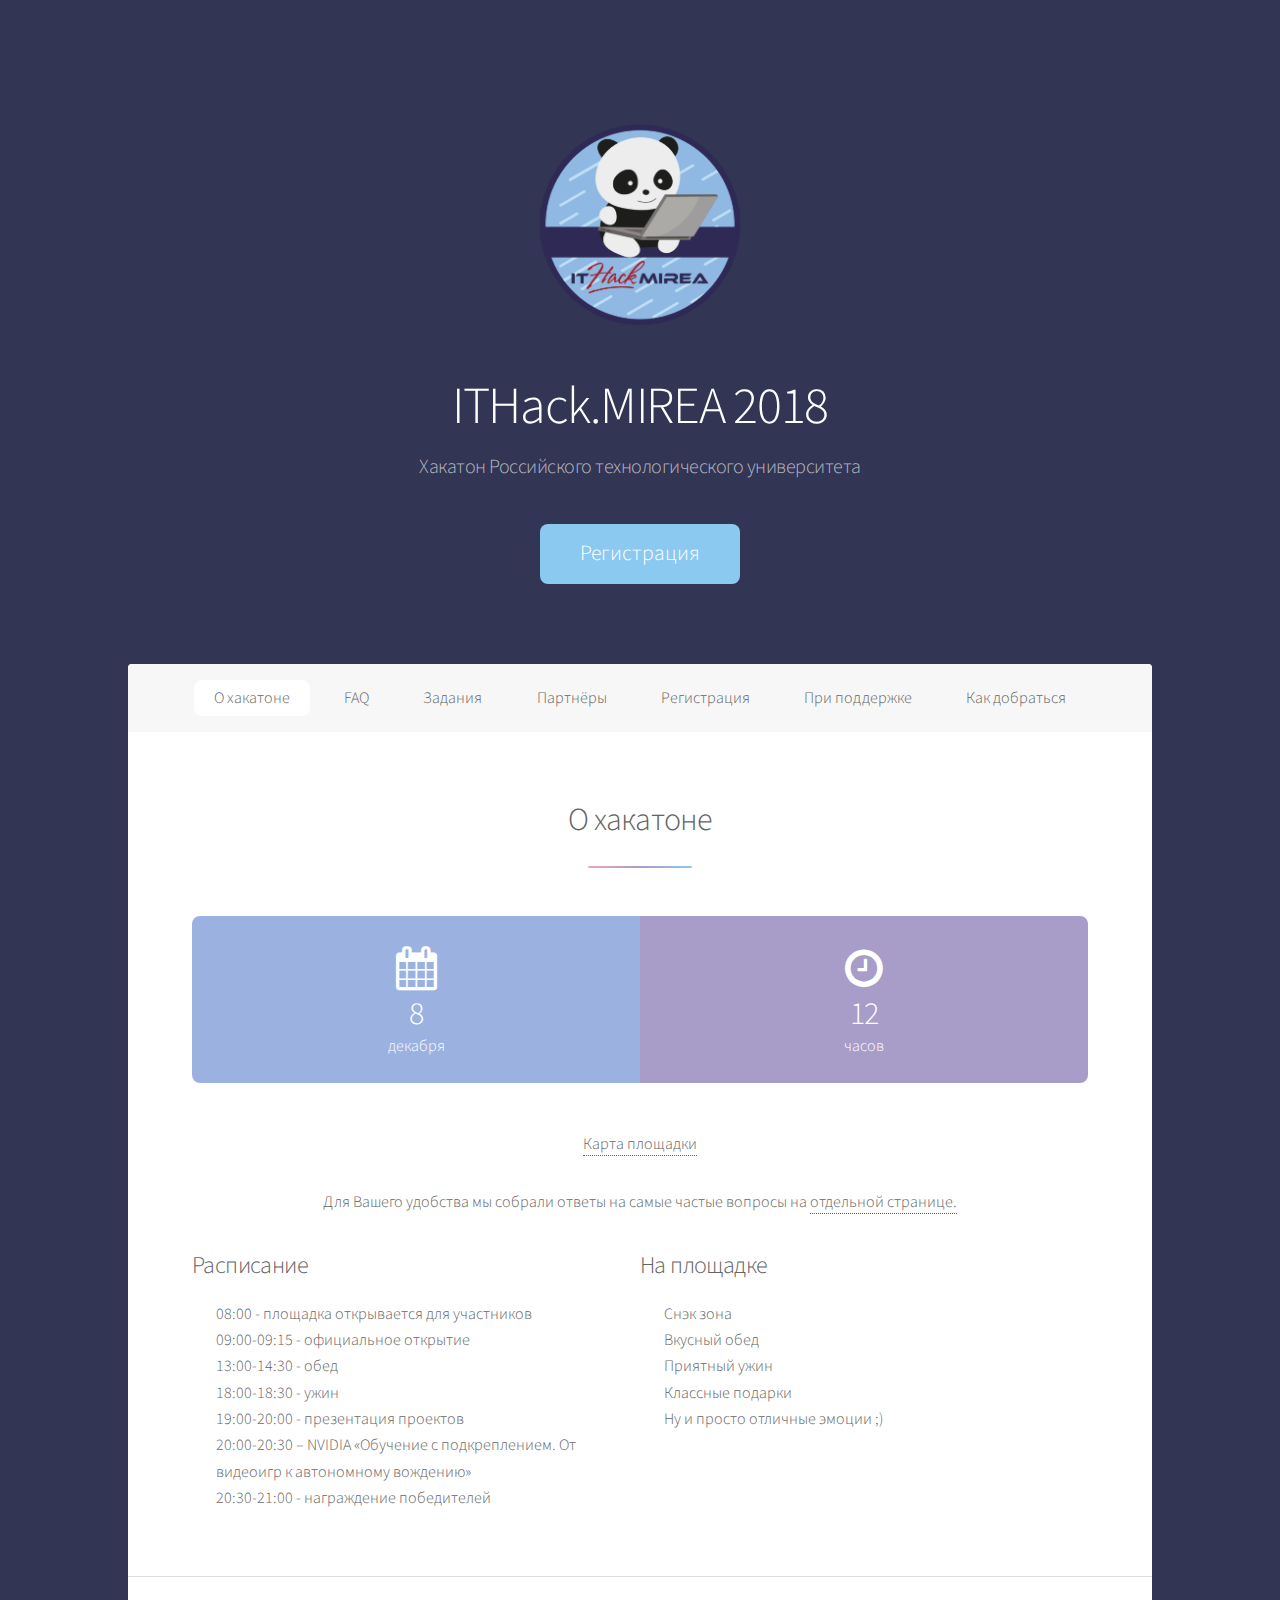
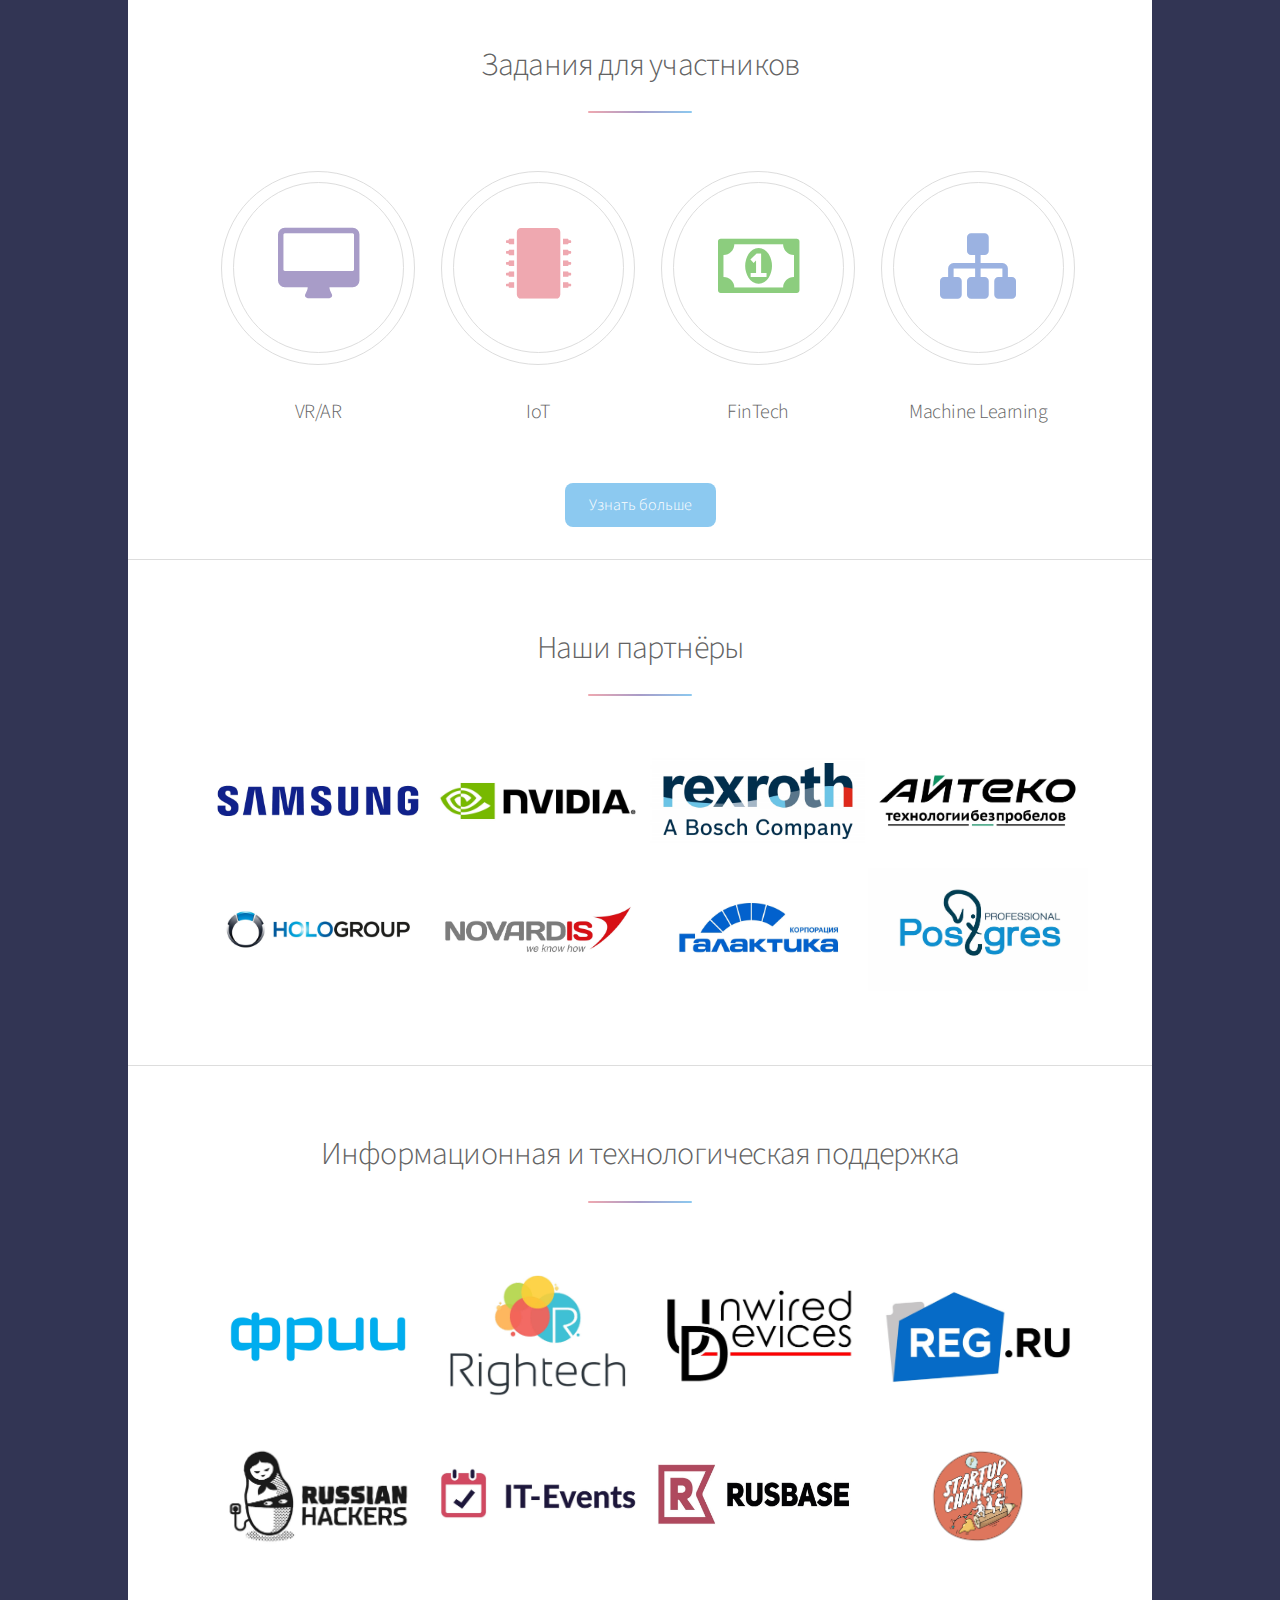
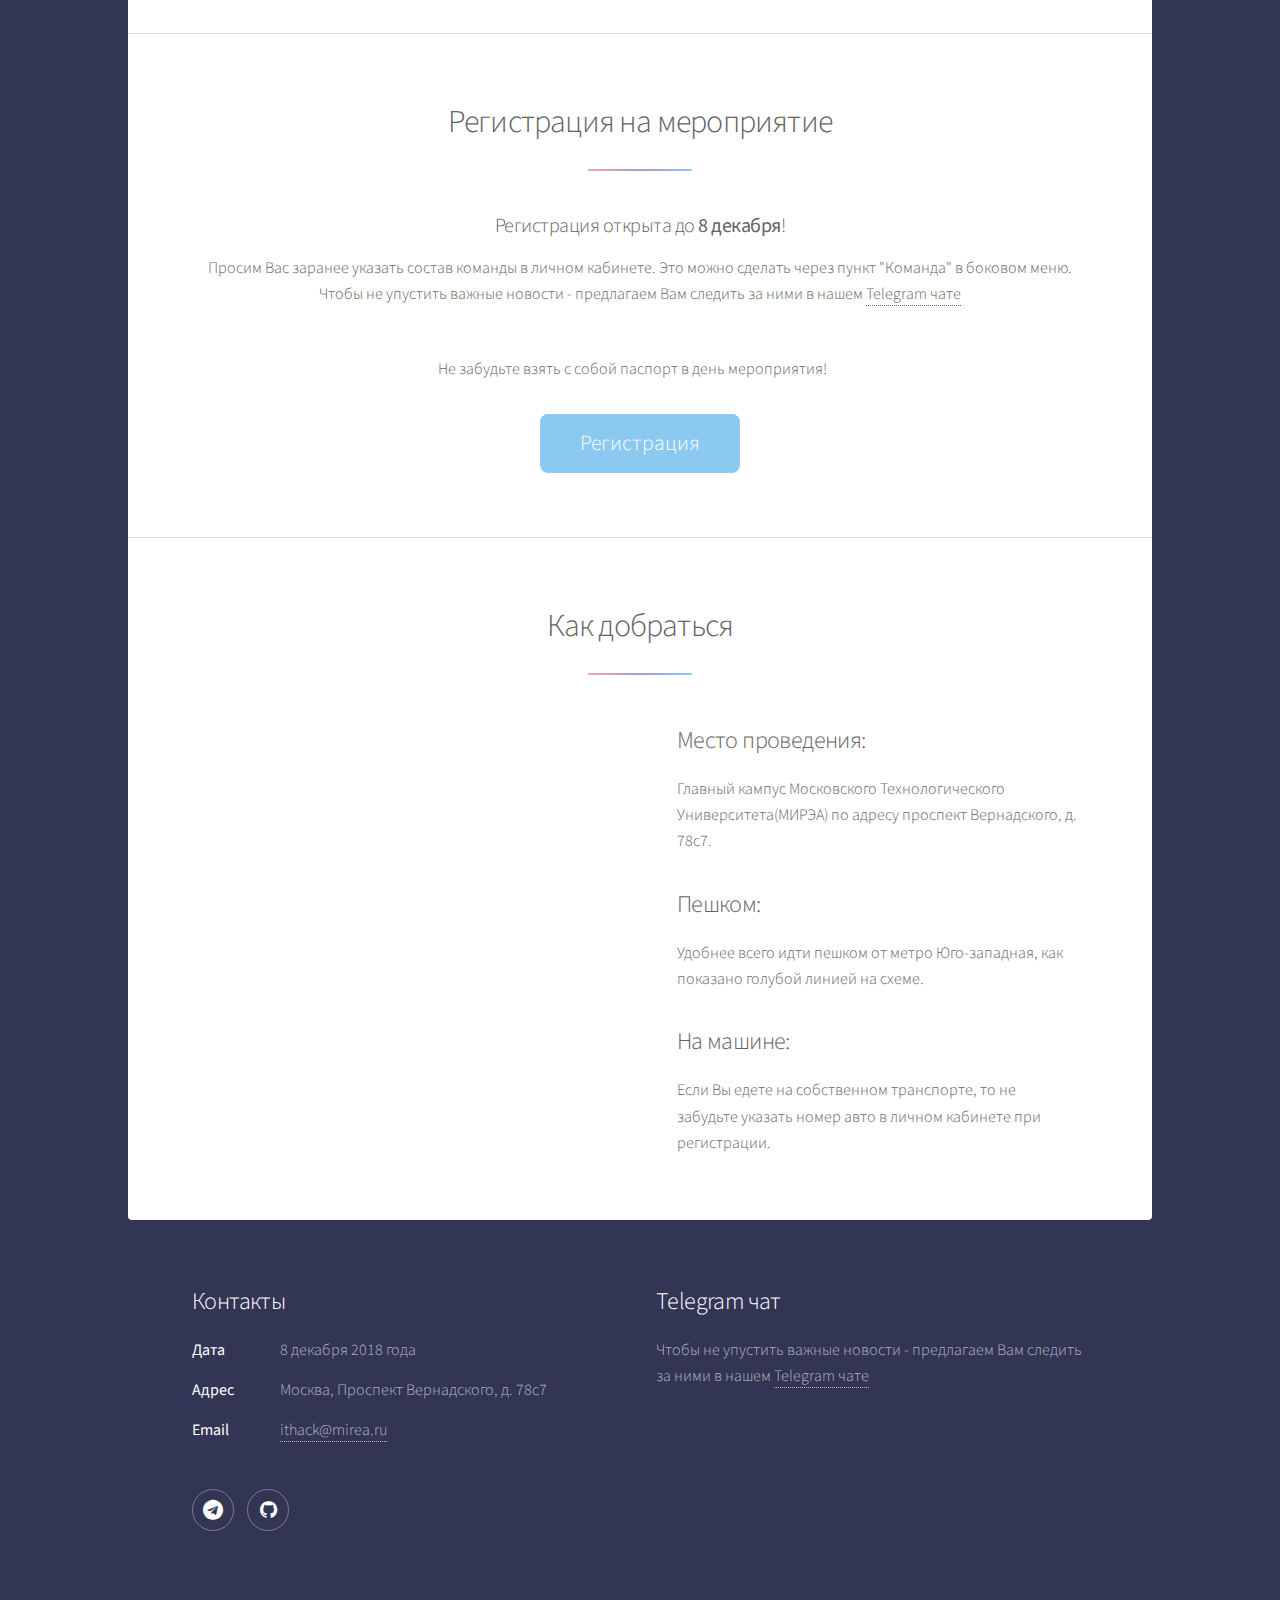
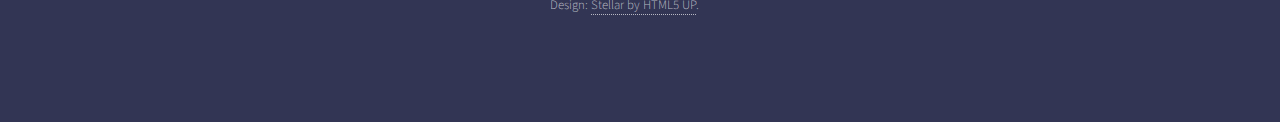
<file: index.html>
<!DOCTYPE HTML>
<html>
<head>
  <title>Хакатон ITHack.MIREA 2018</title>
  <meta charset="utf-8"/>
  <meta name="viewport" content="width=device-width, initial-scale=1"/>
  <!--[if lte IE 8]>
  <script src="assets/js/ie/html5shiv.js"></script><![endif]-->
  <link rel="stylesheet" href="assets/css/main.css"/>
  <link rel="stylesheet" href="assets/css/adds.css"/>
  <!--[if lte IE 9]>
  <link rel="stylesheet" href="assets/css/ie9.css"/><![endif]-->
  <!--[if lte IE 8]>
  <link rel="stylesheet" href="assets/css/ie8.css"/><![endif]-->

  <!-- Icon in the highest resolution we need it for -->
  <link rel="icon" sizes="192x192" href="images/icon192.png">

  <!-- Apple Touch Icon (reuse 192px icon.png) -->
  <link rel="apple-touch-icon" href="images/icon192.png">

  <meta property="og:url" content="https://ithack.mirea.ru">
  <meta property="og:type" content="website">
  <meta property="og:title" content="Хакатон ITHack.MIREA 2018">
  <meta property="og:image" content="https://ithack.mirea.ru/images/preview.jpg">
  <meta property="og:description" content="Хакатон ITHack.MIREA 2018. 8 декабря 2018 года. Москва.">
  <meta property="og:site_name" content="Хакатон ITHack.MIREA 2018">
  <meta property="og:locale" content="ru_RU">

  <!-- Experimental no cache -->
  <meta http-equiv="Cache-Control" content="no-cache, no-store, must-revalidate" />
  <meta http-equiv="Pragma" content="no-cache" />
  <meta http-equiv="Expires" content="0" />
</head>
<body>

<!-- Wrapper -->
<div id="wrapper">

  <!-- Header -->
  <header id="header" class="alt">
    <span class="logo"><img src="images/ithackmirea2018.png" alt=""/></span>
    <h1>ITHack.MIREA 2018</h1>
    <p>Хакатон Российского технологического университета<br/>
    <ul class="actions">
      <li>
        <a href="https://ithack.mirea.top/" class="button special big">Регистрация</a>
      </li>
    </ul>
  </header>

  <!-- Nav -->
  <nav id="nav">
    <ul>
      <li><a href="#info" class="active">О хакатоне</a></li>
      <li><a href="./faq.html">FAQ</a></li>
      <li><a href="#tasks">Задания</a></li>
      <li><a href="#partners">Партнёры</a></li>
      <li><a href="#reg">Регистрация</a></li>
      <!--<li><a href="#experts">Эксперты</a></li>-->
      <li><a href="#support">При поддержке</a></li>
      <li><a href="#where">Как добраться</a></li>
    </ul>
  </nav>

  <!-- Main -->
  <div id="main">

    <!-- First Section -->
    <section id="info" class="main special">
      <header class="major">
        <h2>О хакатоне</h2>
      </header>

      <ul class="statistics">
        <li class="style4">
          <span class="icon fa-calendar"></span>
          <strong>8</strong> декабря
        </li>
        <li class="style3">
          <span class="icon fa-clock-o"></span>
          <strong>12</strong> часов
        </li>
      </ul>

      <p><a href="./map.html">Карта площадки</a></p>
      <p>Для Вашего удобства мы собрали ответы на самые частые вопросы на <a href="./faq.html">отдельной странице.</a></p>

      <div class="about-wrap">
        <div>
          <h2>Расписание</h2>
          <ul>
            <li>
              08:00 - площадка открывается для участников
            </li>
            <li>
              09:00-09:15 - официальное открытие
            </li>
            <li>
              13:00-14:30 - обед
            </li>
            <li>
              18:00-18:30 - ужин
            </li>
            <li>
              19:00-20:00 - презентация проектов
            </li>
            <li>
              20:00-20:30 – NVIDIA «Обучение с подкреплением. От видеоигр к автономному вождению»
            </li>
            <li>
              20:30-21:00 - награждение победителей
            </li>
          </ul>
        </div>
        <div>
          <h2>На площадке</h2>
          <ul>
            <li>Снэк зона</li>
            <li>Вкусный обед</li>
            <li>Приятный ужин</li>
            <li>Классные подарки</li>
            <li>Ну и просто отличные эмоции ;)</li>
          </ul>
        </div>
      </div>
    </section>

    <section id="faq-mobile-link" class="main special faq-mobile-link">
      <header class="major">
        <h2>FAQ</h2>
      </header>

      <ul class="features">
        <li>
          <p>Для Вашего удобства мы собрали ответы на самые частые вопросы на <a href="./faq.html">отдельной странице.</a></p>
        </li>
      </ul>

      <a href="./faq.html" class="button special">
        Перейти к FAQ
      </a>
    </section>

    <section id="tasks" class="main special">
      <header class="major">
        <h2>Задания для участников</h2>
      </header>

      <ul class="partners tasks-list__main">
        <li>
          <a href="./partners.html#tasks-vr">
            <span class="icon major style3 fa-desktop"></span>
            <h3><span>VR/AR</span></h3>
          </a>
        </li>
        <li>
          <a href="./partners.html#tasks-iot">
            <span class="icon major style1 fa-microchip"></span>
            <h3><span>IoT</span></h3>
          </a>
        </li>
        <li>
          <a href="./partners.html#tasks-fintech">
            <span class="icon major style6 fa-money"></span>
            <h3><span>FinTech</span></h3>
          </a>
        </li>
        <li>
          <a href="./partners.html#tasks-ml">
            <span class="icon major style4 fa-sitemap"></span>
            <h3><span>Machine Learning</span></h3>
          </a>
        </li>
      </ul>

      <a href="./partners.html" class="button special">
        Узнать больше
      </a>
    </section>

    <!-- Second Section -->
    <section id="partners" class="main special">
      <header class="major">
        <h2>Наши партнёры</h2>
      </header>

      <ul class="partners links-no-border">
        <li>
          <img src="images/partners/samsung.jpg" alt="Samsung">
        </li>
        <li>
          <img src="images/info/nvidia.jpg" alt="Nvidia">
        </li>
        <li>
          <img src="images/partners/bosch.jpg" alt="Bosch">
        </li>
        <li>
          <img src="images/partners/i-teco.jpg" alt="Айтеко">
        </li>

        <li>
          <img src="images/partners/hologroup.jpg" alt="HoloGroup">
        </li>
        <li>
          <img src="images/partners/novardis.jpg" alt="Novardis">
        </li>
        <li>
          <img src="images/partners/galaktika.jpg" alt="Корпорация Галактика">
        </li>
        <li>
          <img src="images/partners/postgres-pro.jpg" alt="PostgresPro">
        </li>
      </ul>
    </section>

    <!-- Second Section -->
    <section id="support" class="main special">
      <header class="major">
        <h2>Информационная и технологическая поддержка</h2>
      </header>

      <ul class="partners links-no-border">
        <li>
          <a href="https://www.iidf.ru/">
            <img src="images/info/frii.jpg" alt="ФРИИ">
          </a>
        </li>
        <li>
          <a href="https://rightech.io/">
            <img src="images/info/righttech.jpg" alt="RightTech">
          </a>
        </li>
        <li>
          <a href="https://www.unwireddevices.com/">
            <img src="images/info/unwired.jpg" alt="Unwired Devices">
          </a>
        </li>
        <li>
          <a href="https://www.reg.ru/">
            <img src="images/info/regru.jpg" alt="Reg.ru">
          </a>
        </li>
        <li>
          <a href="https://vk.com/russian_hackers">
            <img src="images/info/rh.jpg" alt="Russian Hackers">
          </a>
        </li>
        <li>
          <a href="https://it-events.com">
            <img src="images/info/it-events.jpg" alt="IT-events.com">
          </a>
        </li>
        <li>
          <a href="https://rb.ru/">
            <img src="images/info/rusbase-logo.jpg" alt="RusBase">
          </a>
        </li>
        <li>
          <a href="https://t-do.ru/startupchances">
            <img src="images/info/startup-chances.jpg" alt="Startup Chances" class="fix__width50">
          </a>
        </li>
      </ul>
    </section>

    <!-- Get Started -->
    <section id="reg" class="main special">
      <header class="major">
        <h2>Регистрация на мероприятие</h2>
        <p>
        <h3>Регистрация открыта до <b>8 декабря</b>!</h3>
        Просим Вас заранее указать состав команды в личном кабинете. Это можно сделать через пункт "Команда" в боковом меню.
        Чтобы не упустить важные новости - предлагаем Вам следить за ними в нашем
        <a href="https://t-do.ru/ithackmirea">Telegram чате</a>
        </p>
      </header>
      <footer class="major">
        <ul class="actions">
          <li>
            <p>
              Не забудьте взять с собой паспорт в день мероприятия!
            </p>
          </li>
          <br>
          <li>
            <a href="https://ithack.mirea.top/" class="button special big">Регистрация</a>
          </li>
        </ul>
      </footer>
    </section>

    <!-- Introduction -->
    <section id="where" class="main special">
      <header class="major">
        <h2>Как добраться</h2>
      </header>

      <div class="where-wrap">
        <div class="where-map">
          <script type="text/javascript" charset="utf-8" async src="https://api-maps.yandex.ru/services/constructor/1.0/js/?um=constructor%3Afad0394dc41ac8d69a82e029b619075fa657fc14c790c35f7887dee77d46eadf&amp;width=100%&amp;height=473&amp;lang=ru_RU&amp;scroll=true"></script>
        </div>
        <div class="where-text">
          <ul>
            <li>
              <h2>Место проведения:</h2>
              <p>
                Главный кампус Московского Технологического Университета(МИРЭА) по адресу проспект Вернадского, д. 78с7.
              </p>
            </li>
            <li>
              <h2>Пешком:</h2>
              <p>
                Удобнее всего идти пешком от метро Юго-западная, как показано голубой линией на схеме.
              </p>
            </li>
            <li>
              <h2>На машине:</h2>
              <p>
                Если Вы едете на собственном транспорте, то не забудьте указать номер авто в личном кабинете при регистрации.
              </p>
            </li>
          </ul>
        </div>
      </div>
    </section>
  </div>

  <!-- Footer -->
  <footer id="footer">
    <section>
      <h2>Контакты</h2>
      <dl class="alt">
        <dt>Дата</dt>
        <dd>8 декабря 2018 года</dd>
        <dt>Адрес</dt>
        <dd>Москва, Проспект Вернадского, д. 78с7</dd>
        <dt>Email</dt>
        <dd><a href="#footer">ithack@mirea.ru</a></dd>
      </dl>
      <ul class="icons">
        <li><a href="https://t-do.ru/ithackmirea" class="icon fa-telegram alt"><span class="label">Telegram</span></a></li>
        <li><a href="https://github.com/mirea-pandahack" class="icon fa-github alt"><span class="label">GitHub</span></a></li>
      </ul>
    </section>
    <section>
      <h2>Telegram чат</h2>
      <p>
        Чтобы не упустить важные новости - предлагаем Вам следить за ними в нашем
        <a href="https://t-do.ru/ithackmirea">Telegram чате</a>
      </p>
      <!--<ul class="actions">-->
      <!--<li><a href="partners.html" class="button">Информация для партнёров</a></li>-->
      <!--</ul>-->
    </section>
    <p class="copyright">Design: <a href="https://html5up.net">Stellar by HTML5 UP</a>.</p>
  </footer>

</div>

<!-- Scripts -->
<script src="assets/js/jquery.min.js"></script>
<script src="assets/js/jquery.scrollex.min.js"></script>
<script src="assets/js/jquery.scrolly.min.js"></script>
<script src="assets/js/skel.min.js"></script>
<script src="assets/js/util.js"></script>
<!--[if lte IE 8]>
<script src="assets/js/ie/respond.min.js"></script><![endif]-->
<script src="assets/js/main.js"></script>
<!-- Yandex.Metrika counter --> <script type="text/javascript" > (function (d, w, c) { (w[c] = w[c] || []).push(function() { try { w.yaCounter51345340 = new Ya.Metrika2({ id:51345340, clickmap:true, trackLinks:true, accurateTrackBounce:true }); } catch(e) { } }); var n = d.getElementsByTagName("script")[0], s = d.createElement("script"), f = function () { n.parentNode.insertBefore(s, n); }; s.type = "text/javascript"; s.async = true; s.src = "https://mc.yandex.ru/metrika/tag.js"; if (w.opera == "[object Opera]") { d.addEventListener("DOMContentLoaded", f, false); } else { f(); } })(document, window, "yandex_metrika_callbacks2"); </script> <noscript><div><img src="https://mc.yandex.ru/watch/51345340" style="position:absolute; left:-9999px;" alt="" /></div></noscript> <!-- /Yandex.Metrika counter -->

</body>
</html>
</file>
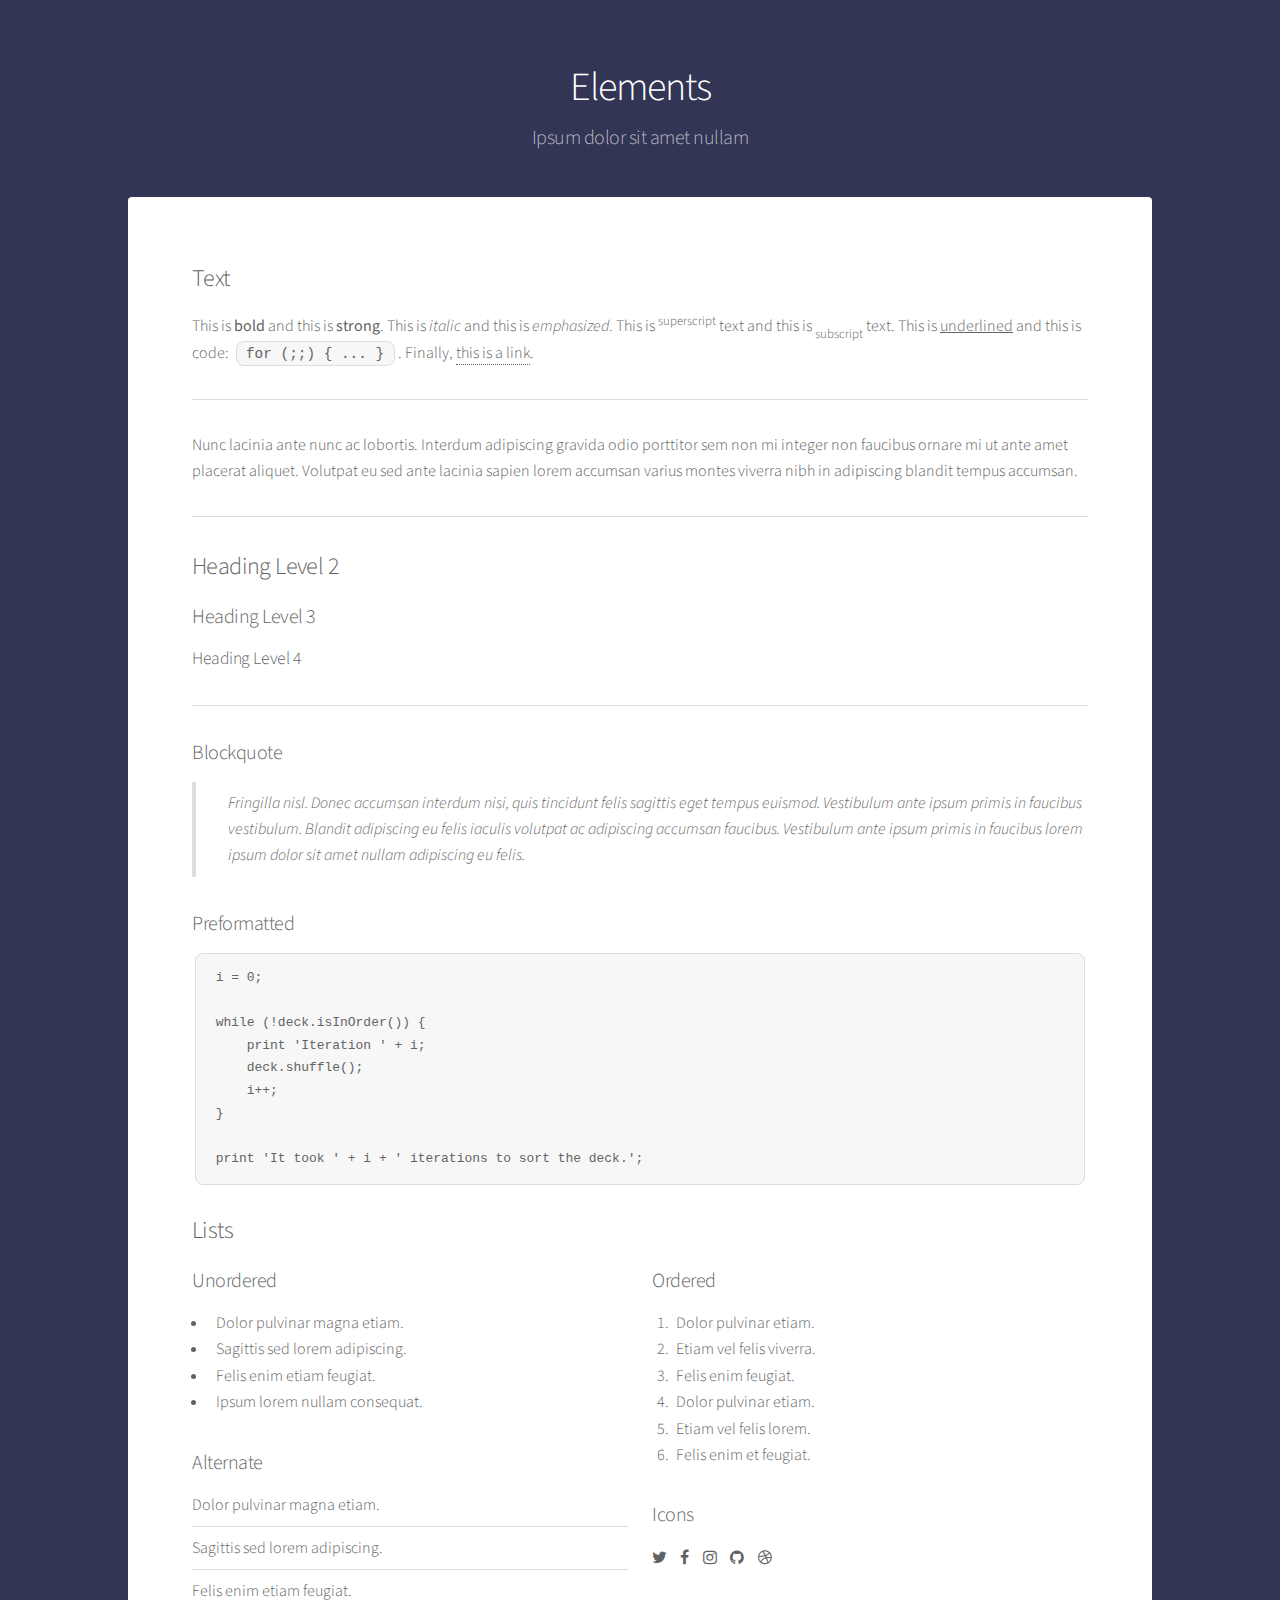
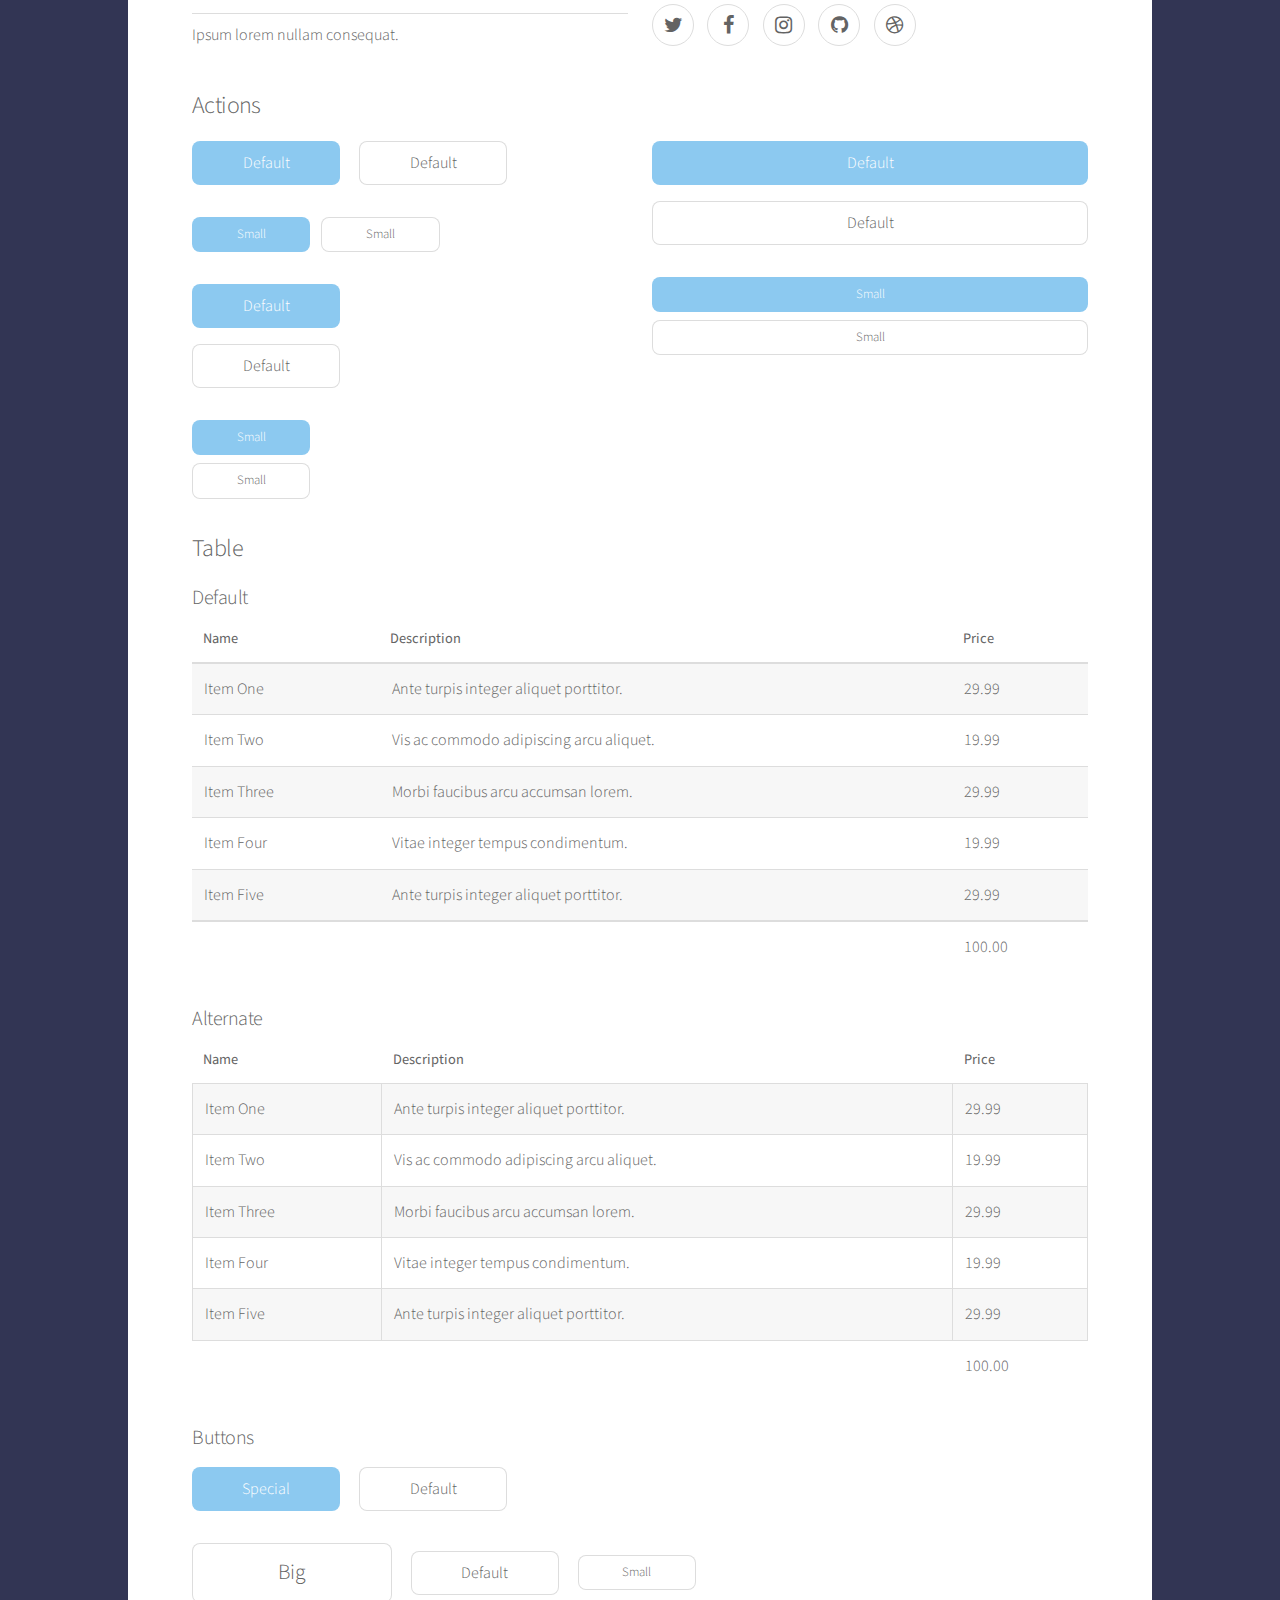
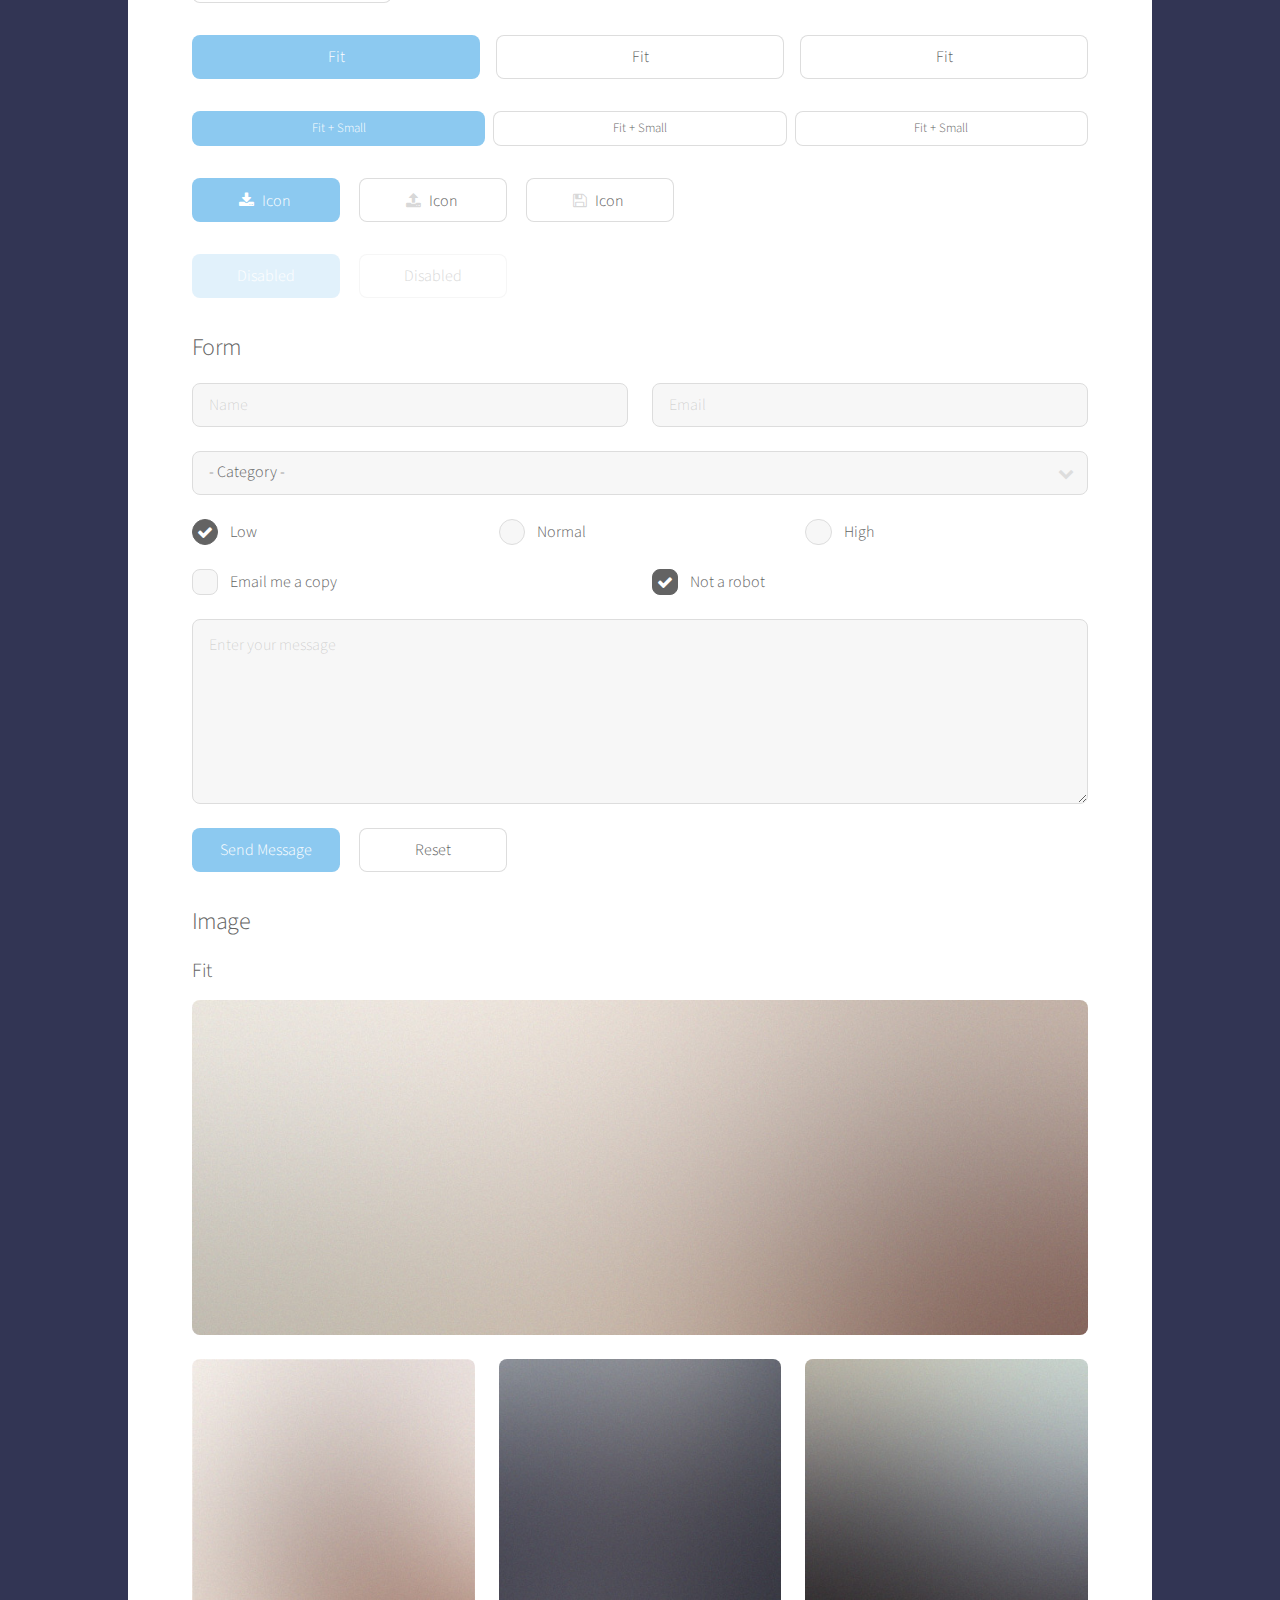
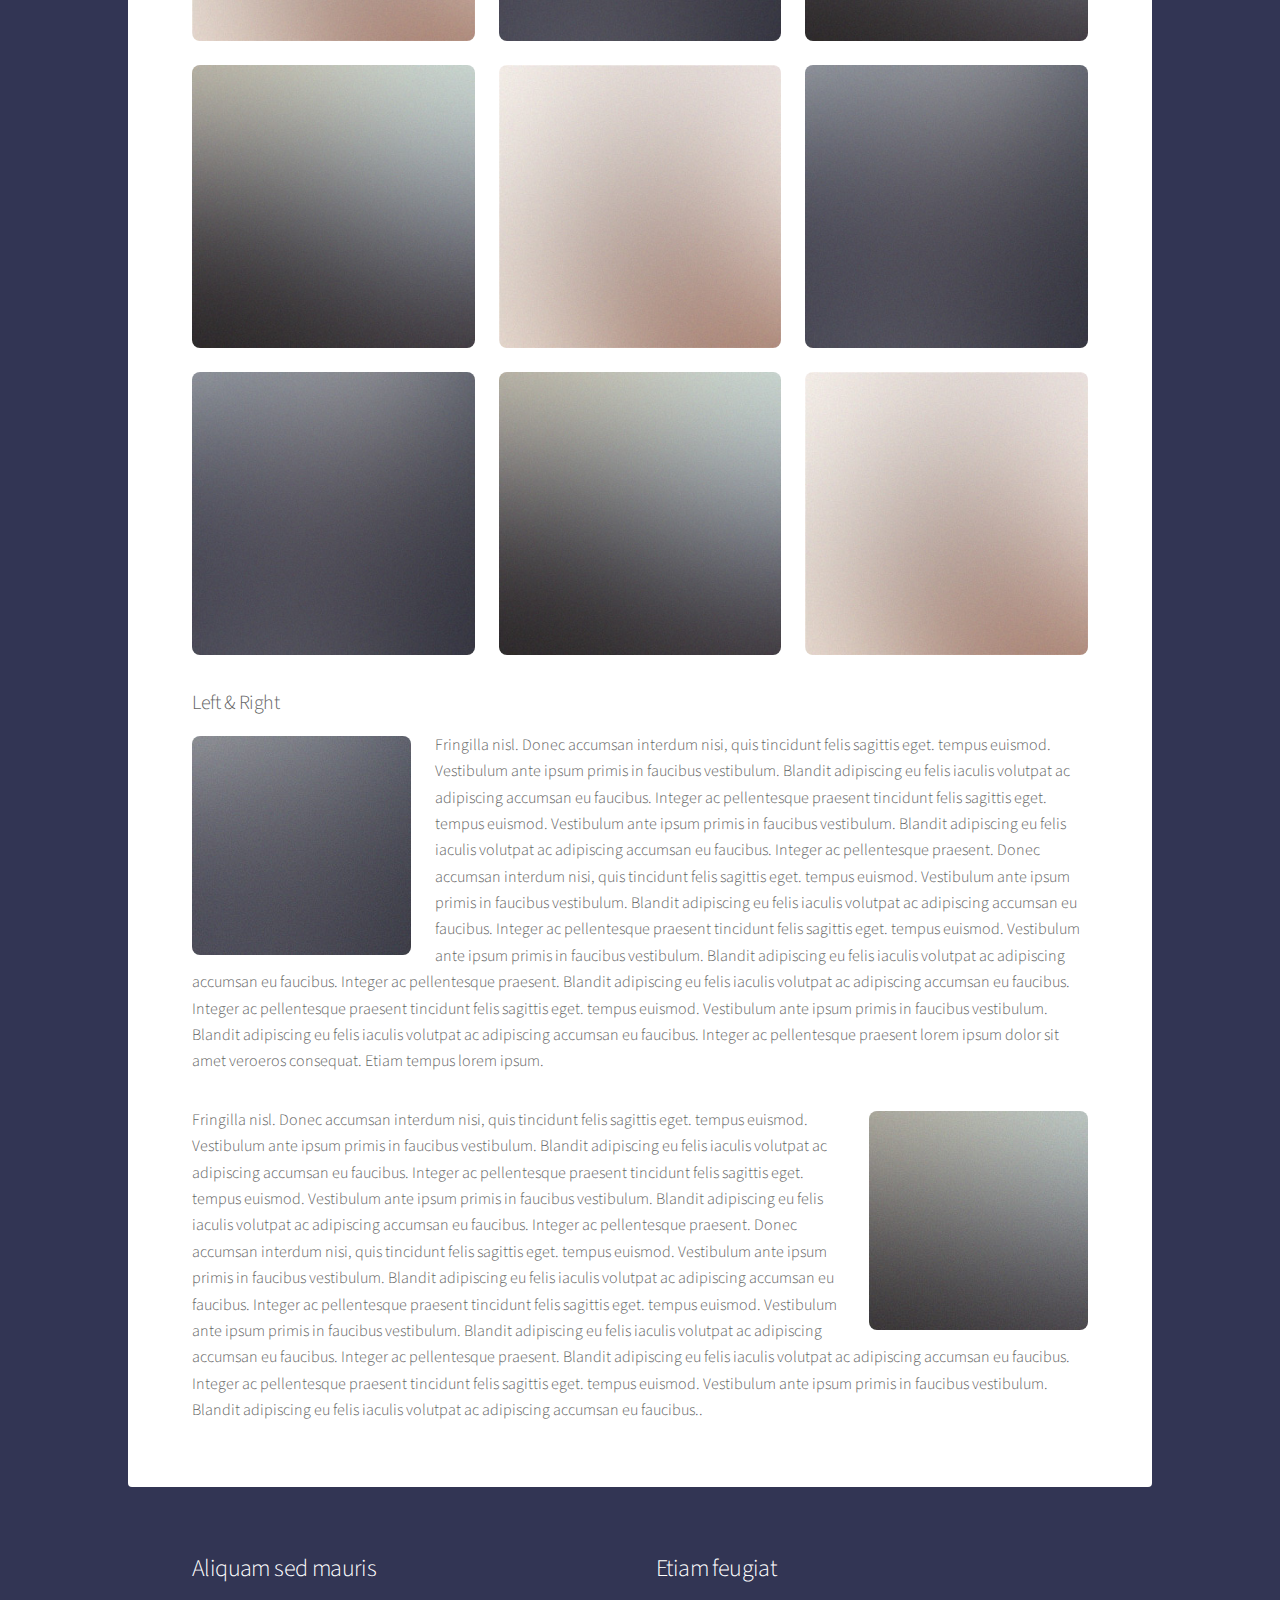
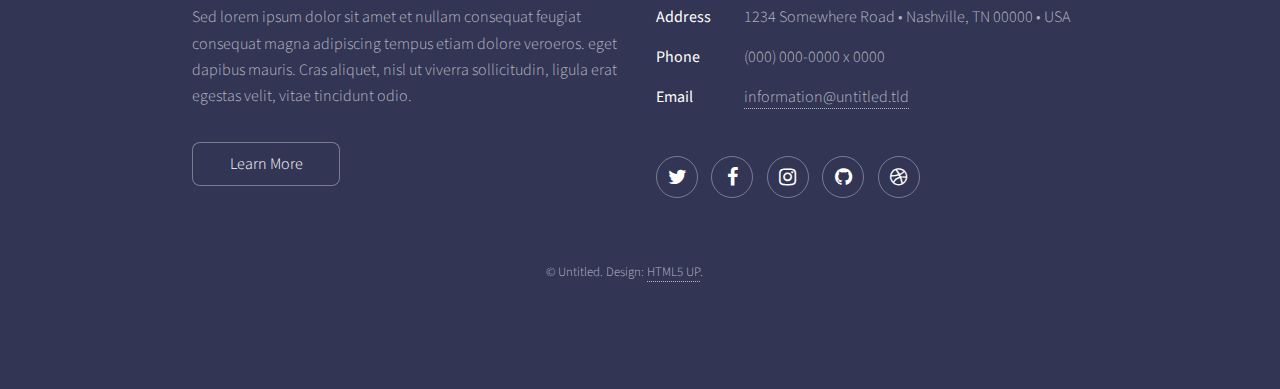
<file: elements.html>
<!DOCTYPE HTML>
<!--
	Stellar by HTML5 UP
	html5up.net | @ajlkn
	Free for personal and commercial use under the CCA 3.0 license (html5up.net/license)
-->
<html>
	<head>
		<title>Elements - Stellar by HTML5 UP</title>
		<meta charset="utf-8" />
		<meta name="viewport" content="width=device-width, initial-scale=1" />
		<!--[if lte IE 8]><script src="assets/js/ie/html5shiv.js"></script><![endif]-->
		<link rel="stylesheet" href="assets/css/main.css" />
		<!--[if lte IE 9]><link rel="stylesheet" href="assets/css/ie9.css" /><![endif]-->
		<!--[if lte IE 8]><link rel="stylesheet" href="assets/css/ie8.css" /><![endif]-->
	</head>
	<body>

		<!-- Wrapper -->
			<div id="wrapper">

				<!-- Header -->
					<header id="header">
						<h1>Elements</h1>
						<p>Ipsum dolor sit amet nullam</p>
					</header>

				<!-- Main -->
					<div id="main">

						<!-- Content -->
							<section id="content" class="main">

								<!-- Text -->
									<section>
										<h2>Text</h2>
										<p>This is <b>bold</b> and this is <strong>strong</strong>. This is <i>italic</i> and this is <em>emphasized</em>.
										This is <sup>superscript</sup> text and this is <sub>subscript</sub> text.
										This is <u>underlined</u> and this is code: <code>for (;;) { ... }</code>. Finally, <a href="#">this is a link</a>.</p>
										<hr />
										<p>Nunc lacinia ante nunc ac lobortis. Interdum adipiscing gravida odio porttitor sem non mi integer non faucibus ornare mi ut ante amet placerat aliquet. Volutpat eu sed ante lacinia sapien lorem accumsan varius montes viverra nibh in adipiscing blandit tempus accumsan.</p>
										<hr />
										<h2>Heading Level 2</h2>
										<h3>Heading Level 3</h3>
										<h4>Heading Level 4</h4>
										<hr />
										<h3>Blockquote</h3>
										<blockquote>Fringilla nisl. Donec accumsan interdum nisi, quis tincidunt felis sagittis eget tempus euismod. Vestibulum ante ipsum primis in faucibus vestibulum. Blandit adipiscing eu felis iaculis volutpat ac adipiscing accumsan faucibus. Vestibulum ante ipsum primis in faucibus lorem ipsum dolor sit amet nullam adipiscing eu felis.</blockquote>
										<h3>Preformatted</h3>
										<pre><code>i = 0;

while (!deck.isInOrder()) {
    print 'Iteration ' + i;
    deck.shuffle();
    i++;
}

print 'It took ' + i + ' iterations to sort the deck.';</code></pre>
									</section>

								<!-- Lists -->
									<section>
										<h2>Lists</h2>
										<div class="row">
											<div class="6u 12u$(medium)">
												<h3>Unordered</h3>
												<ul>
													<li>Dolor pulvinar magna etiam.</li>
													<li>Sagittis sed lorem adipiscing.</li>
													<li>Felis enim etiam feugiat.</li>
													<li>Ipsum lorem nullam consequat.</li>
												</ul>
												<h3>Alternate</h3>
												<ul class="alt">
													<li>Dolor pulvinar magna etiam.</li>
													<li>Sagittis sed lorem adipiscing.</li>
													<li>Felis enim etiam feugiat.</li>
													<li>Ipsum lorem nullam consequat.</li>
												</ul>
											</div>
											<div class="6u$ 12u$(medium)">
												<h3>Ordered</h3>
												<ol>
													<li>Dolor pulvinar etiam.</li>
													<li>Etiam vel felis viverra.</li>
													<li>Felis enim feugiat.</li>
													<li>Dolor pulvinar etiam.</li>
													<li>Etiam vel felis lorem.</li>
													<li>Felis enim et feugiat.</li>
												</ol>
												<h3>Icons</h3>
												<ul class="icons">
													<li><a href="#" class="icon fa-twitter"><span class="label">Twitter</span></a></li>
													<li><a href="#" class="icon fa-facebook"><span class="label">Facebook</span></a></li>
													<li><a href="#" class="icon fa-instagram"><span class="label">Instagram</span></a></li>
													<li><a href="#" class="icon fa-github"><span class="label">GitHub</span></a></li>
													<li><a href="#" class="icon fa-dribbble"><span class="label">Dribbble</span></a></li>
												</ul>
												<ul class="icons">
													<li><a href="#" class="icon alt fa-twitter"><span class="label">Twitter</span></a></li>
													<li><a href="#" class="icon alt fa-facebook"><span class="label">Facebook</span></a></li>
													<li><a href="#" class="icon alt fa-instagram"><span class="label">Instagram</span></a></li>
													<li><a href="#" class="icon alt fa-github"><span class="label">GitHub</span></a></li>
													<li><a href="#" class="icon alt fa-dribbble"><span class="label">Dribbble</span></a></li>
												</ul>
											</div>
										</div>
										<h2>Actions</h2>
										<div class="row">
											<div class="6u 12u$(medium)">
												<ul class="actions">
													<li><a href="#" class="button special">Default</a></li>
													<li><a href="#" class="button">Default</a></li>
												</ul>
												<ul class="actions small">
													<li><a href="#" class="button special small">Small</a></li>
													<li><a href="#" class="button small">Small</a></li>
												</ul>
												<ul class="actions vertical">
													<li><a href="#" class="button special">Default</a></li>
													<li><a href="#" class="button">Default</a></li>
												</ul>
												<ul class="actions vertical small">
													<li><a href="#" class="button special small">Small</a></li>
													<li><a href="#" class="button small">Small</a></li>
												</ul>
											</div>
											<div class="6u 12u$(medium)">
												<ul class="actions vertical">
													<li><a href="#" class="button special fit">Default</a></li>
													<li><a href="#" class="button fit">Default</a></li>
												</ul>
												<ul class="actions vertical small">
													<li><a href="#" class="button special small fit">Small</a></li>
													<li><a href="#" class="button small fit">Small</a></li>
												</ul>
											</div>
										</div>
									</section>

								<!-- Table -->
									<section>
										<h2>Table</h2>
										<h3>Default</h3>
										<div class="table-wrapper">
											<table>
												<thead>
													<tr>
														<th>Name</th>
														<th>Description</th>
														<th>Price</th>
													</tr>
												</thead>
												<tbody>
													<tr>
														<td>Item One</td>
														<td>Ante turpis integer aliquet porttitor.</td>
														<td>29.99</td>
													</tr>
													<tr>
														<td>Item Two</td>
														<td>Vis ac commodo adipiscing arcu aliquet.</td>
														<td>19.99</td>
													</tr>
													<tr>
														<td>Item Three</td>
														<td> Morbi faucibus arcu accumsan lorem.</td>
														<td>29.99</td>
													</tr>
													<tr>
														<td>Item Four</td>
														<td>Vitae integer tempus condimentum.</td>
														<td>19.99</td>
													</tr>
													<tr>
														<td>Item Five</td>
														<td>Ante turpis integer aliquet porttitor.</td>
														<td>29.99</td>
													</tr>
												</tbody>
												<tfoot>
													<tr>
														<td colspan="2"></td>
														<td>100.00</td>
													</tr>
												</tfoot>
											</table>
										</div>

										<h3>Alternate</h3>
										<div class="table-wrapper">
											<table class="alt">
												<thead>
													<tr>
														<th>Name</th>
														<th>Description</th>
														<th>Price</th>
													</tr>
												</thead>
												<tbody>
													<tr>
														<td>Item One</td>
														<td>Ante turpis integer aliquet porttitor.</td>
														<td>29.99</td>
													</tr>
													<tr>
														<td>Item Two</td>
														<td>Vis ac commodo adipiscing arcu aliquet.</td>
														<td>19.99</td>
													</tr>
													<tr>
														<td>Item Three</td>
														<td> Morbi faucibus arcu accumsan lorem.</td>
														<td>29.99</td>
													</tr>
													<tr>
														<td>Item Four</td>
														<td>Vitae integer tempus condimentum.</td>
														<td>19.99</td>
													</tr>
													<tr>
														<td>Item Five</td>
														<td>Ante turpis integer aliquet porttitor.</td>
														<td>29.99</td>
													</tr>
												</tbody>
												<tfoot>
													<tr>
														<td colspan="2"></td>
														<td>100.00</td>
													</tr>
												</tfoot>
											</table>
										</div>
									</section>

								<!-- Buttons -->
									<section>
										<h3>Buttons</h3>
										<ul class="actions">
											<li><a href="#" class="button special">Special</a></li>
											<li><a href="#" class="button">Default</a></li>
										</ul>
										<ul class="actions">
											<li><a href="#" class="button big">Big</a></li>
											<li><a href="#" class="button">Default</a></li>
											<li><a href="#" class="button small">Small</a></li>
										</ul>
										<ul class="actions fit">
											<li><a href="#" class="button special fit">Fit</a></li>
											<li><a href="#" class="button fit">Fit</a></li>
											<li><a href="#" class="button fit">Fit</a></li>
										</ul>
										<ul class="actions fit small">
											<li><a href="#" class="button special fit small">Fit + Small</a></li>
											<li><a href="#" class="button fit small">Fit + Small</a></li>
											<li><a href="#" class="button fit small">Fit + Small</a></li>
										</ul>
										<ul class="actions">
											<li><a href="#" class="button special icon fa-download">Icon</a></li>
											<li><a href="#" class="button icon fa-upload">Icon</a></li>
											<li><a href="#" class="button icon fa-save">Icon</a></li>
										</ul>
										<ul class="actions">
											<li><span class="button special disabled">Disabled</span></li>
											<li><span class="button disabled">Disabled</span></li>
										</ul>
									</section>

								<!-- Form -->
									<section>
										<h2>Form</h2>
										<form method="post" action="#">
											<div class="row uniform">
												<div class="6u 12u$(xsmall)">
													<input type="text" name="demo-name" id="demo-name" value="" placeholder="Name" />
												</div>
												<div class="6u$ 12u$(xsmall)">
													<input type="email" name="demo-email" id="demo-email" value="" placeholder="Email" />
												</div>
												<div class="12u$">
													<div class="select-wrapper">
														<select name="demo-category" id="demo-category">
															<option value="">- Category -</option>
															<option value="1">Manufacturing</option>
															<option value="1">Shipping</option>
															<option value="1">Administration</option>
															<option value="1">Human Resources</option>
														</select>
													</div>
												</div>
												<div class="4u 12u$(small)">
													<input type="radio" id="demo-priority-low" name="demo-priority" checked>
													<label for="demo-priority-low">Low</label>
												</div>
												<div class="4u 12u$(small)">
													<input type="radio" id="demo-priority-normal" name="demo-priority">
													<label for="demo-priority-normal">Normal</label>
												</div>
												<div class="4u$ 12u$(small)">
													<input type="radio" id="demo-priority-high" name="demo-priority">
													<label for="demo-priority-high">High</label>
												</div>
												<div class="6u 12u$(small)">
													<input type="checkbox" id="demo-copy" name="demo-copy">
													<label for="demo-copy">Email me a copy</label>
												</div>
												<div class="6u$ 12u$(small)">
													<input type="checkbox" id="demo-human" name="demo-human" checked>
													<label for="demo-human">Not a robot</label>
												</div>
												<div class="12u$">
													<textarea name="demo-message" id="demo-message" placeholder="Enter your message" rows="6"></textarea>
												</div>
												<div class="12u$">
													<ul class="actions">
														<li><input type="submit" value="Send Message" class="special" /></li>
														<li><input type="reset" value="Reset" /></li>
													</ul>
												</div>
											</div>
										</form>
									</section>

								<!-- Image -->
									<section>
										<h2>Image</h2>
										<h3>Fit</h3>
										<div class="box alt">
											<div class="row uniform">
												<div class="12u$"><span class="image fit"><img src="images/pic04.jpg" alt="" /></span></div>
												<div class="4u"><span class="image fit"><img src="images/pic01.jpg" alt="" /></span></div>
												<div class="4u"><span class="image fit"><img src="images/pic02.jpg" alt="" /></span></div>
												<div class="4u$"><span class="image fit"><img src="images/pic03.jpg" alt="" /></span></div>
												<div class="4u"><span class="image fit"><img src="images/pic03.jpg" alt="" /></span></div>
												<div class="4u"><span class="image fit"><img src="images/pic01.jpg" alt="" /></span></div>
												<div class="4u$"><span class="image fit"><img src="images/pic02.jpg" alt="" /></span></div>
												<div class="4u"><span class="image fit"><img src="images/pic02.jpg" alt="" /></span></div>
												<div class="4u"><span class="image fit"><img src="images/pic03.jpg" alt="" /></span></div>
												<div class="4u$"><span class="image fit"><img src="images/pic01.jpg" alt="" /></span></div>
											</div>
										</div>
										<h3>Left &amp; Right</h3>
										<p><span class="image left"><img src="images/pic05.jpg" alt="" /></span>Fringilla nisl. Donec accumsan interdum nisi, quis tincidunt felis sagittis eget. tempus euismod. Vestibulum ante ipsum primis in faucibus vestibulum. Blandit adipiscing eu felis iaculis volutpat ac adipiscing accumsan eu faucibus. Integer ac pellentesque praesent tincidunt felis sagittis eget. tempus euismod. Vestibulum ante ipsum primis in faucibus vestibulum. Blandit adipiscing eu felis iaculis volutpat ac adipiscing accumsan eu faucibus. Integer ac pellentesque praesent. Donec accumsan interdum nisi, quis tincidunt felis sagittis eget. tempus euismod. Vestibulum ante ipsum primis in faucibus vestibulum. Blandit adipiscing eu felis iaculis volutpat ac adipiscing accumsan eu faucibus. Integer ac pellentesque praesent tincidunt felis sagittis eget. tempus euismod. Vestibulum ante ipsum primis in faucibus vestibulum. Blandit adipiscing eu felis iaculis volutpat ac adipiscing accumsan eu faucibus. Integer ac pellentesque praesent. Blandit adipiscing eu felis iaculis volutpat ac adipiscing accumsan eu faucibus. Integer ac pellentesque praesent tincidunt felis sagittis eget. tempus euismod. Vestibulum ante ipsum primis in faucibus vestibulum. Blandit adipiscing eu felis iaculis volutpat ac adipiscing accumsan eu faucibus. Integer ac pellentesque praesent lorem ipsum dolor sit amet veroeros consequat. Etiam tempus lorem ipsum.</p>
										<p><span class="image right"><img src="images/pic06.jpg" alt="" /></span>Fringilla nisl. Donec accumsan interdum nisi, quis tincidunt felis sagittis eget. tempus euismod. Vestibulum ante ipsum primis in faucibus vestibulum. Blandit adipiscing eu felis iaculis volutpat ac adipiscing accumsan eu faucibus. Integer ac pellentesque praesent tincidunt felis sagittis eget. tempus euismod. Vestibulum ante ipsum primis in faucibus vestibulum. Blandit adipiscing eu felis iaculis volutpat ac adipiscing accumsan eu faucibus. Integer ac pellentesque praesent. Donec accumsan interdum nisi, quis tincidunt felis sagittis eget. tempus euismod. Vestibulum ante ipsum primis in faucibus vestibulum. Blandit adipiscing eu felis iaculis volutpat ac adipiscing accumsan eu faucibus. Integer ac pellentesque praesent tincidunt felis sagittis eget. tempus euismod. Vestibulum ante ipsum primis in faucibus vestibulum. Blandit adipiscing eu felis iaculis volutpat ac adipiscing accumsan eu faucibus. Integer ac pellentesque praesent. Blandit adipiscing eu felis iaculis volutpat ac adipiscing accumsan eu faucibus. Integer ac pellentesque praesent tincidunt felis sagittis eget. tempus euismod. Vestibulum ante ipsum primis in faucibus vestibulum. Blandit adipiscing eu felis iaculis volutpat ac adipiscing accumsan eu faucibus..</p>
									</section>

							</section>

					</div>

				<!-- Footer -->
					<footer id="footer">
						<section>
							<h2>Aliquam sed mauris</h2>
							<p>Sed lorem ipsum dolor sit amet et nullam consequat feugiat consequat magna adipiscing tempus etiam dolore veroeros. eget dapibus mauris. Cras aliquet, nisl ut viverra sollicitudin, ligula erat egestas velit, vitae tincidunt odio.</p>
							<ul class="actions">
								<li><a href="#" class="button">Learn More</a></li>
							</ul>
						</section>
						<section>
							<h2>Etiam feugiat</h2>
							<dl class="alt">
								<dt>Address</dt>
								<dd>1234 Somewhere Road &bull; Nashville, TN 00000 &bull; USA</dd>
								<dt>Phone</dt>
								<dd>(000) 000-0000 x 0000</dd>
								<dt>Email</dt>
								<dd><a href="#">information@untitled.tld</a></dd>
							</dl>
							<ul class="icons">
								<li><a href="#" class="icon fa-twitter alt"><span class="label">Twitter</span></a></li>
								<li><a href="#" class="icon fa-facebook alt"><span class="label">Facebook</span></a></li>
								<li><a href="#" class="icon fa-instagram alt"><span class="label">Instagram</span></a></li>
								<li><a href="#" class="icon fa-github alt"><span class="label">GitHub</span></a></li>
								<li><a href="#" class="icon fa-dribbble alt"><span class="label">Dribbble</span></a></li>
							</ul>
						</section>
						<p class="copyright">&copy; Untitled. Design: <a href="https://html5up.net">HTML5 UP</a>.</p>
					</footer>

			</div>

		<!-- Scripts -->
			<script src="assets/js/jquery.min.js"></script>
			<script src="assets/js/jquery.scrollex.min.js"></script>
			<script src="assets/js/jquery.scrolly.min.js"></script>
			<script src="assets/js/skel.min.js"></script>
			<script src="assets/js/util.js"></script>
			<!--[if lte IE 8]><script src="assets/js/ie/respond.min.js"></script><![endif]-->
			<script src="assets/js/main.js"></script>

	</body>
</html>
</file>
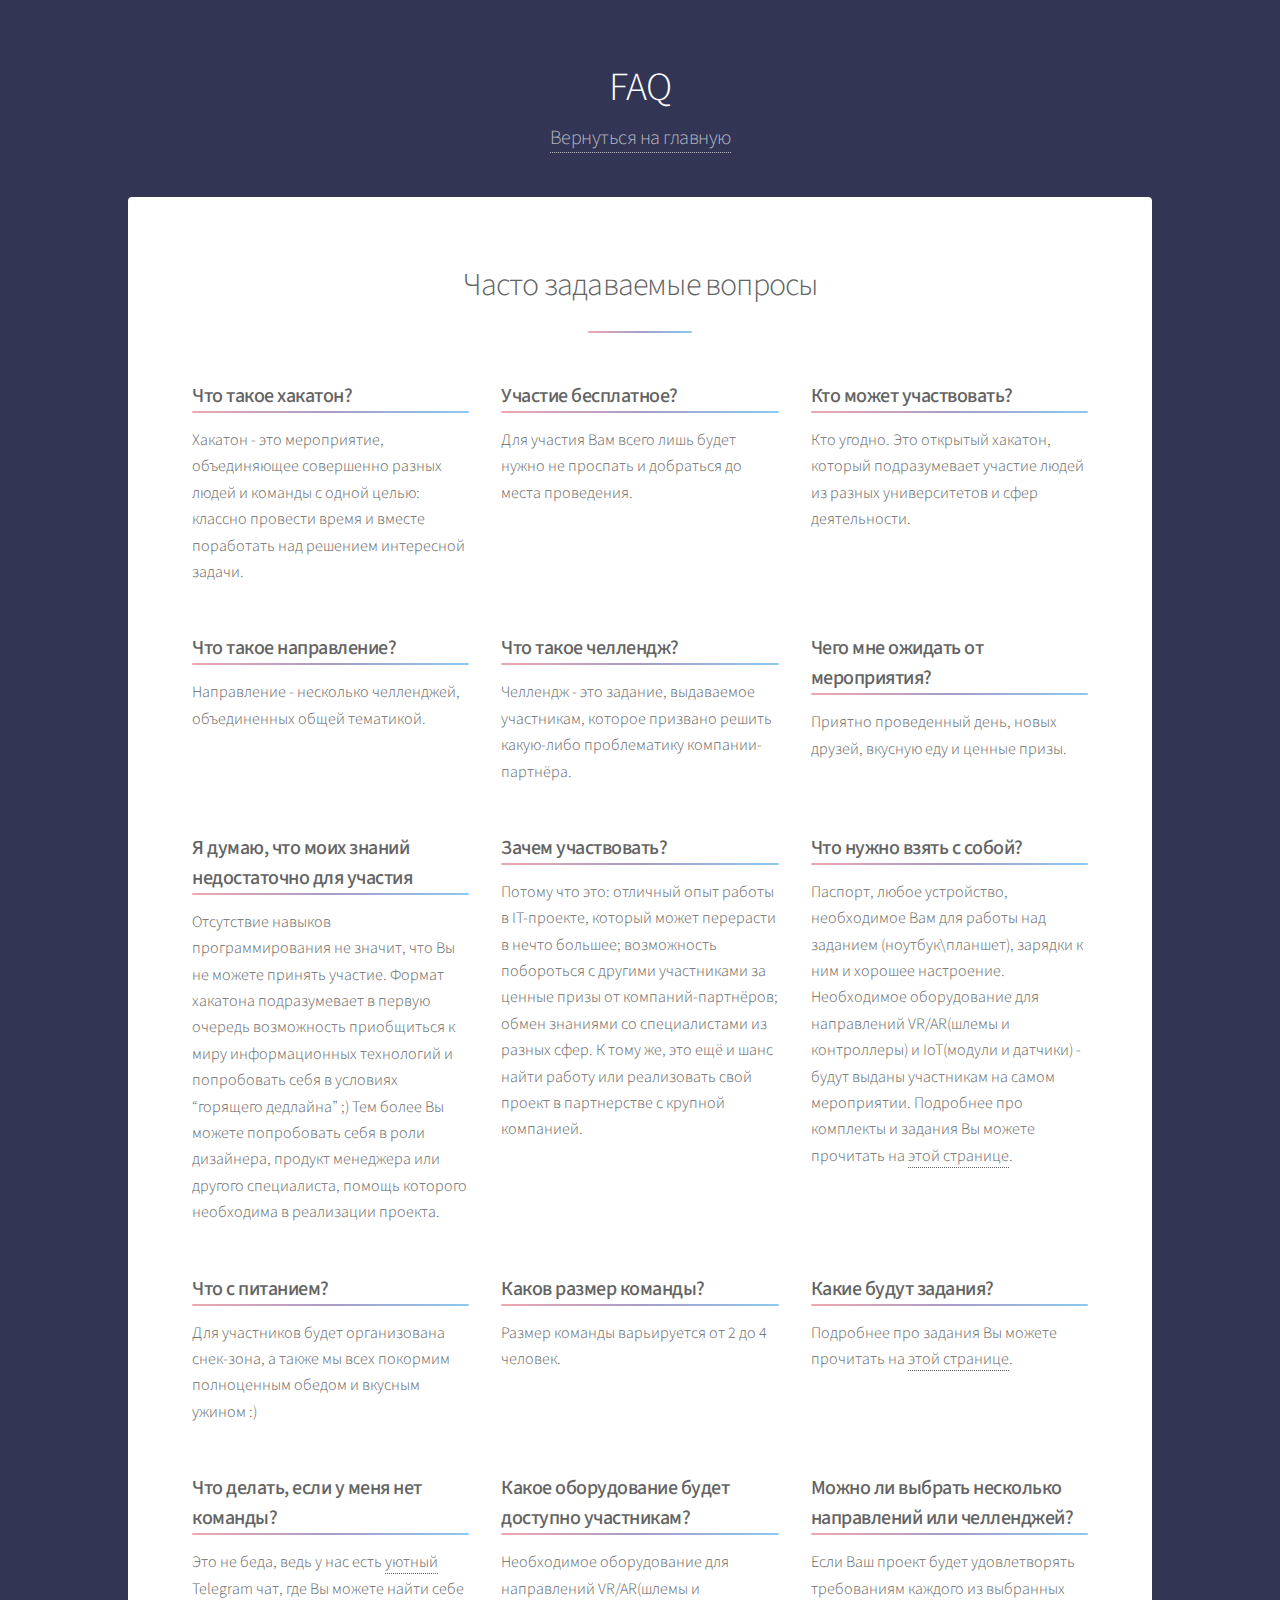
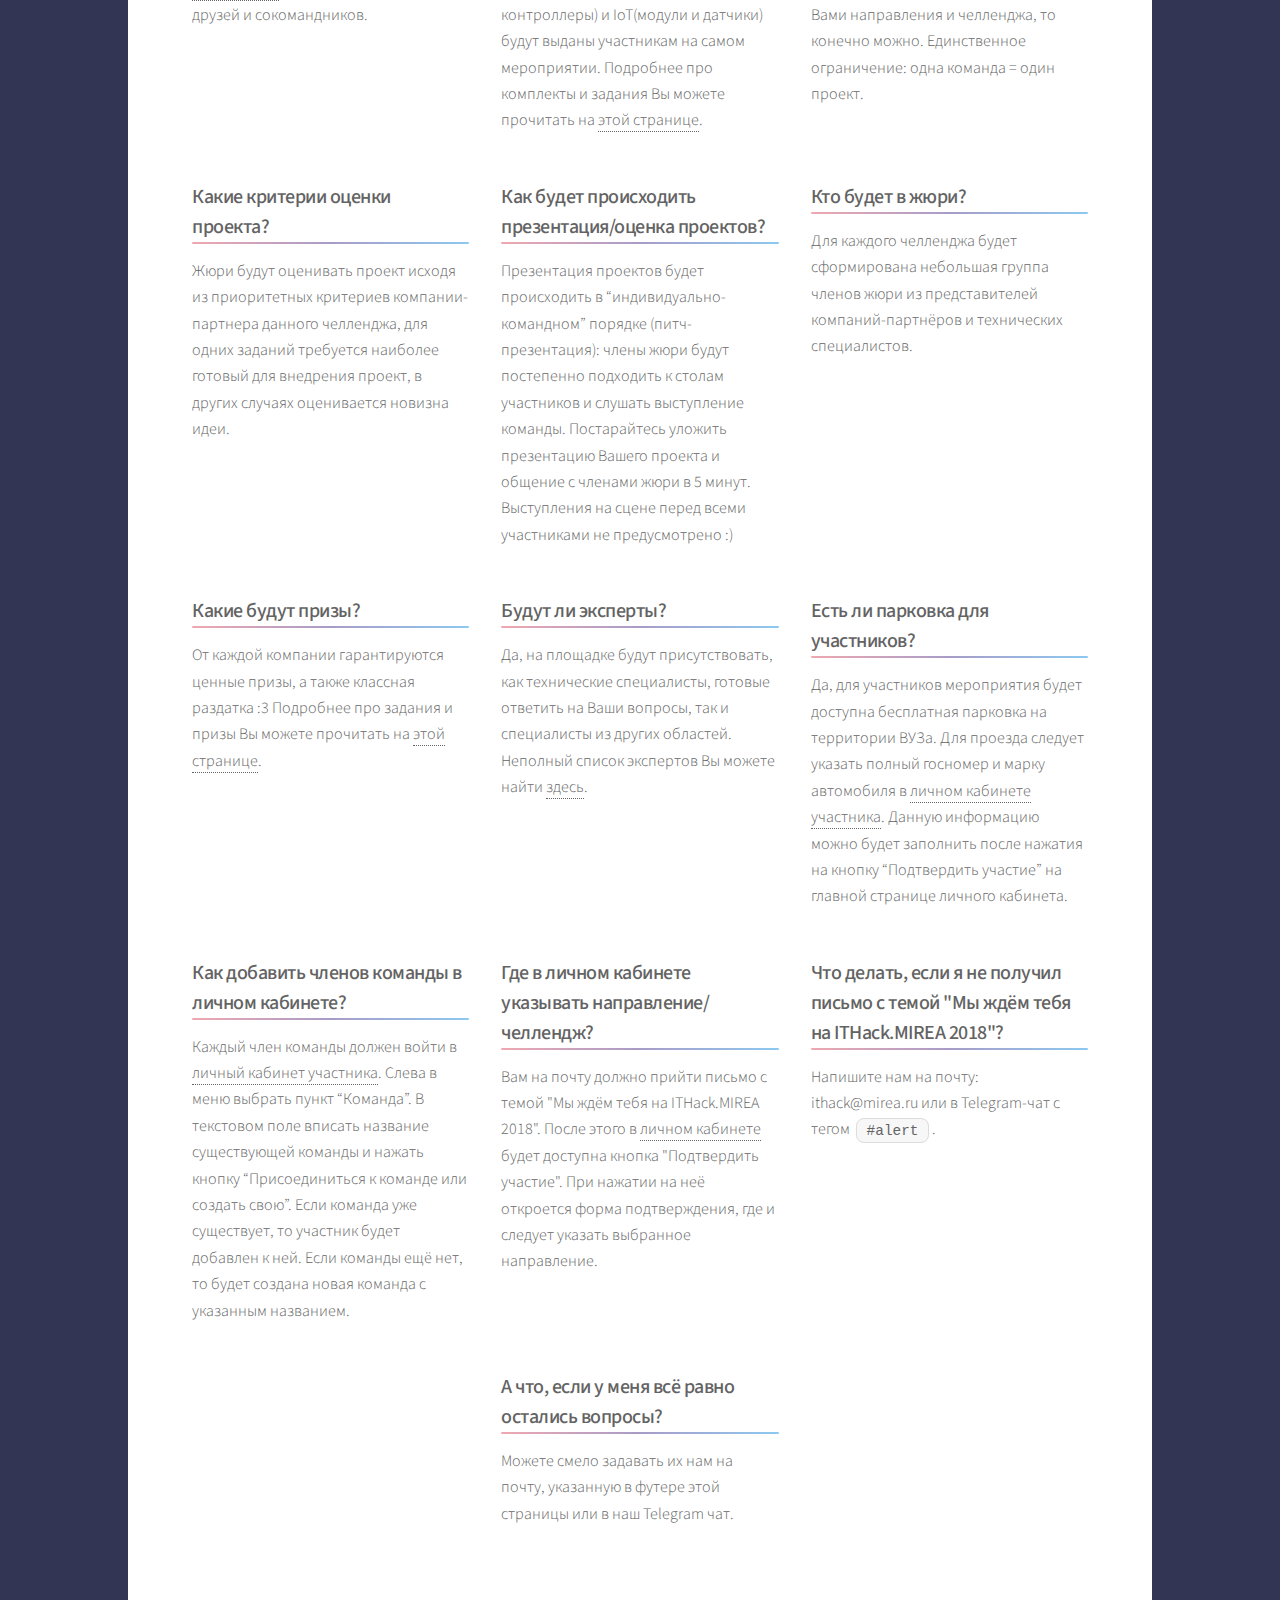
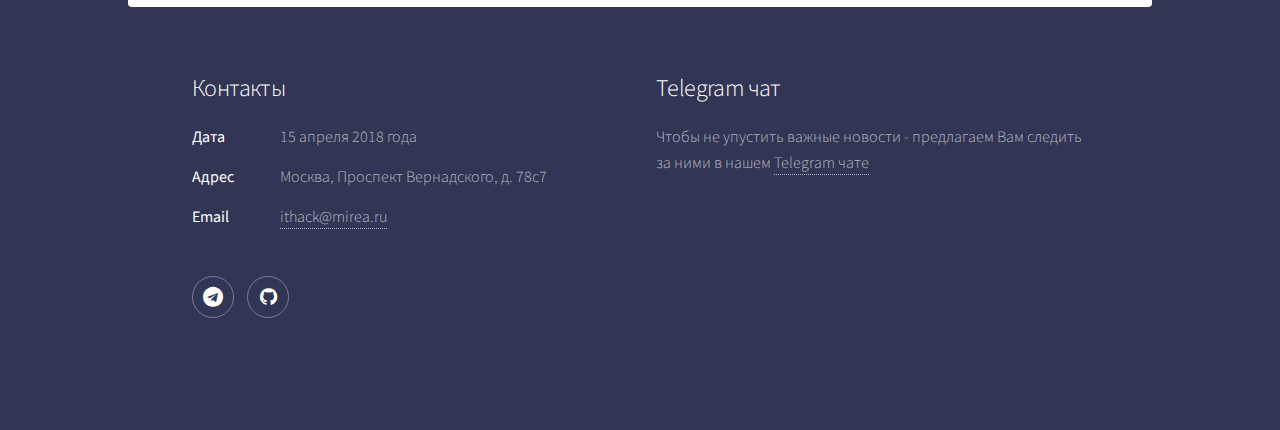
<file: faq.html>
<!DOCTYPE HTML>
<html>
<head>
    <title>FAQ. Хакатон ITHack.MIREA 2018</title>
    <meta charset="utf-8"/>
    <meta name="viewport" content="width=device-width, initial-scale=1"/>
    <!--[if lte IE 8]>
    <script src="assets/js/ie/html5shiv.js"></script><![endif]-->
    <link rel="stylesheet" href="assets/css/main.css"/>
    <link rel="stylesheet" href="assets/css/adds.css"/>
    <!--[if lte IE 9]>
    <link rel="stylesheet" href="assets/css/ie9.css"/><![endif]-->
    <!--[if lte IE 8]>
    <link rel="stylesheet" href="assets/css/ie8.css"/><![endif]-->

    <!-- Icon in the highest resolution we need it for -->
    <link rel="icon" sizes="192x192" href="images/icon192.png">

    <!-- Apple Touch Icon (reuse 192px icon.png) -->
    <link rel="apple-touch-icon" href="images/icon192.png">

    <meta property="og:url" content="https://ithack.mirea.ru">
    <meta property="og:type" content="website">
    <meta property="og:title" content="FAQ. Хакатон ITHack.MIREA 2018">
    <meta property="og:image" content="https://ithack.mirea.ru/images/preview.jpg">
    <meta property="og:description" content="Хакатон ITHack.MIREA 2018. 8 декабря 2018 года. Москва.">
    <meta property="og:site_name" content="Партнёры и задания. Хакатон ITHack.MIREA 2018.">
    <meta property="og:locale" content="ru_RU">
</head>
<body>

<!-- Wrapper -->
<div id="wrapper">

    <!-- Header -->
    <header id="header">
        <h1>FAQ</h1>
        <p>
            <a href="./index.html">Вернуться на главную</a>
        </p>
    </header>

    <!-- Main -->
    <div id="main">
        <section id="faq" class="main special faq">
            <header class="major">
                <h2>Часто задаваемые вопросы</h2>
            </header>

            <ul class="features">
                <li class="tasks-list">
                    <h3 class="nice-h3">
                        Что такое хакатон?
                    </h3>
                    <ul>
                        <li><p>
                            Хакатон - это мероприятие, объединяющее совершенно разных людей и команды с одной целью: классно провести время и вместе поработать над решением интересной задачи.
                        </p></li>
                    </ul>
                </li>

                <li class="tasks-list">
                    <h3 class="nice-h3">
                        Участие бесплатное?
                    </h3>
                    <ul>
                        <li><p>
                            Для участия Вам всего лишь будет нужно не проспать и добраться до места проведения.
                        </p></li>
                    </ul>
                </li>

                <li class="tasks-list">
                    <h3 class="nice-h3">
                        Кто может участвовать?
                    </h3>
                    <ul>
                        <li><p>
                            Кто угодно. Это открытый хакатон, который подразумевает участие людей из разных университетов и сфер деятельности.
                        </p></li>
                    </ul>
                </li>

                <li class="tasks-list">
                    <h3 class="nice-h3">
                        Что такое направление?
                    </h3>
                    <ul>
                        <li><p>
                            Направление - несколько челленджей, объединенных общей тематикой.
                        </p></li>
                    </ul>
                </li>

                <li class="tasks-list">
                    <h3 class="nice-h3">
                        Что такое челлендж?
                    </h3>
                    <ul>
                        <li><p>
                            Челлендж - это задание, выдаваемое участникам, которое призвано решить какую-либо проблематику компании-партнёра.
                        </p></li>
                    </ul>
                </li>

                <li class="tasks-list">
                    <h3 class="nice-h3">
                        Чего мне ожидать от мероприятия?
                    </h3>
                    <ul>
                        <li><p>
                            Приятно проведенный день, новых друзей, вкусную еду и ценные призы.
                        </p></li>
                    </ul>
                </li>

                <li class="tasks-list">
                    <h3 class="nice-h3">
                        Я думаю, что моих знаний недостаточно для участия
                    </h3>
                    <ul>
                        <li><p>
                            Отсутствие навыков программирования не значит, что Вы не можете принять участие. Формат хакатона подразумевает в первую очередь возможность приобщиться к миру информационных технологий и попробовать себя в условиях “горящего дедлайна” ;)
                            Тем более Вы можете попробовать себя в роли дизайнера, продукт менеджера или другого специалиста, помощь которого необходима в реализации проекта.
                        </p></li>
                    </ul>
                </li>

                <li class="tasks-list">
                    <h3 class="nice-h3">
                        Зачем участвовать?
                    </h3>
                    <ul>
                        <li><p>
                            Потому что это: отличный опыт работы в IT-проекте, который может перерасти в нечто большее; возможность побороться с другими участниками за ценные призы от компаний-партнёров; обмен знаниями со специалистами из разных сфер. К тому же, это ещё и шанс найти работу или реализовать свой проект в партнерстве с крупной компанией.
                        </p></li>
                    </ul>
                </li>

                <li class="tasks-list">
                    <h3 class="nice-h3">
                        Что нужно взять с собой?
                    </h3>
                    <ul>
                        <li><p>
                            Паспорт, любое устройство, необходимое Вам для работы над заданием (ноутбук\планшет), зарядки к ним и хорошее настроение. Необходимое оборудование для направлений VR/AR(шлемы и контроллеры) и IoT(модули и датчики) - будут выданы участникам на самом мероприятии. Подробнее про комплекты и задания Вы можете прочитать на <a href="./partners.html">этой странице</a>.
                        </p></li>
                    </ul>
                </li>

                <li class="tasks-list">
                    <h3 class="nice-h3">
                        Что с питанием?
                    </h3>
                    <ul>
                        <li><p>
                            Для участников будет организована снек-зона, а также мы всех покормим полноценным обедом и вкусным ужином :)
                        </p></li>
                    </ul>
                </li>

                <li class="tasks-list">
                    <h3 class="nice-h3">
                        Каков размер команды?
                    </h3>
                    <ul>
                        <li><p>
                            Размер команды варьируется от 2 до 4 человек.
                        </p></li>
                    </ul>
                </li>

                <li class="tasks-list">
                    <h3 class="nice-h3">
                        Какие будут задания?
                    </h3>
                    <ul>
                        <li><p>
                            Подробнее про задания Вы можете прочитать на <a href="./partners.html">этой странице</a>.
                        </p></li>
                    </ul>
                </li>

                <li class="tasks-list">
                    <h3 class="nice-h3">
                        Что делать, если у меня нет команды?
                    </h3>
                    <ul>
                        <li><p>
                            Это не беда, ведь у нас есть <a href="https://t-do.ru/ithackmirea">уютный Telegram чат</a>, где Вы можете найти себе друзей и сокомандников.
                        </p></li>
                    </ul>
                </li>

                <li class="tasks-list">
                    <h3 class="nice-h3">
                        Какое оборудование будет доступно участникам?
                    </h3>
                    <ul>
                        <li><p>
                            Необходимое оборудование для направлений VR/AR(шлемы и контроллеры) и IoT(модули и датчики) будут выданы участникам на самом мероприятии.
                            Подробнее про комплекты и задания Вы можете прочитать на <a href="./partners.html">этой странице</a>.
                        </p></li>
                    </ul>
                </li>

                <li class="tasks-list">
                    <h3 class="nice-h3">
                        Можно ли выбрать несколько направлений или челленджей?
                    </h3>
                    <ul>
                        <li><p>
                            Если Ваш проект будет удовлетворять требованиям каждого из выбранных Вами направления и челленджа, то конечно можно. Единственное ограничение: одна команда = один проект.
                        </p></li>
                    </ul>
                </li>

                <li class="tasks-list">
                    <h3 class="nice-h3">
                        Какие критерии оценки проекта?
                    </h3>
                    <ul>
                        <li><p>
                            Жюри будут оценивать проект исходя из приоритетных критериев компании-партнера данного челленджа, для одних заданий требуется наиболее готовый для внедрения проект, в других случаях оценивается новизна идеи.
                        </p></li>
                    </ul>
                </li>

                <li class="tasks-list">
                    <h3 class="nice-h3">
                        Как будет происходить презентация/оценка проектов?
                    </h3>
                    <ul>
                        <li><p>
                            Презентация проектов будет происходить в “индивидуально-командном” порядке (питч-презентация): члены жюри будут постепенно подходить к столам участников и слушать выступление команды. Постарайтесь уложить презентацию Вашего проекта и общение с членами жюри в 5 минут. Выступления на сцене перед всеми участниками не предусмотрено :)
                        </p></li>
                    </ul>
                </li>

                <li class="tasks-list">
                    <h3 class="nice-h3">
                        Кто будет в жюри?
                    </h3>
                    <ul>
                        <li><p>
                            Для каждого челленджа будет сформирована небольшая группа членов жюри из представителей компаний-партнёров и технических специалистов.
                        </p></li>
                    </ul>
                </li>

                <li class="tasks-list">
                    <h3 class="nice-h3">
                        Какие будут призы?
                    </h3>
                    <ul>
                        <li><p>
                            От каждой компании гарантируются ценные призы, а также классная раздатка :3 Подробнее про задания и призы Вы можете прочитать на <a href="./partners.html">этой странице</a>.
                        </p></li>
                    </ul>
                </li>

                <li class="tasks-list">
                    <h3 class="nice-h3">
                        Будут ли эксперты?
                    </h3>
                    <ul>
                        <li><p>
                            Да, на площадке будут присутствовать, как технические специалисты, готовые ответить на Ваши вопросы, так и специалисты из других областей. Неполный список экспертов Вы можете найти <a href="./index.html#experts">здесь</a>.
                        </p></li>
                    </ul>
                </li>

                <li class="tasks-list">
                    <h3 class="nice-h3">
                        Есть ли парковка для участников?
                    </h3>
                    <ul>
                        <li><p>
                            Да, для участников мероприятия будет доступна бесплатная парковка на территории ВУЗа. Для проезда следует указать полный госномер и марку автомобиля в <a href="https://ithack.mirea.top">личном кабинете участника</a>. Данную информацию можно будет заполнить после нажатия на кнопку “Подтвердить участие” на главной странице личного кабинета.
                        </p></li>
                    </ul>
                </li>

                <li class="tasks-list">
                    <h3 class="nice-h3">
                        Как добавить членов команды в личном кабинете?
                    </h3>
                    <ul>
                        <li><p>
                            Каждый член команды должен войти в <a href="https://ithack.mirea.top">личный кабинет участника</a>. Слева в меню выбрать пункт “Команда”. В текстовом поле вписать название существующей команды и нажать кнопку “Присоединиться к команде или создать свою”. Если команда уже существует, то участник будет добавлен к ней. Если команды ещё нет, то будет создана новая команда с указанным названием.
                        </p></li>
                    </ul>
                </li>

                <li class="tasks-list">
                    <h3 class="nice-h3">
                        Где в личном кабинете указывать направление/челлендж?
                    </h3>
                    <ul>
                        <li><p>
                            Вам на почту должно прийти письмо с темой "Мы ждём тебя на ITHack.MIREA 2018".
                            После этого в <a href="https://ithack.mirea.top">личном кабинете</a> будет доступна кнопка "Подтвердить участие". При нажатии на неё откроется форма подтверждения, где и следует указать выбранное направление.
                        </p></li>
                    </ul>
                </li>

                <li class="tasks-list">
                    <h3 class="nice-h3">
                        Что делать, если я не получил письмо с темой "Мы ждём тебя на ITHack.MIREA 2018"?
                    </h3>
                    <ul>
                        <li><p>
                            Напишите нам на почту: ithack@mirea.ru или в Telegram-чат с тегом <code>#alert</code>.
                        </p></li>
                    </ul>
                </li>

                <li class="tasks-list">
                    <h3 class="nice-h3">
                        А что, если у меня всё равно остались вопросы?
                    </h3>
                    <ul>
                        <li><p>
                            Можете смело задавать их нам на почту, указанную в футере этой страницы или в наш Telegram чат.
                        </p></li>
                    </ul>
                </li>
            </ul>
        </section>

    </div>

    <!-- Footer -->
    <footer id="footer">

        <section>
            <h2>Контакты</h2>
            <dl class="alt">
                <dt>Дата</dt>
                <dd>15 апреля 2018 года</dd>
                <dt>Адрес</dt>
                <dd>Москва, Проспект Вернадского, д. 78с7</dd>
                <dt>Email</dt>
                <dd><a href="#footer">ithack@mirea.ru</a></dd>
            </dl>
            <ul class="icons">
                <li><a href="https://t-do.ru/ithackmirea" class="icon fa-telegram alt"><span class="label">Telegram</span></a></li>
                <li><a href="https://github.com/mirea-pandahack" class="icon fa-github alt"><span class="label">GitHub</span></a></li>
            </ul>
        </section>
        <section>
            <h2>Telegram чат</h2>
            <p>
                Чтобы не упустить важные новости - предлагаем Вам следить за ними в нашем
                <a href="https://t-do.ru/ithackmirea">Telegram чате</a>
            </p>
            <!--<ul class="actions">-->
            <!--<li><a href="partners.html" class="button">Информация для партнёров</a></li>-->
            <!--</ul>-->
        </section>
        <!--<p class="copyright">&copy; Untitled. Design: <a href="https://html5up.net">HTML5 UP</a>.</p>-->
    </footer>

</div>

<!-- Scripts -->
<script src="assets/js/jquery.min.js"></script>
<script src="assets/js/jquery.scrollex.min.js"></script>
<script src="assets/js/jquery.scrolly.min.js"></script>
<script src="assets/js/skel.min.js"></script>
<script src="assets/js/util.js"></script>
<!--[if lte IE 8]>
<script src="assets/js/ie/respond.min.js"></script><![endif]-->
<script src="assets/js/main.js"></script>

</body>
</html>
</file>
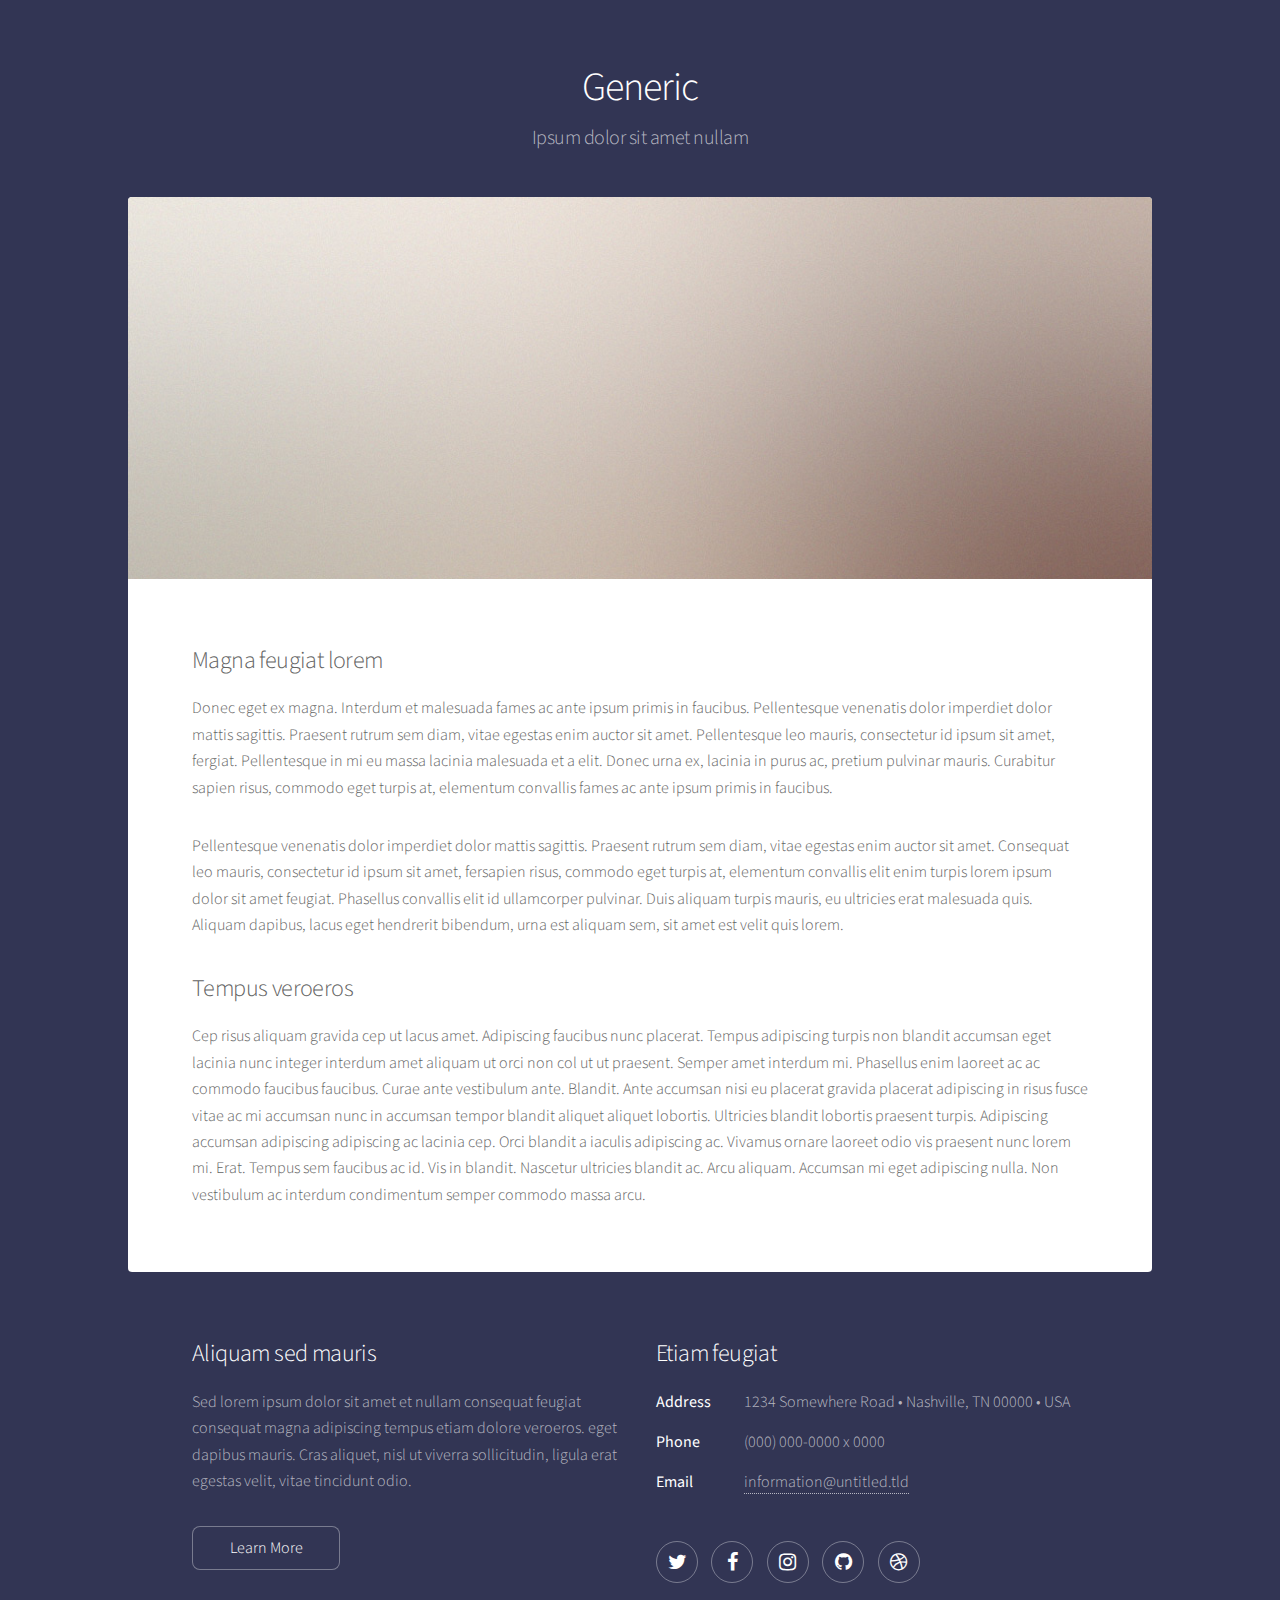
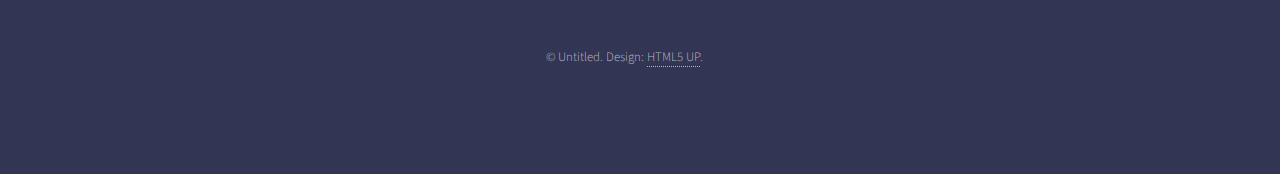
<file: generic.html>
<!DOCTYPE HTML>
<!--
	Stellar by HTML5 UP
	html5up.net | @ajlkn
	Free for personal and commercial use under the CCA 3.0 license (html5up.net/license)
-->
<html>
	<head>
		<title>Generic - Stellar by HTML5 UP</title>
		<meta charset="utf-8" />
		<meta name="viewport" content="width=device-width, initial-scale=1" />
		<!--[if lte IE 8]><script src="assets/js/ie/html5shiv.js"></script><![endif]-->
		<link rel="stylesheet" href="assets/css/main.css" />
		<!--[if lte IE 9]><link rel="stylesheet" href="assets/css/ie9.css" /><![endif]-->
		<!--[if lte IE 8]><link rel="stylesheet" href="assets/css/ie8.css" /><![endif]-->
	</head>
	<body>

		<!-- Wrapper -->
			<div id="wrapper">

				<!-- Header -->
					<header id="header">
						<h1>Generic</h1>
						<p>Ipsum dolor sit amet nullam</p>
					</header>

				<!-- Main -->
					<div id="main">

						<!-- Content -->
							<section id="content" class="main">
								<span class="image main"><img src="images/pic04.jpg" alt="" /></span>
								<h2>Magna feugiat lorem</h2>
								<p>Donec eget ex magna. Interdum et malesuada fames ac ante ipsum primis in faucibus. Pellentesque venenatis dolor imperdiet dolor mattis sagittis. Praesent rutrum sem diam, vitae egestas enim auctor sit amet. Pellentesque leo mauris, consectetur id ipsum sit amet, fergiat. Pellentesque in mi eu massa lacinia malesuada et a elit. Donec urna ex, lacinia in purus ac, pretium pulvinar mauris. Curabitur sapien risus, commodo eget turpis at, elementum convallis fames ac ante ipsum primis in faucibus.</p>
								<p>Pellentesque venenatis dolor imperdiet dolor mattis sagittis. Praesent rutrum sem diam, vitae egestas enim auctor sit amet. Consequat leo mauris, consectetur id ipsum sit amet, fersapien risus, commodo eget turpis at, elementum convallis elit enim turpis lorem ipsum dolor sit amet feugiat. Phasellus convallis elit id ullamcorper pulvinar. Duis aliquam turpis mauris, eu ultricies erat malesuada quis. Aliquam dapibus, lacus eget hendrerit bibendum, urna est aliquam sem, sit amet est velit quis lorem.</p>
								<h2>Tempus veroeros</h2>
								<p>Cep risus aliquam gravida cep ut lacus amet. Adipiscing faucibus nunc placerat. Tempus adipiscing turpis non blandit accumsan eget lacinia nunc integer interdum amet aliquam ut orci non col ut ut praesent. Semper amet interdum mi. Phasellus enim laoreet ac ac commodo faucibus faucibus. Curae ante vestibulum ante. Blandit. Ante accumsan nisi eu placerat gravida placerat adipiscing in risus fusce vitae ac mi accumsan nunc in accumsan tempor blandit aliquet aliquet lobortis. Ultricies blandit lobortis praesent turpis. Adipiscing accumsan adipiscing adipiscing ac lacinia cep. Orci blandit a iaculis adipiscing ac. Vivamus ornare laoreet odio vis praesent nunc lorem mi. Erat. Tempus sem faucibus ac id. Vis in blandit. Nascetur ultricies blandit ac. Arcu aliquam. Accumsan mi eget adipiscing nulla. Non vestibulum ac interdum condimentum semper commodo massa arcu.</p>
							</section>

					</div>

				<!-- Footer -->
					<footer id="footer">
						<section>
							<h2>Aliquam sed mauris</h2>
							<p>Sed lorem ipsum dolor sit amet et nullam consequat feugiat consequat magna adipiscing tempus etiam dolore veroeros. eget dapibus mauris. Cras aliquet, nisl ut viverra sollicitudin, ligula erat egestas velit, vitae tincidunt odio.</p>
							<ul class="actions">
								<li><a href="#" class="button">Learn More</a></li>
							</ul>
						</section>
						<section>
							<h2>Etiam feugiat</h2>
							<dl class="alt">
								<dt>Address</dt>
								<dd>1234 Somewhere Road &bull; Nashville, TN 00000 &bull; USA</dd>
								<dt>Phone</dt>
								<dd>(000) 000-0000 x 0000</dd>
								<dt>Email</dt>
								<dd><a href="#">information@untitled.tld</a></dd>
							</dl>
							<ul class="icons">
								<li><a href="#" class="icon fa-twitter alt"><span class="label">Twitter</span></a></li>
								<li><a href="#" class="icon fa-facebook alt"><span class="label">Facebook</span></a></li>
								<li><a href="#" class="icon fa-instagram alt"><span class="label">Instagram</span></a></li>
								<li><a href="#" class="icon fa-github alt"><span class="label">GitHub</span></a></li>
								<li><a href="#" class="icon fa-dribbble alt"><span class="label">Dribbble</span></a></li>
							</ul>
						</section>
						<p class="copyright">&copy; Untitled. Design: <a href="https://html5up.net">HTML5 UP</a>.</p>
					</footer>

			</div>

		<!-- Scripts -->
			<script src="assets/js/jquery.min.js"></script>
			<script src="assets/js/jquery.scrollex.min.js"></script>
			<script src="assets/js/jquery.scrolly.min.js"></script>
			<script src="assets/js/skel.min.js"></script>
			<script src="assets/js/util.js"></script>
			<!--[if lte IE 8]><script src="assets/js/ie/respond.min.js"></script><![endif]-->
			<script src="assets/js/main.js"></script>

	</body>
</html>
</file>
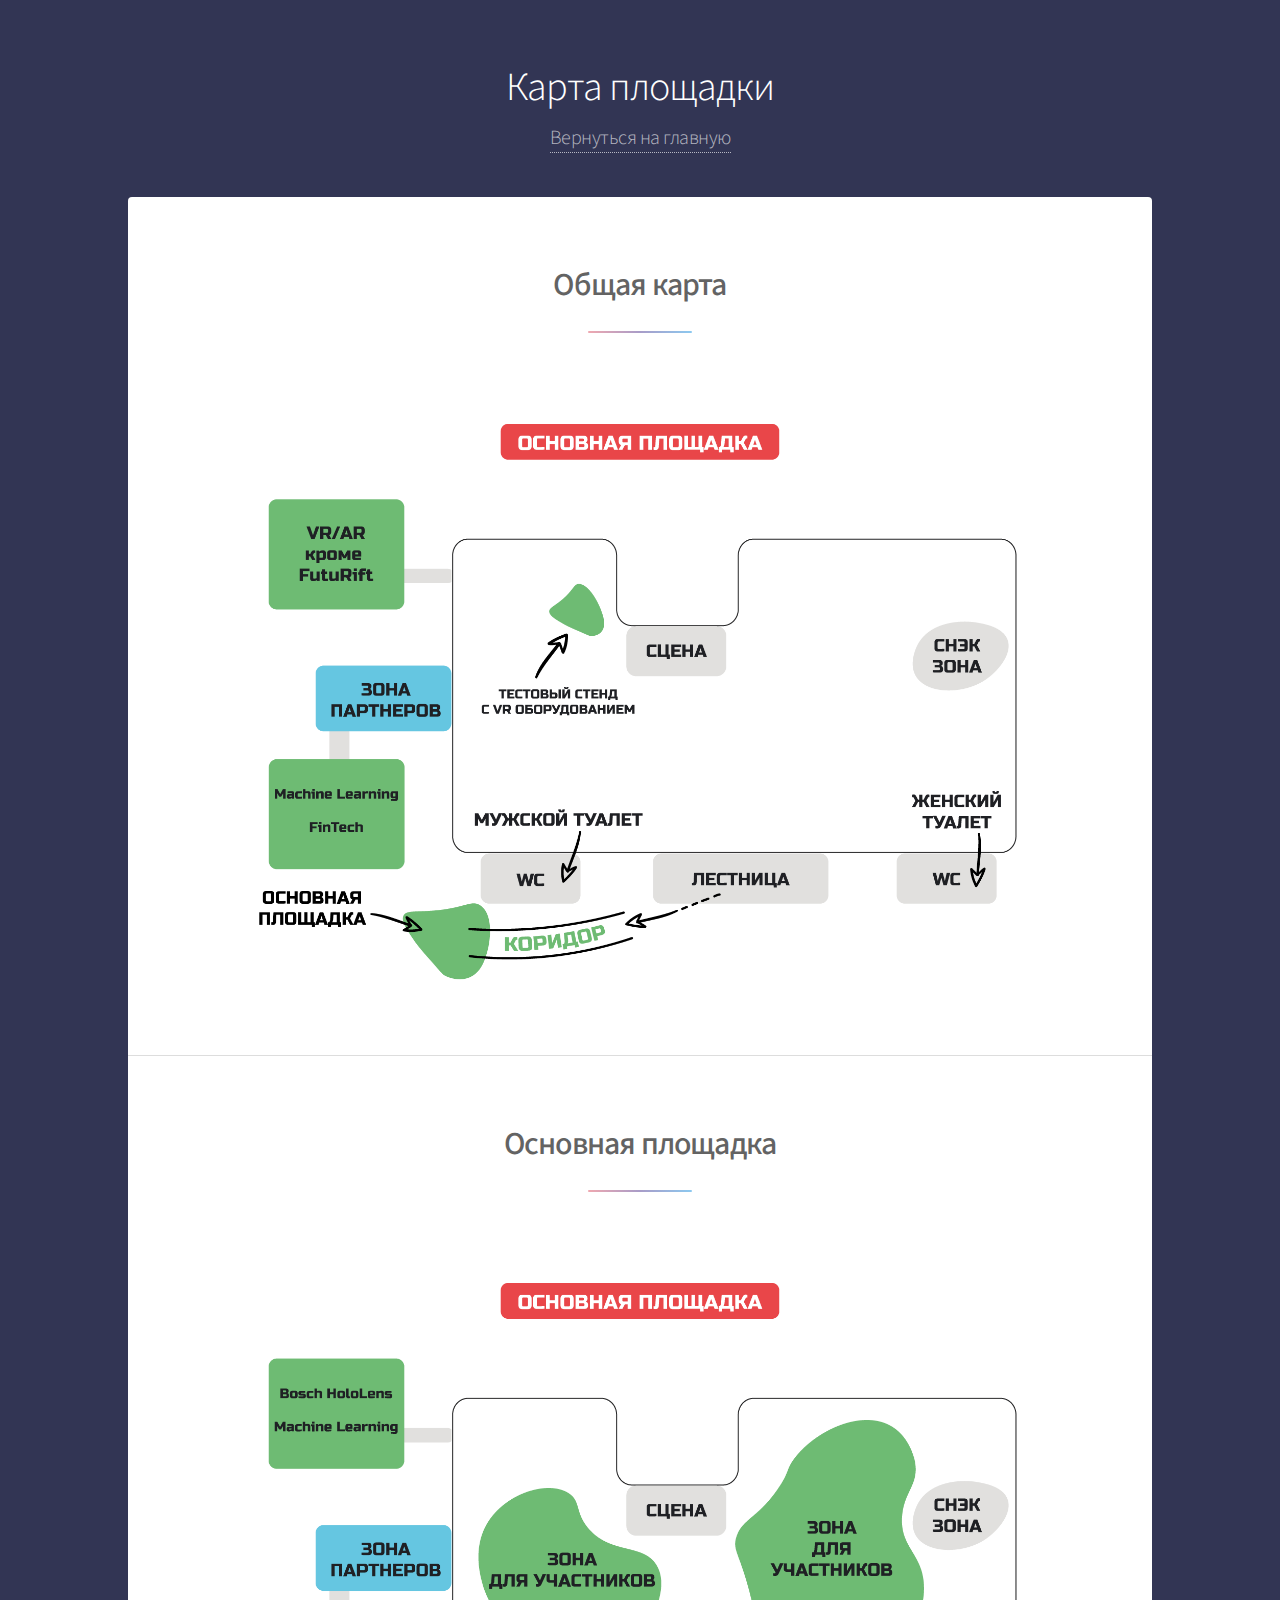
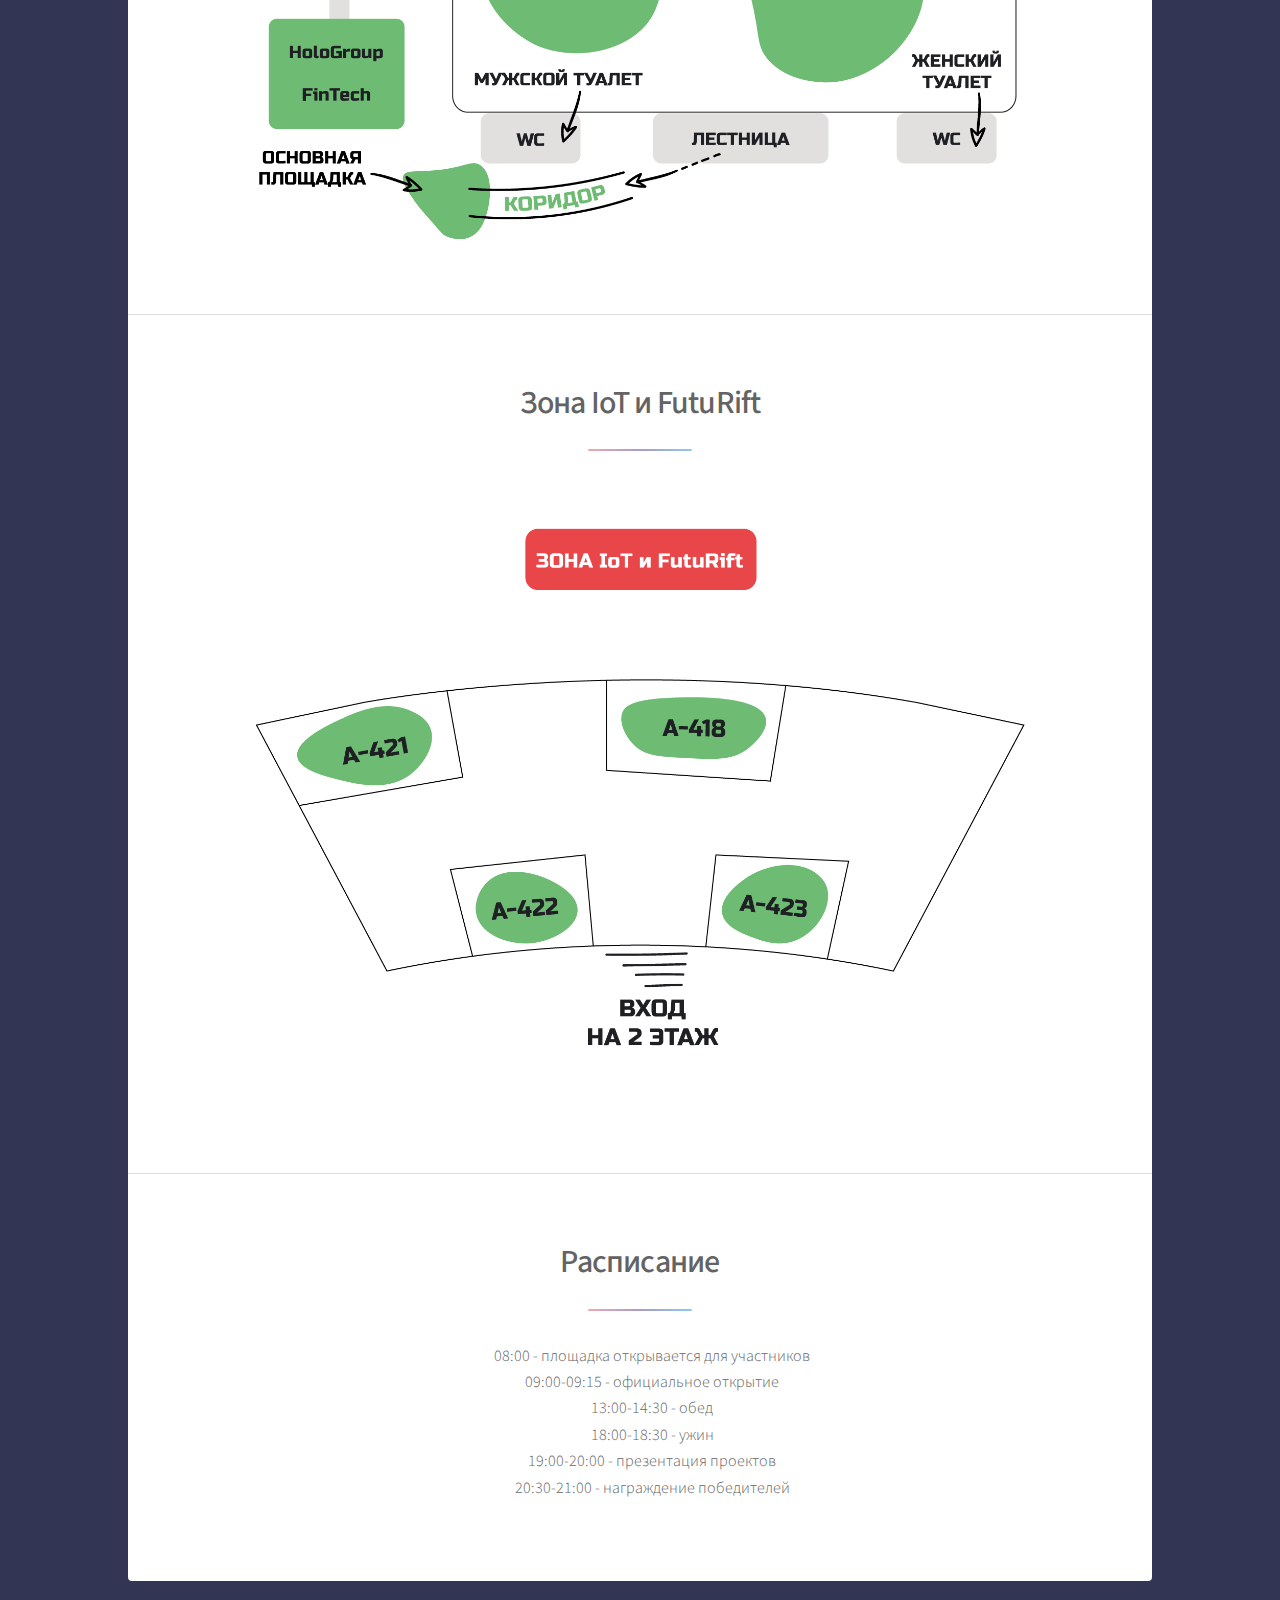
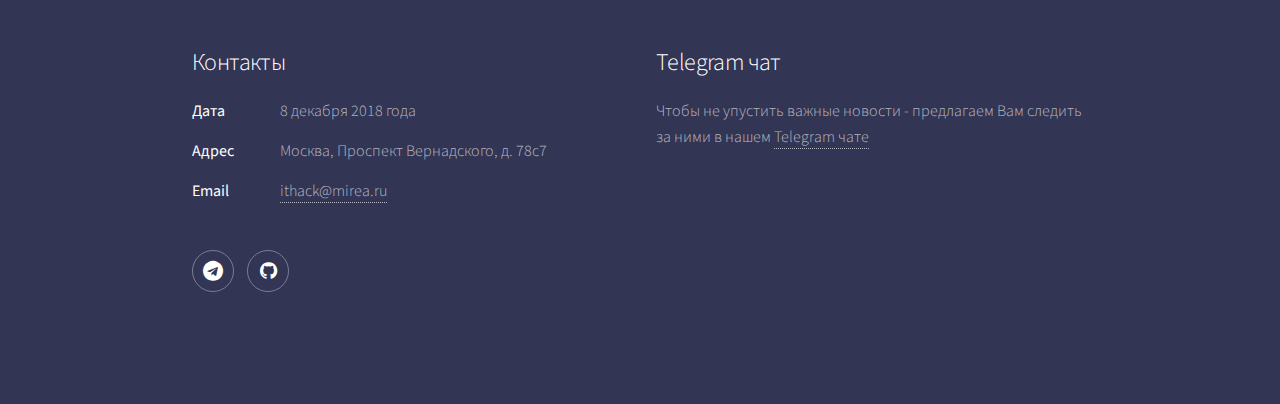
<file: map.html>
<!DOCTYPE HTML>
<html>
<head>
  <title>Карта площадки. Хакатон ITHack.MIREA 2018</title>
  <meta charset="utf-8"/>
  <meta name="viewport" content="width=device-width, initial-scale=1"/>
  <!--[if lte IE 8]>
  <script src="assets/js/ie/html5shiv.js"></script><![endif]-->
  <link rel="stylesheet" href="assets/css/main.css"/>
  <link rel="stylesheet" href="assets/css/adds.css"/>
  <!--[if lte IE 9]>
  <link rel="stylesheet" href="assets/css/ie9.css"/><![endif]-->
  <!--[if lte IE 8]>
  <link rel="stylesheet" href="assets/css/ie8.css"/><![endif]-->


  <!-- Icon in the highest resolution we need it for -->
  <link rel="icon" sizes="192x192" href="images/icon192.png">

  <!-- Apple Touch Icon (reuse 192px icon.png) -->
  <link rel="apple-touch-icon" href="images/icon192.png">

  <meta property="og:url" content="https://ithack.mirea.ru">
  <meta property="og:type" content="website">
  <meta property="og:title" content="Карта площадки. Хакатон ITHack.MIREA 2018">
  <meta property="og:image" content="https://ithack.mirea.ru/images/preview.jpg">
  <meta property="og:description" content="Хакатон ITHack.MIREA 2018. 8 декабря 2018 года. Москва">
  <meta property="og:site_name" content="Хакатон ITHack.MIREA 2018">
  <meta property="og:locale" content="ru_RU">
</head>
<body>

<!-- Wrapper -->
<div id="wrapper">

  <!-- Header -->
  <header id="header">
    <h1>Карта площадки</h1>
    <p>
      <a href="./index.html">Вернуться на главную</a>
    </p>
  </header>

  <!-- Main -->
  <div id="main" class="partners-page">

    <section id="map-common" class="main special">
      <header class="major">
        <h2>Общая карта</h2>
      </header>
      <div class="map-img">
        <img src="./images/map/map-common.png" alt="Общая карта">
      </div>
    </section>

    <section id="map-main" class="main special">
      <header class="major">
        <h2>Основная площадка</h2>
      </header>
      <div class="map-img">
        <img src="./images/map/map-main.png" alt="Карта основной площадки">
      </div>
    </section>

    <section id="map-iot" class="main special">
      <header class="major">
        <h2>Зона IoT и FutuRift</h2>
      </header>
      <div class="map-img">
        <img src="./images/map/map-iot.png" alt="Карта зоны IoT">
      </div>
    </section>

    <section id="map-time" class="main special">
      <header class="major">
        <h2>Расписание</h2>
        <ul class="map-time">
          <li>
            08:00 - площадка открывается для участников
          </li>
          <li>
            09:00-09:15 - официальное открытие
          </li>
          <li>
            13:00-14:30 - обед
          </li>
          <li>
            18:00-18:30 - ужин
          </li>
          <li>
            19:00-20:00 - презентация проектов
          </li>
          <li>
            20:30-21:00 - награждение победителей
          </li>
        </ul>
      </header>
    </section>
  </div>

  <!-- Footer -->
  <footer id="footer">

    <section>
      <h2>Контакты</h2>
      <dl class="alt">
        <dt>Дата</dt>
        <dd>8 декабря 2018 года</dd>
        <dt>Адрес</dt>
        <dd>Москва, Проспект Вернадского, д. 78с7</dd>
        <dt>Email</dt>
        <dd><a href="#footer">ithack@mirea.ru</a></dd>
      </dl>
      <ul class="icons">
        <li><a href="https://t-do.ru/ithackmirea" class="icon fa-telegram alt"><span class="label">Telegram</span></a></li>
        <li><a href="https://github.com/mirea-pandahack" class="icon fa-github alt"><span class="label">GitHub</span></a></li>
      </ul>
    </section>
    <section>
      <h2>Telegram чат</h2>
      <p>
        Чтобы не упустить важные новости - предлагаем Вам следить за ними в нашем
        <a href="https://t-do.ru/ithackmirea">Telegram чате</a>
      </p>
      <!--<ul class="actions">-->
      <!--<li><a href="partners.html" class="button">Информация для партнёров</a></li>-->
      <!--</ul>-->
    </section>
    <!--<p class="copyright">&copy; Untitled. Design: <a href="https://html5up.net">HTML5 UP</a>.</p>-->
  </footer>

</div>

<!-- Scripts -->
<script src="assets/js/jquery.min.js"></script>
<script src="assets/js/jquery.scrollex.min.js"></script>
<script src="assets/js/jquery.scrolly.min.js"></script>
<script src="assets/js/skel.min.js"></script>
<script src="assets/js/util.js"></script>
<!--[if lte IE 8]>
<script src="assets/js/ie/respond.min.js"></script><![endif]-->
<script src="assets/js/main.js"></script>

</body>
</html>
</file>
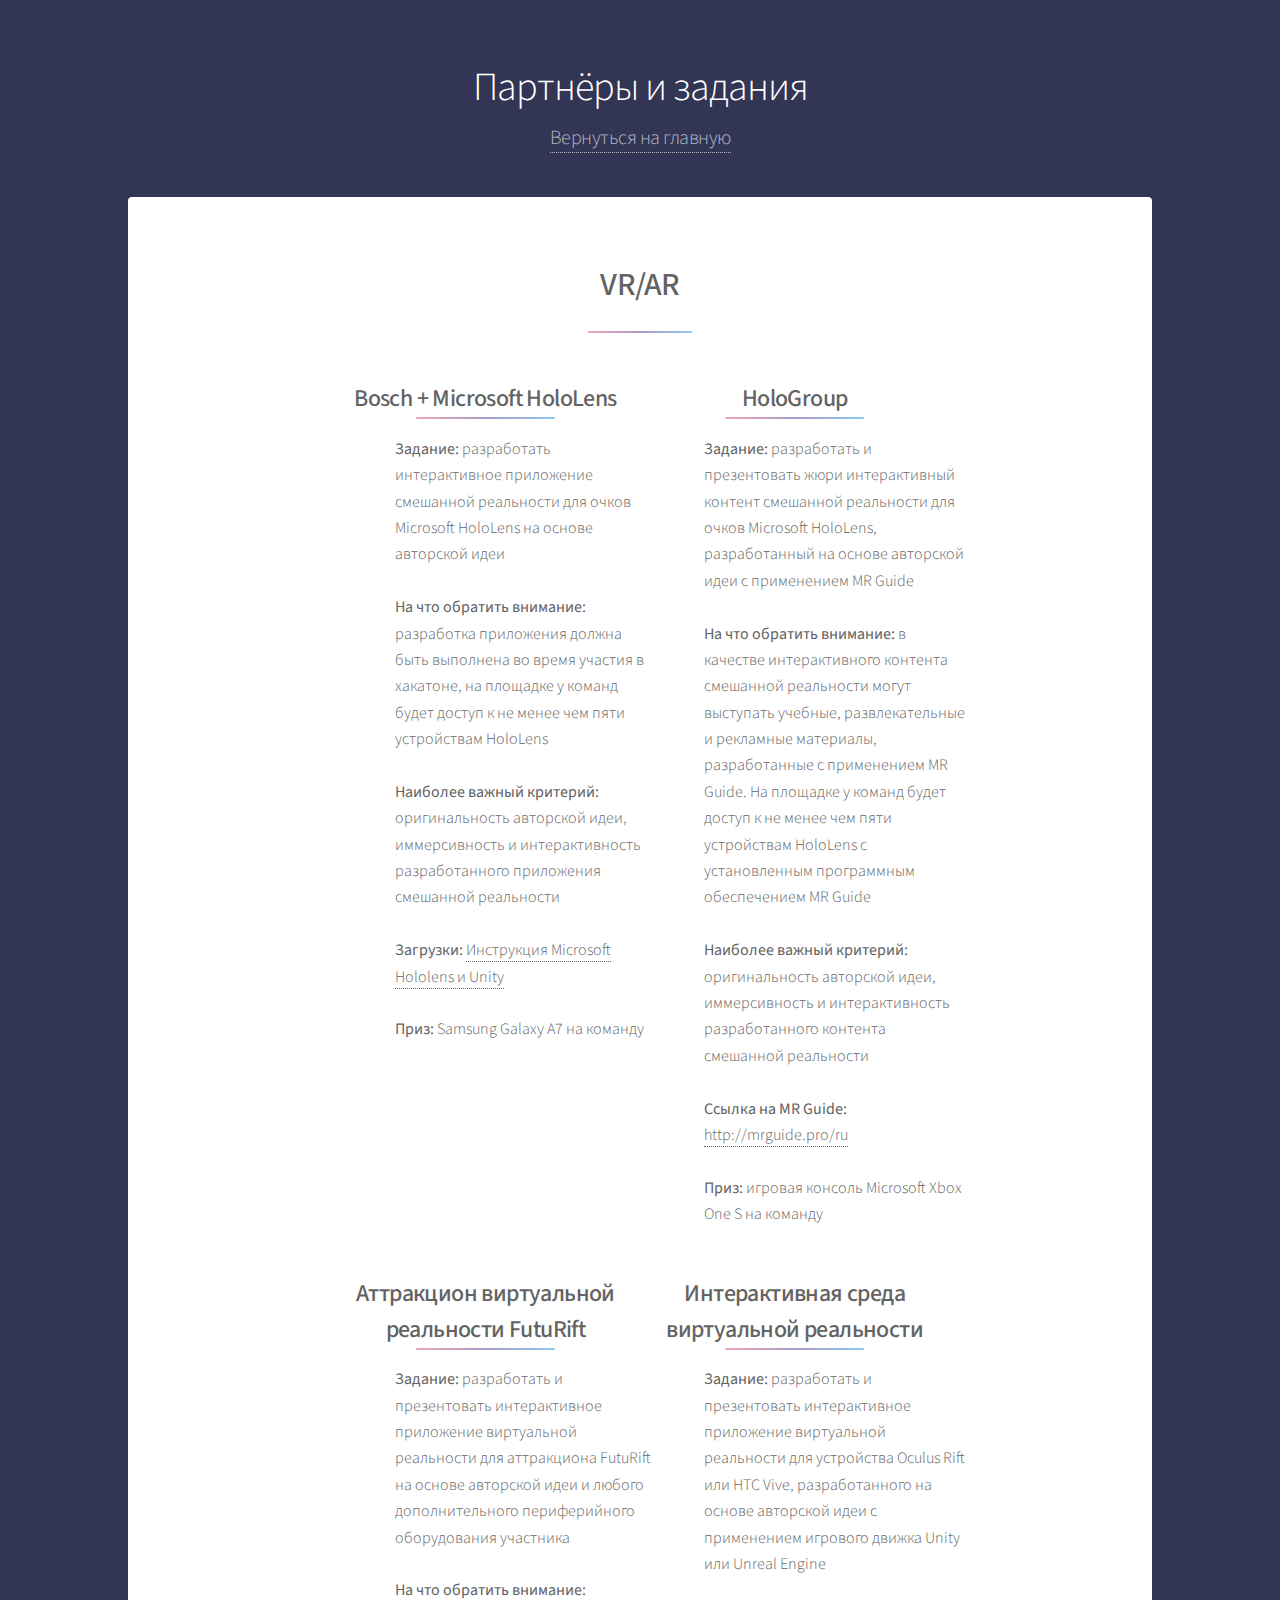
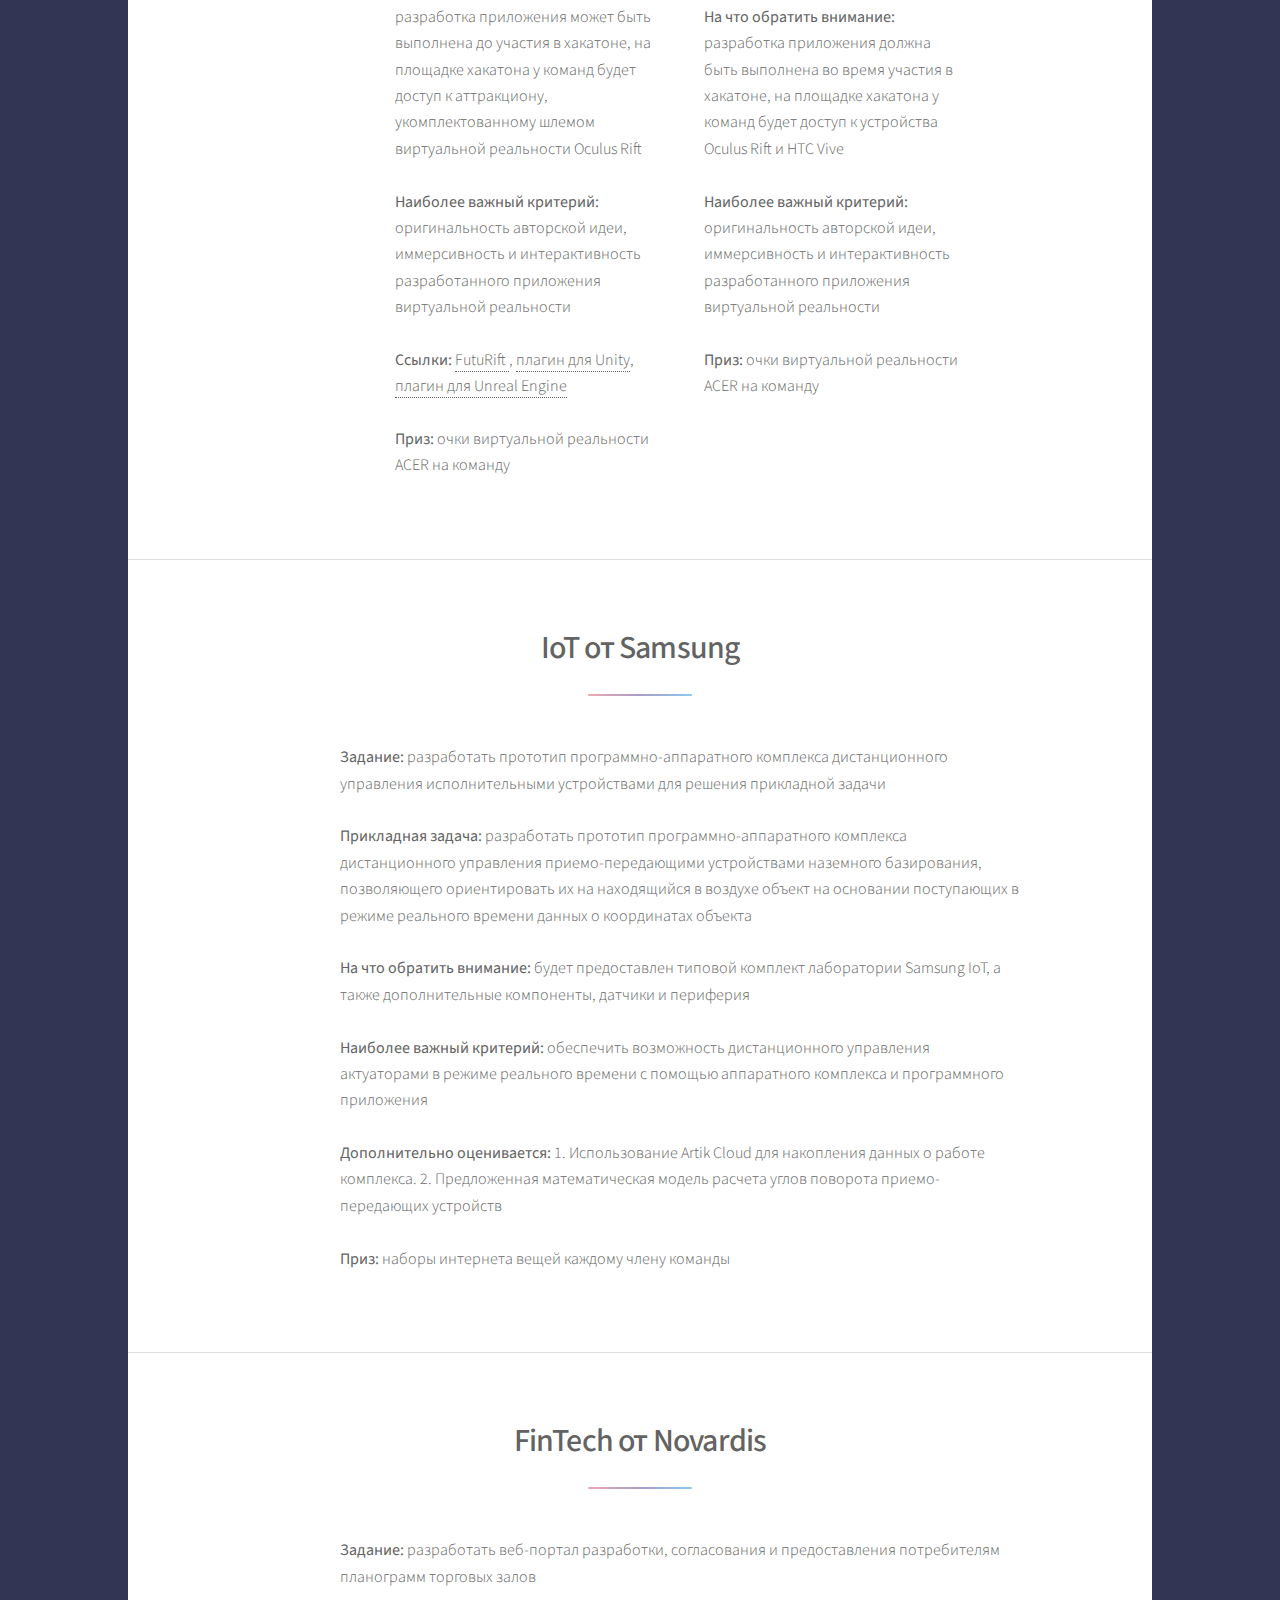
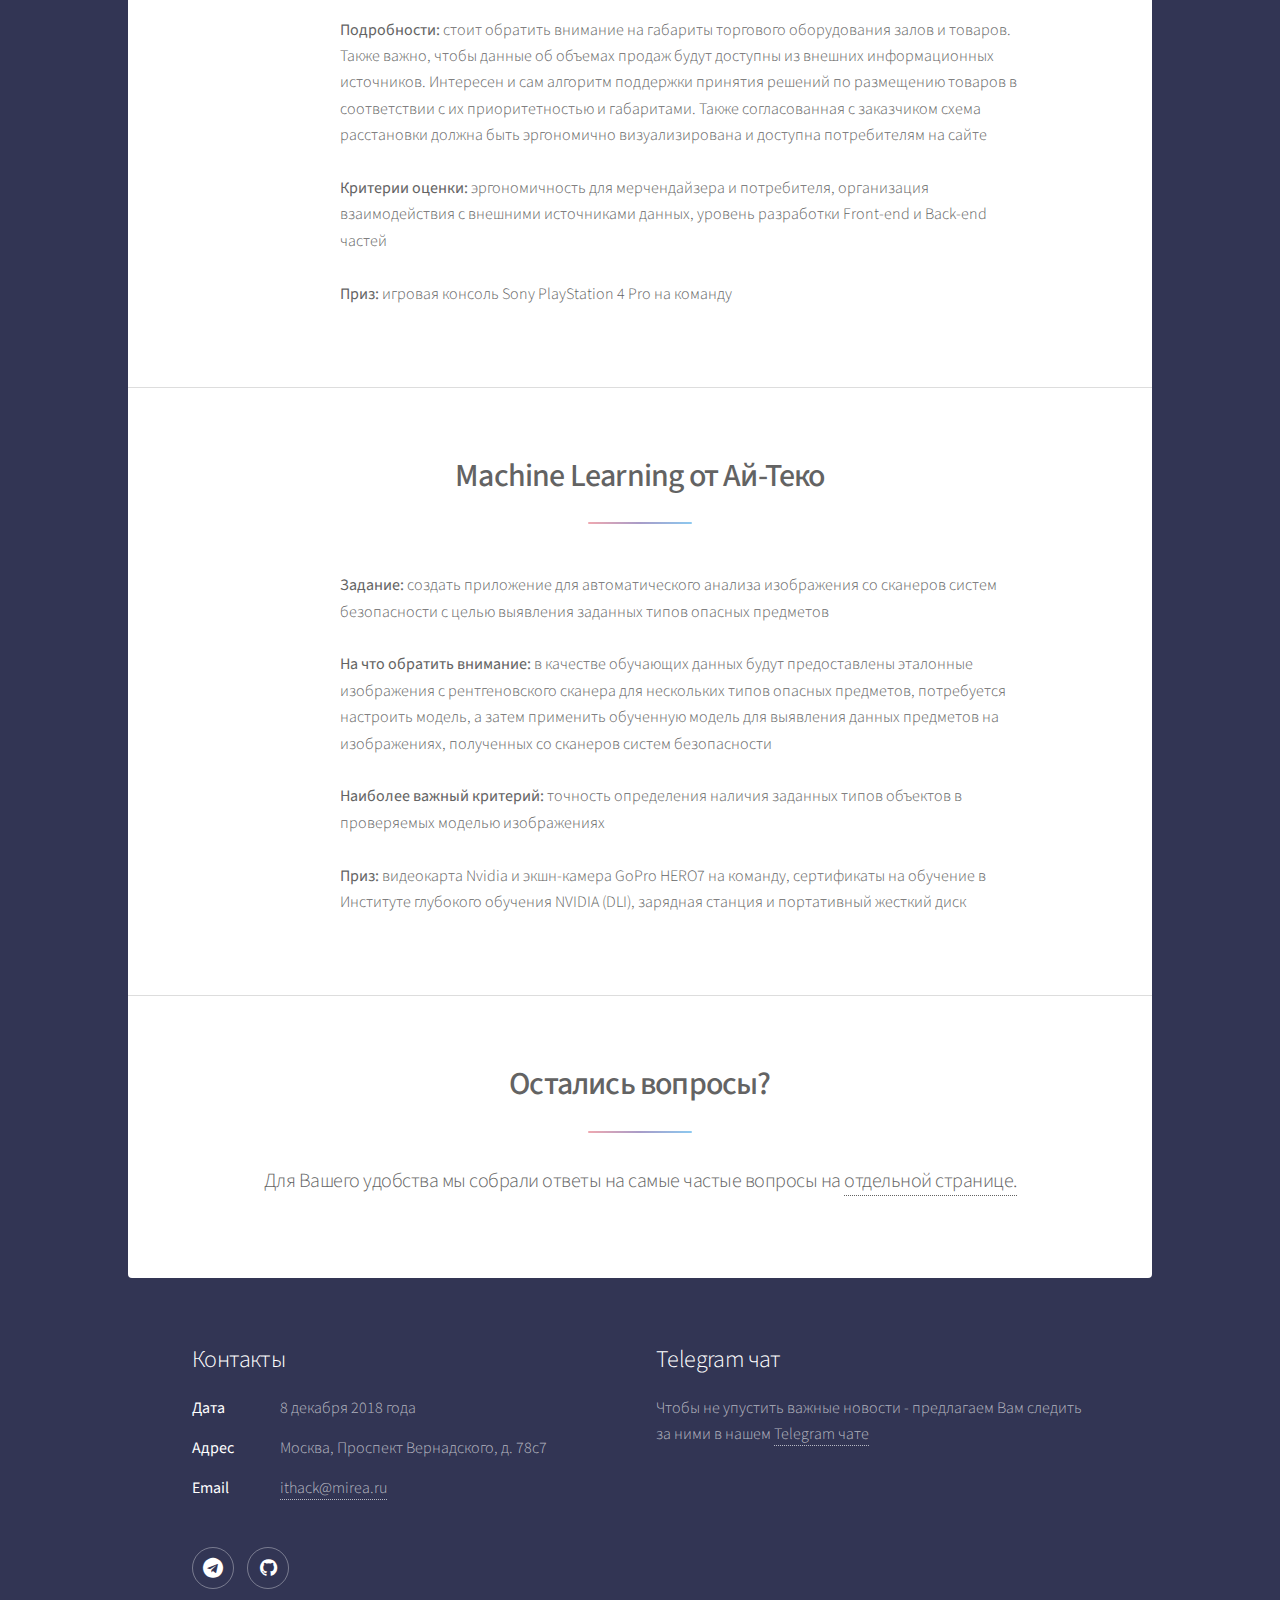
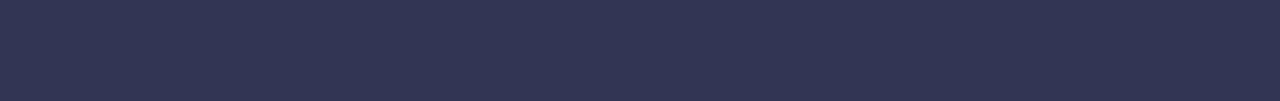
<file: partners.html>
<!DOCTYPE HTML>
<html>
<head>
  <title>Партнёры и задания. Хакатон ITHack.MIREA 2018</title>
  <meta charset="utf-8"/>
  <meta name="viewport" content="width=device-width, initial-scale=1"/>
  <!--[if lte IE 8]>
  <script src="assets/js/ie/html5shiv.js"></script><![endif]-->
  <link rel="stylesheet" href="assets/css/main.css"/>
  <link rel="stylesheet" href="assets/css/adds.css"/>
  <!--[if lte IE 9]>
  <link rel="stylesheet" href="assets/css/ie9.css"/><![endif]-->
  <!--[if lte IE 8]>
  <link rel="stylesheet" href="assets/css/ie8.css"/><![endif]-->


  <!-- Icon in the highest resolution we need it for -->
  <link rel="icon" sizes="192x192" href="images/icon192.png">

  <!-- Apple Touch Icon (reuse 192px icon.png) -->
  <link rel="apple-touch-icon" href="images/icon192.png">

  <meta property="og:url" content="https://ithack.mirea.ru">
  <meta property="og:type" content="website">
  <meta property="og:title" content="Партнёры и задания. Хакатон ITHack.MIREA 2018">
  <meta property="og:image" content="https://ithack.mirea.ru/images/preview.jpg">
  <meta property="og:description" content="Хакатон ITHack.MIREA 2018. 8 декабря 2018 года. Москва.">
  <meta property="og:site_name" content="Партнёры и задания. Хакатон ITHack.MIREA 2018.">
  <meta property="og:locale" content="ru_RU">
</head>
<body>

<!-- Wrapper -->
<div id="wrapper">

  <!-- Header -->
  <header id="header">
    <h1>Партнёры и задания</h1>
    <p>
      <a href="./index.html">Вернуться на главную</a>
    </p>
  </header>

  <!-- Main -->
  <div id="main" class="partners-page">
    <section id="tasks-vr" class="main special">
      <header class="major">
        <h2>VR/AR</h2>
        <!--<p>-->
          <!--В данном направлении будут выдаваться ценные призы от каждой компании-->
        <!--</p>-->
      </header>

      <ul class="features">
        <li class="tasks-list">
          <h2 class="nice-h3">Bosch + Microsoft HoloLens</h2>
          <ul>
            <li>
              <p>
                <b>Задание:</b> разработать интерактивное приложение смешанной реальности для очков Microsoft HoloLens на основе авторской идеи
                <br><br>
                <b>На что обратить внимание:</b> разработка приложения должна быть выполнена во время участия в хакатоне, на площадке у команд будет доступ к не менее чем пяти устройствам HoloLens
                <br><br>
                <b>Наиболее важный критерий:</b> оригинальность авторской идеи, иммерсивность и интерактивность разработанного приложения смешанной реальности
                <br><br>
                <b>Загрузки:</b> <a href="./files/Инструкция%20Microsoft%20Hololens%20и%20Unity.pdf">Инструкция Microsoft Hololens и Unity</a>
                <br><br>
                <b>Приз:</b> Samsung Galaxy A7 на команду
              </p>
            </li>
          </ul>
        </li>
        <li class="tasks-list">
          <h2 class="nice-h3">HoloGroup</h2>
          <ul>
            <li>
              <p>
                <b>Задание:</b> разработать и презентовать жюри интерактивный контент смешанной реальности для очков Microsoft HoloLens, разработанный на основе авторской идеи с применением MR Guide
                <br><br>
                <b>На что обратить внимание:</b> в качестве интерактивного контента смешанной реальности могут выступать учебные, развлекательные и рекламные материалы, разработанные с применением MR Guide. На площадке у команд будет доступ к не менее чем пяти устройствам HoloLens с установленным программным обеспечением MR Guide
                <br><br>
                <b>Наиболее важный критерий:</b> оригинальность авторской идеи, иммерсивность и интерактивность разработанного контента смешанной реальности
                <br><br>
                <b>Ссылка на MR Guide:</b> <a href="http://mrguide.pro/ru">http://mrguide.pro/ru</a>
                <br><br>
                <b>Приз:</b> игровая консоль Microsoft Xbox One S на команду
              </p>
            </li>
          </ul>
        </li>
      </ul>
      <ul class="features">
        <li class="tasks-list">
          <h2 class="nice-h3">Аттракцион виртуальной реальности FutuRift</h2>
          <ul>
            <li>
              <p>
                <b>Задание:</b> разработать и презентовать интерактивное приложение виртуальной реальности для аттракциона FutuRift на основе авторской идеи и любого дополнительного периферийного оборудования участника
                <br><br>
                <b>На что обратить внимание:</b> разработка приложения может быть выполнена до участия в хакатоне, на площадке хакатона у команд будет доступ к аттракциону, укомплектованному шлемом виртуальной реальности Oculus Rift
                <br><br>
                <b>Наиболее важный критерий:</b> оригинальность авторской идеи, иммерсивность и интерактивность разработанного приложения виртуальной реальности
                <br><br>
                <b>Ссылки:</b> <a href="http://6-dof.ru/futurift/">FutuRift </a>, <a href="https://github.com/ITLabRTUMIREA/UnityChairPlugin">плагин для Unity</a>, <a href="https://github.com/ITLabRTUMIREA/UEChairPlugin">плагин для Unreal Engine</a>
                <br><br>
                <b>Приз:</b> очки виртуальной реальности ACER на команду
              </p>
            </li>
          </ul>
        </li><li class="tasks-list">
          <h2 class="nice-h3">Интерактивная среда виртуальной реальности</h2>
          <ul>
            <li>
              <p>
                <b>Задание:</b> разработать и презентовать интерактивное приложение виртуальной реальности для устройства Oculus Rift или HTC Vive, разработанного на основе авторской идеи с применением игрового движка Unity или Unreal Engine
                <br><br>
                <b>На что обратить внимание:</b> разработка приложения должна быть выполнена во время участия в хакатоне, на площадке хакатона у команд будет доступ к устройства Oculus Rift и HTC Vive
                <br><br>
                <b>Наиболее важный критерий:</b> оригинальность авторской идеи, иммерсивность и интерактивность разработанного приложения виртуальной реальности
                <br><br>
                <b>Приз:</b> очки виртуальной реальности ACER на команду
              </p>
            </li>
          </ul>
        </li>
      </ul>
    </section>

    <section id="tasks-iot" class="main special">
      <header class="major">
        <h2>IoT от Samsung</h2>
      </header>
      <ul class="features">
        <li class="tasks-list li-width__75">
          <ul>
            <li>
              <p>
                <b>Задание:</b> разработать прототип программно-аппаратного комплекса дистанционного управления исполнительными устройствами для решения прикладной задачи
                <br><br>
                <b>Прикладная задача:</b> разработать прототип программно-аппаратного комплекса дистанционного управления приемо-передающими устройствами наземного базирования, позволяющего ориентировать их на находящийся в воздухе объект на основании поступающих в режиме реального времени данных о координатах объекта
                <br><br>
                <b>На что обратить внимание:</b> будет предоставлен типовой комплект лаборатории Samsung IoT, а также дополнительные компоненты, датчики и периферия
                <br><br>
                <b>Наиболее важный критерий:</b> обеспечить возможность дистанционного управления актуаторами в режиме реального времени с помощью аппаратного комплекса и программного приложения
                <br><br>
                <b>Дополнительно оценивается:</b> 1. Использование Artik Cloud для накопления данных о работе комплекса. 2. Предложенная математическая модель расчета углов поворота приемо-передающих устройств
                <br><br>
                <b>Приз:</b> наборы интернета вещей каждому члену команды
              </p>
            </li>
          </ul>
        </li>
      </ul>
    </section>

    <section id="tasks-fintech" class="main special">
      <header class="major">
        <h2>FinTech от Novardis</h2>
      </header>
      <ul class="features">
        <li class="tasks-list li-width__75">
          <ul>
            <li>
              <p>
                <b>Задание:</b> разработать веб-портал разработки, согласования и предоставления потребителям планограмм торговых залов
                <br><br>
                <b>Подробности:</b> стоит обратить внимание на габариты торгового оборудования залов и товаров. Также важно, чтобы данные об объемах продаж будут доступны из внешних информационных источников. Интересен и сам алгоритм поддержки принятия решений по размещению товаров в соответствии с их приоритетностью и габаритами. Также согласованная с заказчиком схема расстановки должна быть эргономично визуализирована и доступна потребителям на сайте
                <br><br>
                <b>Критерии оценки:</b> эргономичность для мерчендайзера и потребителя, организация взаимодействия с внешними источниками данных, уровень разработки Front-end и Back-end частей
                <br><br>
                <b>Приз:</b> игровая консоль Sony PlayStation 4 Pro на команду
              </p>
            </li>
          </ul>
        </li>
      </ul>
    </section>

    <section id="tasks-ml" class="main special">
      <header class="major">
        <h2>Machine Learning от Ай-Теко</h2>
      </header>
      <ul class="features">
        <li class="tasks-list li-width__75">
          <ul>
            <li>
              <p>
                <b>Задание:</b> создать приложение для автоматического анализа изображения со сканеров систем безопасности с целью выявления заданных типов опасных предметов
                <br><br>
                <b>На что обратить внимание:</b> в качестве обучающих данных будут предоставлены эталонные изображения с рентгеновского сканера для нескольких типов опасных предметов, потребуется настроить модель, а затем применить обученную модель для выявления данных предметов на изображениях, полученных со сканеров систем безопасности
                <br><br>
                <b>Наиболее важный критерий:</b> точность определения наличия заданных типов объектов в проверяемых моделью изображениях
                <br><br>
                <b>Приз:</b> видеокарта Nvidia и экшн-камера GoPro HERO7 на команду, сертификаты на обучение в Институте глубокого обучения NVIDIA (DLI), зарядная станция и портативный жесткий диск
              </p>
            </li>
          </ul>
        </li>
      </ul>
    </section>

    <section id="tasks-contact" class="main special">
      <header class="major">
        <h2>Остались вопросы?</h2>
        <p>
          Для Вашего удобства мы собрали ответы на самые частые вопросы на <a href="./faq.html">отдельной странице.</a>
        </p>
      </header>
    </section>
  </div>

  <!-- Footer -->
  <footer id="footer">

    <section>
      <h2>Контакты</h2>
      <dl class="alt">
        <dt>Дата</dt>
        <dd>8 декабря 2018 года</dd>
        <dt>Адрес</dt>
        <dd>Москва, Проспект Вернадского, д. 78с7</dd>
        <dt>Email</dt>
        <dd><a href="#footer">ithack@mirea.ru</a></dd>
      </dl>
      <ul class="icons">
        <li><a href="https://t-do.ru/ithackmirea" class="icon fa-telegram alt"><span class="label">Telegram</span></a></li>
        <li><a href="https://github.com/mirea-pandahack" class="icon fa-github alt"><span class="label">GitHub</span></a></li>
      </ul>
    </section>
    <section>
      <h2>Telegram чат</h2>
      <p>
        Чтобы не упустить важные новости - предлагаем Вам следить за ними в нашем
        <a href="https://t-do.ru/ithackmirea">Telegram чате</a>
      </p>
      <!--<ul class="actions">-->
      <!--<li><a href="partners.html" class="button">Информация для партнёров</a></li>-->
      <!--</ul>-->
    </section>
    <!--<p class="copyright">&copy; Untitled. Design: <a href="https://html5up.net">HTML5 UP</a>.</p>-->
  </footer>

</div>

<!-- Scripts -->
<script src="assets/js/jquery.min.js"></script>
<script src="assets/js/jquery.scrollex.min.js"></script>
<script src="assets/js/jquery.scrolly.min.js"></script>
<script src="assets/js/skel.min.js"></script>
<script src="assets/js/util.js"></script>
<!--[if lte IE 8]>
<script src="assets/js/ie/respond.min.js"></script><![endif]-->
<script src="assets/js/main.js"></script>

</body>
</html>
</file>
<file: assets/css/adds.css>
#header.alt .logo img{
    max-width: 256px;
    max-height: 256px;
}

.pdf-viewer{
    min-height: 600px;
}

@media screen and (max-width: 1000px){
    .pdf-viewer{
        display: none;
    }
}

@media screen and (min-width: 1000px){
    .pdf-viewer__alt{
        display: none;
    }
}

.text__bold{
    font-weight: 600;
}

.orgs-img{
    width: 13em;
    height: 13em;
}

.where-wrap{
    display: -webkit-box;
    display: -webkit-flex;
    display: -ms-flexbox;
    display: flex;
}

@media screen and (max-width: 900px) {
    .where-wrap{
        -webkit-box-orient: vertical;
        -webkit-box-direction: normal;
        -webkit-flex-direction: column;
        -ms-flex-direction: column;
        flex-direction: column;
    }
}

.where-map{
    width: 100%;
}

.where-text{
    margin-right: 10px;
    text-align: left;
}

.where-text ul{
    list-style: none;
}

.about-wrap{
    display: -webkit-box;
    display: -webkit-flex;
    display: -ms-flexbox;
    display: flex;
    -webkit-box-pack: justify;
    -webkit-justify-content: space-between;
    -ms-flex-pack: justify;
    justify-content: space-between;
    text-align: left;
}

.about-wrap ul{
    list-style: none;
}

.about-wrap div{
    min-width: 50%;
}


.about-wrap__right{
    padding-left: 10px;
}

.partners{
    display: -webkit-box;
    display: -webkit-flex;
    display: -ms-flexbox;
    display: flex;
    -webkit-flex-wrap: wrap;
    -ms-flex-wrap: wrap;
    flex-wrap: wrap;
}

.partners li{
    margin: 10px 0;
    list-style: none;
    width: 50%;
    padding: 0;
    display: -webkit-box;
    display: -webkit-flex;
    display: -ms-flexbox;
    display: flex;
    -webkit-box-orient: vertical;
    -webkit-box-direction: normal;
    -webkit-flex-direction: column;
    -ms-flex-direction: column;
    flex-direction: column;
    -webkit-box-pack: center;
    -webkit-justify-content: center;
    -ms-flex-pack: center;
    justify-content: center;
}

@media all and (-ms-high-contrast: none), (-ms-high-contrast: active) {
    .partners li{
        display: block;
    }
}

@media screen and (min-width: 900px) {
    .partners li{
        width: 25%;
    }
}

.partners img{
    max-width: 100%;
}

.tasks-list ul{
    list-style: none;
}

.tasks-list li{
    width: 100%;
    text-align: left;
}

.tasks-list__main a{
    border-bottom: 0;
}

.tasks-list__main a:hover h3 span{
    border-bottom: dotted 1px;
}

.tasks-list__main span:before{
    cursor: pointer;
}


.nice-h3:after{
    display: block;
    content: '';
    width: 50%;
    height: 2px;
    margin: 0 auto;
    border-radius: 2px;
    background-color: #dddddd;
    background-image: -moz-linear-gradient(90deg, #efa8b0, #a89cc8, #8cc9f0);
    background-image: -webkit-linear-gradient(90deg, #efa8b0, #a89cc8, #8cc9f0);
    background-image: -ms-linear-gradient(90deg, #efa8b0, #a89cc8, #8cc9f0);
    background-image: linear-gradient(90deg, #efa8b0, #a89cc8, #8cc9f0);
}

.li-width___full{
    width: 100% !important;
}

@media screen and (min-width: 900px) {
    .li-width__75{
        width: 75% !important;
    }
}

.faq{

}

.faq .nice-h3{
    font-weight: 500;
    text-align: left;
}

.faq .nice-h3:after{
    margin: 0;
    width: 100%;
}

.faq .tasks-list ul{
    padding-left: 0;
}

.faq .tasks-list li{
    margin-left: 0;
}

.partners-page h2{
    font-weight: 500;
}

@media screen and (min-width: 900px) {
    .faq-mobile-link{
        display: none;
    }
}

.experts{
    display: -webkit-box;
    display: -webkit-flex;
    display: -ms-flexbox;
    display: flex;
    justify-content: space-between;
    -webkit-flex-wrap: wrap;
    -ms-flex-wrap: wrap;
    flex-wrap: wrap;
}
@media screen and (max-width: 900px) {
    .experts{
        justify-content: center;
    }
}

.experts li{
    list-style: none;
}

.experts img{
    max-width: 200px;
    max-height: 200px;
    border-radius: 50%;
    pointer-events: none;
}

.expert-photo{
    margin: 0 auto;
    width: 200px;
    height: 200px;
    border-radius: 50%;
    pointer-events: none;

    background-repeat: no-repeat !important;
    background-position: center !important;
    background-size: contain !important;
}

.experts h4, .experts p{
    margin: 0;
}

/* Info section */
.info{
    display: -webkit-box;
    display: -webkit-flex;
    display: -ms-flexbox;
    display: flex;
    -webkit-flex-wrap: wrap;
    -ms-flex-wrap: wrap;
    flex-wrap: wrap;
}

.info li{
    margin: 10px 0;
    list-style: none;
    width: 50%;
    padding: 0;
    display: -webkit-box;
    display: -webkit-flex;
    display: -ms-flexbox;
    display: flex;
    -webkit-box-orient: vertical;
    -webkit-box-direction: normal;
    -webkit-flex-direction: column;
    -ms-flex-direction: column;
    flex-direction: column;
    -webkit-box-pack: center;
    -webkit-justify-content: center;
    -ms-flex-pack: center;
    justify-content: center;
}

@media all and (-ms-high-contrast: none), (-ms-high-contrast: active) {
    .info li{
        display: block;
    }
}

@media screen and (min-width: 900px) {
    .info li{
        width: 20%;
    }
}

.info img{
    max-width: 100%;
}

/*Map*/
.map-time li{
    list-style: none;
}

.map-img img{
    max-width: 100%;
}

.no-bottom-margin{
    margin-bottom: 0;
}

.links-no-border a{
    border-bottom: 0;
}

.fix__width50{
    width: 50%;
}
</file>
<file: assets/css/ie9.css>
/*
	Stellar by HTML5 UP
	html5up.net | @ajlkn
	Free for personal and commercial use under the CCA 3.0 license (html5up.net/license)
*/

/* Spotlight */

	.spotlight:after {
		content: '';
		display: block;
		clear: both;
	}

	.spotlight .content {
		float: left;
		width: 60%;
	}

	.spotlight .image {
		float: left;
	}

/* Features */

	.features:after {
		content: '';
		display: block;
		clear: both;
	}

	.features li {
		float: left;
	}

/* Statistics */

	.statistics {
		display: inline-block;
		width: auto;
	}

		.statistics:after {
			content: '';
			display: block;
			clear: both;
		}

		.statistics li {
			float: left;
			padding: 1.5em 2.5em;
		}

/* Footer */

	#footer > * {
		float: left;
	}

	#footer .copyright {
		clear: both;
	}
</file>
<file: assets/css/ie8.css>
/*
	Stellar by HTML5 UP
	html5up.net | @ajlkn
	Free for personal and commercial use under the CCA 3.0 license (html5up.net/license)
*/

/* Type */

	body {
		color: #ffffff;
	}

/* Button */

	.button {
		position: relative;
		border: solid 1px !important;
	}

		.button.special {
			border: none !important;
		}

/* Icon */

	.icon.major {
		-ms-behavior: url("assets/js/ie/PIE.htc");
	}

		.icon.major:before {
			font-size: 4em;
			border: 0;
		}

/* Spotlight */

	.spotlight .image {
		position: relative;
		-ms-behavior: url("assets/js/ie/PIE.htc");
	}

		.spotlight .image img {
			position: relative;
			-ms-behavior: url("assets/js/ie/PIE.htc");
		}

/* Features */

	.features li {
		width: 29%;
	}

/* Footer */

	#footer > * {
		width: 50%;
		margin-left: 0;
	}

/* Main */

	#main > .main > .image.main:first-child {
		margin-top: 0;
		margin-left: 0;
		width: 100%;
	}
</file>
<file: assets/css/main.css>
@import url(font-awesome.min.css);
@import "https://fonts.googleapis.com/css?family=Source+Sans+Pro:300,400";

/*
	Stellar by HTML5 UP
	html5up.net | @ajlkn
	Free for personal and commercial use under the CCA 3.0 license (html5up.net/license)
*/

/* Reset */

	html, body, div, span, applet, object, iframe, h1, h2, h3, h4, h5, h6, p, blockquote, pre, a, abbr, acronym, address, big, cite, code, del, dfn, em, img, ins, kbd, q, s, samp, small, strike, strong, sub, sup, tt, var, b, u, i, center, dl, dt, dd, ol, ul, li, fieldset, form, label, legend, table, caption, tbody, tfoot, thead, tr, th, td, article, aside, canvas, details, embed, figure, figcaption, footer, header, hgroup, menu, nav, output, ruby, section, summary, time, mark, audio, video {
		margin: 0;
		padding: 0;
		border: 0;
		font-size: 100%;
		font: inherit;
		vertical-align: baseline;
	}

	article, aside, details, figcaption, figure, footer, header, hgroup, menu, nav, section {
		display: block;
	}

	body {
		line-height: 1;
	}

	ol, ul {
		list-style: none;
	}

	blockquote, q {
		quotes: none;
	}

	blockquote:before, blockquote:after, q:before, q:after {
		content: '';
		content: none;
	}

	table {
		border-collapse: collapse;
		border-spacing: 0;
	}

	body {
		-webkit-text-size-adjust: none;
	}

/* Box Model */

	*, *:before, *:after {
		-moz-box-sizing: border-box;
		-webkit-box-sizing: border-box;
		box-sizing: border-box;
	}

/* Grid */

	.row {
		border-bottom: solid 1px transparent;
		-moz-box-sizing: border-box;
		-webkit-box-sizing: border-box;
		box-sizing: border-box;
	}

	.row > * {
		float: left;
		-moz-box-sizing: border-box;
		-webkit-box-sizing: border-box;
		box-sizing: border-box;
	}

	.row:after, .row:before {
		content: '';
		display: block;
		clear: both;
		height: 0;
	}

	.row.uniform > * > :first-child {
		margin-top: 0;
	}

	.row.uniform > * > :last-child {
		margin-bottom: 0;
	}

	.row.\30 \25 > * {
		padding: 0 0 0 0em;
	}

	.row.\30 \25 {
		margin: 0 0 -1px 0em;
	}

	.row.uniform.\30 \25 > * {
		padding: 0em 0 0 0em;
	}

	.row.uniform.\30 \25 {
		margin: 0em 0 -1px 0em;
	}

	.row > * {
		padding: 0 0 0 1.5em;
	}

	.row {
		margin: 0 0 -1px -1.5em;
	}

	.row.uniform > * {
		padding: 1.5em 0 0 1.5em;
	}

	.row.uniform {
		margin: -1.5em 0 -1px -1.5em;
	}

	.row.\32 00\25 > * {
		padding: 0 0 0 3em;
	}

	.row.\32 00\25 {
		margin: 0 0 -1px -3em;
	}

	.row.uniform.\32 00\25 > * {
		padding: 3em 0 0 3em;
	}

	.row.uniform.\32 00\25 {
		margin: -3em 0 -1px -3em;
	}

	.row.\31 50\25 > * {
		padding: 0 0 0 2.25em;
	}

	.row.\31 50\25 {
		margin: 0 0 -1px -2.25em;
	}

	.row.uniform.\31 50\25 > * {
		padding: 2.25em 0 0 2.25em;
	}

	.row.uniform.\31 50\25 {
		margin: -2.25em 0 -1px -2.25em;
	}

	.row.\35 0\25 > * {
		padding: 0 0 0 0.75em;
	}

	.row.\35 0\25 {
		margin: 0 0 -1px -0.75em;
	}

	.row.uniform.\35 0\25 > * {
		padding: 0.75em 0 0 0.75em;
	}

	.row.uniform.\35 0\25 {
		margin: -0.75em 0 -1px -0.75em;
	}

	.row.\32 5\25 > * {
		padding: 0 0 0 0.375em;
	}

	.row.\32 5\25 {
		margin: 0 0 -1px -0.375em;
	}

	.row.uniform.\32 5\25 > * {
		padding: 0.375em 0 0 0.375em;
	}

	.row.uniform.\32 5\25 {
		margin: -0.375em 0 -1px -0.375em;
	}

	.\31 2u, .\31 2u\24 {
		width: 100%;
		clear: none;
		margin-left: 0;
	}

	.\31 1u, .\31 1u\24 {
		width: 91.6666666667%;
		clear: none;
		margin-left: 0;
	}

	.\31 0u, .\31 0u\24 {
		width: 83.3333333333%;
		clear: none;
		margin-left: 0;
	}

	.\39 u, .\39 u\24 {
		width: 75%;
		clear: none;
		margin-left: 0;
	}

	.\38 u, .\38 u\24 {
		width: 66.6666666667%;
		clear: none;
		margin-left: 0;
	}

	.\37 u, .\37 u\24 {
		width: 58.3333333333%;
		clear: none;
		margin-left: 0;
	}

	.\36 u, .\36 u\24 {
		width: 50%;
		clear: none;
		margin-left: 0;
	}

	.\35 u, .\35 u\24 {
		width: 41.6666666667%;
		clear: none;
		margin-left: 0;
	}

	.\34 u, .\34 u\24 {
		width: 33.3333333333%;
		clear: none;
		margin-left: 0;
	}

	.\33 u, .\33 u\24 {
		width: 25%;
		clear: none;
		margin-left: 0;
	}

	.\32 u, .\32 u\24 {
		width: 16.6666666667%;
		clear: none;
		margin-left: 0;
	}

	.\31 u, .\31 u\24 {
		width: 8.3333333333%;
		clear: none;
		margin-left: 0;
	}

	.\31 2u\24 + *,
	.\31 1u\24 + *,
	.\31 0u\24 + *,
	.\39 u\24 + *,
	.\38 u\24 + *,
	.\37 u\24 + *,
	.\36 u\24 + *,
	.\35 u\24 + *,
	.\34 u\24 + *,
	.\33 u\24 + *,
	.\32 u\24 + *,
	.\31 u\24 + * {
		clear: left;
	}

	.\-11u {
		margin-left: 91.66667%;
	}

	.\-10u {
		margin-left: 83.33333%;
	}

	.\-9u {
		margin-left: 75%;
	}

	.\-8u {
		margin-left: 66.66667%;
	}

	.\-7u {
		margin-left: 58.33333%;
	}

	.\-6u {
		margin-left: 50%;
	}

	.\-5u {
		margin-left: 41.66667%;
	}

	.\-4u {
		margin-left: 33.33333%;
	}

	.\-3u {
		margin-left: 25%;
	}

	.\-2u {
		margin-left: 16.66667%;
	}

	.\-1u {
		margin-left: 8.33333%;
	}

	@media screen and (max-width: 1680px) {

		.row > * {
			padding: 0 0 0 1.5em;
		}

		.row {
			margin: 0 0 -1px -1.5em;
		}

		.row.uniform > * {
			padding: 1.5em 0 0 1.5em;
		}

		.row.uniform {
			margin: -1.5em 0 -1px -1.5em;
		}

		.row.\32 00\25 > * {
			padding: 0 0 0 3em;
		}

		.row.\32 00\25 {
			margin: 0 0 -1px -3em;
		}

		.row.uniform.\32 00\25 > * {
			padding: 3em 0 0 3em;
		}

		.row.uniform.\32 00\25 {
			margin: -3em 0 -1px -3em;
		}

		.row.\31 50\25 > * {
			padding: 0 0 0 2.25em;
		}

		.row.\31 50\25 {
			margin: 0 0 -1px -2.25em;
		}

		.row.uniform.\31 50\25 > * {
			padding: 2.25em 0 0 2.25em;
		}

		.row.uniform.\31 50\25 {
			margin: -2.25em 0 -1px -2.25em;
		}

		.row.\35 0\25 > * {
			padding: 0 0 0 0.75em;
		}

		.row.\35 0\25 {
			margin: 0 0 -1px -0.75em;
		}

		.row.uniform.\35 0\25 > * {
			padding: 0.75em 0 0 0.75em;
		}

		.row.uniform.\35 0\25 {
			margin: -0.75em 0 -1px -0.75em;
		}

		.row.\32 5\25 > * {
			padding: 0 0 0 0.375em;
		}

		.row.\32 5\25 {
			margin: 0 0 -1px -0.375em;
		}

		.row.uniform.\32 5\25 > * {
			padding: 0.375em 0 0 0.375em;
		}

		.row.uniform.\32 5\25 {
			margin: -0.375em 0 -1px -0.375em;
		}

		.\31 2u\28xlarge\29, .\31 2u\24\28xlarge\29 {
			width: 100%;
			clear: none;
			margin-left: 0;
		}

		.\31 1u\28xlarge\29, .\31 1u\24\28xlarge\29 {
			width: 91.6666666667%;
			clear: none;
			margin-left: 0;
		}

		.\31 0u\28xlarge\29, .\31 0u\24\28xlarge\29 {
			width: 83.3333333333%;
			clear: none;
			margin-left: 0;
		}

		.\39 u\28xlarge\29, .\39 u\24\28xlarge\29 {
			width: 75%;
			clear: none;
			margin-left: 0;
		}

		.\38 u\28xlarge\29, .\38 u\24\28xlarge\29 {
			width: 66.6666666667%;
			clear: none;
			margin-left: 0;
		}

		.\37 u\28xlarge\29, .\37 u\24\28xlarge\29 {
			width: 58.3333333333%;
			clear: none;
			margin-left: 0;
		}

		.\36 u\28xlarge\29, .\36 u\24\28xlarge\29 {
			width: 50%;
			clear: none;
			margin-left: 0;
		}

		.\35 u\28xlarge\29, .\35 u\24\28xlarge\29 {
			width: 41.6666666667%;
			clear: none;
			margin-left: 0;
		}

		.\34 u\28xlarge\29, .\34 u\24\28xlarge\29 {
			width: 33.3333333333%;
			clear: none;
			margin-left: 0;
		}

		.\33 u\28xlarge\29, .\33 u\24\28xlarge\29 {
			width: 25%;
			clear: none;
			margin-left: 0;
		}

		.\32 u\28xlarge\29, .\32 u\24\28xlarge\29 {
			width: 16.6666666667%;
			clear: none;
			margin-left: 0;
		}

		.\31 u\28xlarge\29, .\31 u\24\28xlarge\29 {
			width: 8.3333333333%;
			clear: none;
			margin-left: 0;
		}

		.\31 2u\24\28xlarge\29 + *,
		.\31 1u\24\28xlarge\29 + *,
		.\31 0u\24\28xlarge\29 + *,
		.\39 u\24\28xlarge\29 + *,
		.\38 u\24\28xlarge\29 + *,
		.\37 u\24\28xlarge\29 + *,
		.\36 u\24\28xlarge\29 + *,
		.\35 u\24\28xlarge\29 + *,
		.\34 u\24\28xlarge\29 + *,
		.\33 u\24\28xlarge\29 + *,
		.\32 u\24\28xlarge\29 + *,
		.\31 u\24\28xlarge\29 + * {
			clear: left;
		}

		.\-11u\28xlarge\29 {
			margin-left: 91.66667%;
		}

		.\-10u\28xlarge\29 {
			margin-left: 83.33333%;
		}

		.\-9u\28xlarge\29 {
			margin-left: 75%;
		}

		.\-8u\28xlarge\29 {
			margin-left: 66.66667%;
		}

		.\-7u\28xlarge\29 {
			margin-left: 58.33333%;
		}

		.\-6u\28xlarge\29 {
			margin-left: 50%;
		}

		.\-5u\28xlarge\29 {
			margin-left: 41.66667%;
		}

		.\-4u\28xlarge\29 {
			margin-left: 33.33333%;
		}

		.\-3u\28xlarge\29 {
			margin-left: 25%;
		}

		.\-2u\28xlarge\29 {
			margin-left: 16.66667%;
		}

		.\-1u\28xlarge\29 {
			margin-left: 8.33333%;
		}

	}

	@media screen and (max-width: 1280px) {

		.row > * {
			padding: 0 0 0 1.5em;
		}

		.row {
			margin: 0 0 -1px -1.5em;
		}

		.row.uniform > * {
			padding: 1.5em 0 0 1.5em;
		}

		.row.uniform {
			margin: -1.5em 0 -1px -1.5em;
		}

		.row.\32 00\25 > * {
			padding: 0 0 0 3em;
		}

		.row.\32 00\25 {
			margin: 0 0 -1px -3em;
		}

		.row.uniform.\32 00\25 > * {
			padding: 3em 0 0 3em;
		}

		.row.uniform.\32 00\25 {
			margin: -3em 0 -1px -3em;
		}

		.row.\31 50\25 > * {
			padding: 0 0 0 2.25em;
		}

		.row.\31 50\25 {
			margin: 0 0 -1px -2.25em;
		}

		.row.uniform.\31 50\25 > * {
			padding: 2.25em 0 0 2.25em;
		}

		.row.uniform.\31 50\25 {
			margin: -2.25em 0 -1px -2.25em;
		}

		.row.\35 0\25 > * {
			padding: 0 0 0 0.75em;
		}

		.row.\35 0\25 {
			margin: 0 0 -1px -0.75em;
		}

		.row.uniform.\35 0\25 > * {
			padding: 0.75em 0 0 0.75em;
		}

		.row.uniform.\35 0\25 {
			margin: -0.75em 0 -1px -0.75em;
		}

		.row.\32 5\25 > * {
			padding: 0 0 0 0.375em;
		}

		.row.\32 5\25 {
			margin: 0 0 -1px -0.375em;
		}

		.row.uniform.\32 5\25 > * {
			padding: 0.375em 0 0 0.375em;
		}

		.row.uniform.\32 5\25 {
			margin: -0.375em 0 -1px -0.375em;
		}

		.\31 2u\28large\29, .\31 2u\24\28large\29 {
			width: 100%;
			clear: none;
			margin-left: 0;
		}

		.\31 1u\28large\29, .\31 1u\24\28large\29 {
			width: 91.6666666667%;
			clear: none;
			margin-left: 0;
		}

		.\31 0u\28large\29, .\31 0u\24\28large\29 {
			width: 83.3333333333%;
			clear: none;
			margin-left: 0;
		}

		.\39 u\28large\29, .\39 u\24\28large\29 {
			width: 75%;
			clear: none;
			margin-left: 0;
		}

		.\38 u\28large\29, .\38 u\24\28large\29 {
			width: 66.6666666667%;
			clear: none;
			margin-left: 0;
		}

		.\37 u\28large\29, .\37 u\24\28large\29 {
			width: 58.3333333333%;
			clear: none;
			margin-left: 0;
		}

		.\36 u\28large\29, .\36 u\24\28large\29 {
			width: 50%;
			clear: none;
			margin-left: 0;
		}

		.\35 u\28large\29, .\35 u\24\28large\29 {
			width: 41.6666666667%;
			clear: none;
			margin-left: 0;
		}

		.\34 u\28large\29, .\34 u\24\28large\29 {
			width: 33.3333333333%;
			clear: none;
			margin-left: 0;
		}

		.\33 u\28large\29, .\33 u\24\28large\29 {
			width: 25%;
			clear: none;
			margin-left: 0;
		}

		.\32 u\28large\29, .\32 u\24\28large\29 {
			width: 16.6666666667%;
			clear: none;
			margin-left: 0;
		}

		.\31 u\28large\29, .\31 u\24\28large\29 {
			width: 8.3333333333%;
			clear: none;
			margin-left: 0;
		}

		.\31 2u\24\28large\29 + *,
		.\31 1u\24\28large\29 + *,
		.\31 0u\24\28large\29 + *,
		.\39 u\24\28large\29 + *,
		.\38 u\24\28large\29 + *,
		.\37 u\24\28large\29 + *,
		.\36 u\24\28large\29 + *,
		.\35 u\24\28large\29 + *,
		.\34 u\24\28large\29 + *,
		.\33 u\24\28large\29 + *,
		.\32 u\24\28large\29 + *,
		.\31 u\24\28large\29 + * {
			clear: left;
		}

		.\-11u\28large\29 {
			margin-left: 91.66667%;
		}

		.\-10u\28large\29 {
			margin-left: 83.33333%;
		}

		.\-9u\28large\29 {
			margin-left: 75%;
		}

		.\-8u\28large\29 {
			margin-left: 66.66667%;
		}

		.\-7u\28large\29 {
			margin-left: 58.33333%;
		}

		.\-6u\28large\29 {
			margin-left: 50%;
		}

		.\-5u\28large\29 {
			margin-left: 41.66667%;
		}

		.\-4u\28large\29 {
			margin-left: 33.33333%;
		}

		.\-3u\28large\29 {
			margin-left: 25%;
		}

		.\-2u\28large\29 {
			margin-left: 16.66667%;
		}

		.\-1u\28large\29 {
			margin-left: 8.33333%;
		}

	}

	@media screen and (max-width: 980px) {

		.row > * {
			padding: 0 0 0 1.5em;
		}

		.row {
			margin: 0 0 -1px -1.5em;
		}

		.row.uniform > * {
			padding: 1.5em 0 0 1.5em;
		}

		.row.uniform {
			margin: -1.5em 0 -1px -1.5em;
		}

		.row.\32 00\25 > * {
			padding: 0 0 0 3em;
		}

		.row.\32 00\25 {
			margin: 0 0 -1px -3em;
		}

		.row.uniform.\32 00\25 > * {
			padding: 3em 0 0 3em;
		}

		.row.uniform.\32 00\25 {
			margin: -3em 0 -1px -3em;
		}

		.row.\31 50\25 > * {
			padding: 0 0 0 2.25em;
		}

		.row.\31 50\25 {
			margin: 0 0 -1px -2.25em;
		}

		.row.uniform.\31 50\25 > * {
			padding: 2.25em 0 0 2.25em;
		}

		.row.uniform.\31 50\25 {
			margin: -2.25em 0 -1px -2.25em;
		}

		.row.\35 0\25 > * {
			padding: 0 0 0 0.75em;
		}

		.row.\35 0\25 {
			margin: 0 0 -1px -0.75em;
		}

		.row.uniform.\35 0\25 > * {
			padding: 0.75em 0 0 0.75em;
		}

		.row.uniform.\35 0\25 {
			margin: -0.75em 0 -1px -0.75em;
		}

		.row.\32 5\25 > * {
			padding: 0 0 0 0.375em;
		}

		.row.\32 5\25 {
			margin: 0 0 -1px -0.375em;
		}

		.row.uniform.\32 5\25 > * {
			padding: 0.375em 0 0 0.375em;
		}

		.row.uniform.\32 5\25 {
			margin: -0.375em 0 -1px -0.375em;
		}

		.\31 2u\28medium\29, .\31 2u\24\28medium\29 {
			width: 100%;
			clear: none;
			margin-left: 0;
		}

		.\31 1u\28medium\29, .\31 1u\24\28medium\29 {
			width: 91.6666666667%;
			clear: none;
			margin-left: 0;
		}

		.\31 0u\28medium\29, .\31 0u\24\28medium\29 {
			width: 83.3333333333%;
			clear: none;
			margin-left: 0;
		}

		.\39 u\28medium\29, .\39 u\24\28medium\29 {
			width: 75%;
			clear: none;
			margin-left: 0;
		}

		.\38 u\28medium\29, .\38 u\24\28medium\29 {
			width: 66.6666666667%;
			clear: none;
			margin-left: 0;
		}

		.\37 u\28medium\29, .\37 u\24\28medium\29 {
			width: 58.3333333333%;
			clear: none;
			margin-left: 0;
		}

		.\36 u\28medium\29, .\36 u\24\28medium\29 {
			width: 50%;
			clear: none;
			margin-left: 0;
		}

		.\35 u\28medium\29, .\35 u\24\28medium\29 {
			width: 41.6666666667%;
			clear: none;
			margin-left: 0;
		}

		.\34 u\28medium\29, .\34 u\24\28medium\29 {
			width: 33.3333333333%;
			clear: none;
			margin-left: 0;
		}

		.\33 u\28medium\29, .\33 u\24\28medium\29 {
			width: 25%;
			clear: none;
			margin-left: 0;
		}

		.\32 u\28medium\29, .\32 u\24\28medium\29 {
			width: 16.6666666667%;
			clear: none;
			margin-left: 0;
		}

		.\31 u\28medium\29, .\31 u\24\28medium\29 {
			width: 8.3333333333%;
			clear: none;
			margin-left: 0;
		}

		.\31 2u\24\28medium\29 + *,
		.\31 1u\24\28medium\29 + *,
		.\31 0u\24\28medium\29 + *,
		.\39 u\24\28medium\29 + *,
		.\38 u\24\28medium\29 + *,
		.\37 u\24\28medium\29 + *,
		.\36 u\24\28medium\29 + *,
		.\35 u\24\28medium\29 + *,
		.\34 u\24\28medium\29 + *,
		.\33 u\24\28medium\29 + *,
		.\32 u\24\28medium\29 + *,
		.\31 u\24\28medium\29 + * {
			clear: left;
		}

		.\-11u\28medium\29 {
			margin-left: 91.66667%;
		}

		.\-10u\28medium\29 {
			margin-left: 83.33333%;
		}

		.\-9u\28medium\29 {
			margin-left: 75%;
		}

		.\-8u\28medium\29 {
			margin-left: 66.66667%;
		}

		.\-7u\28medium\29 {
			margin-left: 58.33333%;
		}

		.\-6u\28medium\29 {
			margin-left: 50%;
		}

		.\-5u\28medium\29 {
			margin-left: 41.66667%;
		}

		.\-4u\28medium\29 {
			margin-left: 33.33333%;
		}

		.\-3u\28medium\29 {
			margin-left: 25%;
		}

		.\-2u\28medium\29 {
			margin-left: 16.66667%;
		}

		.\-1u\28medium\29 {
			margin-left: 8.33333%;
		}

	}

	@media screen and (max-width: 736px) {

		.row > * {
			padding: 0 0 0 1em;
		}

		.row {
			margin: 0 0 -1px -1em;
		}

		.row.uniform > * {
			padding: 1em 0 0 1em;
		}

		.row.uniform {
			margin: -1em 0 -1px -1em;
		}

		.row.\32 00\25 > * {
			padding: 0 0 0 2em;
		}

		.row.\32 00\25 {
			margin: 0 0 -1px -2em;
		}

		.row.uniform.\32 00\25 > * {
			padding: 2em 0 0 2em;
		}

		.row.uniform.\32 00\25 {
			margin: -2em 0 -1px -2em;
		}

		.row.\31 50\25 > * {
			padding: 0 0 0 1.5em;
		}

		.row.\31 50\25 {
			margin: 0 0 -1px -1.5em;
		}

		.row.uniform.\31 50\25 > * {
			padding: 1.5em 0 0 1.5em;
		}

		.row.uniform.\31 50\25 {
			margin: -1.5em 0 -1px -1.5em;
		}

		.row.\35 0\25 > * {
			padding: 0 0 0 0.5em;
		}

		.row.\35 0\25 {
			margin: 0 0 -1px -0.5em;
		}

		.row.uniform.\35 0\25 > * {
			padding: 0.5em 0 0 0.5em;
		}

		.row.uniform.\35 0\25 {
			margin: -0.5em 0 -1px -0.5em;
		}

		.row.\32 5\25 > * {
			padding: 0 0 0 0.25em;
		}

		.row.\32 5\25 {
			margin: 0 0 -1px -0.25em;
		}

		.row.uniform.\32 5\25 > * {
			padding: 0.25em 0 0 0.25em;
		}

		.row.uniform.\32 5\25 {
			margin: -0.25em 0 -1px -0.25em;
		}

		.\31 2u\28small\29, .\31 2u\24\28small\29 {
			width: 100%;
			clear: none;
			margin-left: 0;
		}

		.\31 1u\28small\29, .\31 1u\24\28small\29 {
			width: 91.6666666667%;
			clear: none;
			margin-left: 0;
		}

		.\31 0u\28small\29, .\31 0u\24\28small\29 {
			width: 83.3333333333%;
			clear: none;
			margin-left: 0;
		}

		.\39 u\28small\29, .\39 u\24\28small\29 {
			width: 75%;
			clear: none;
			margin-left: 0;
		}

		.\38 u\28small\29, .\38 u\24\28small\29 {
			width: 66.6666666667%;
			clear: none;
			margin-left: 0;
		}

		.\37 u\28small\29, .\37 u\24\28small\29 {
			width: 58.3333333333%;
			clear: none;
			margin-left: 0;
		}

		.\36 u\28small\29, .\36 u\24\28small\29 {
			width: 50%;
			clear: none;
			margin-left: 0;
		}

		.\35 u\28small\29, .\35 u\24\28small\29 {
			width: 41.6666666667%;
			clear: none;
			margin-left: 0;
		}

		.\34 u\28small\29, .\34 u\24\28small\29 {
			width: 33.3333333333%;
			clear: none;
			margin-left: 0;
		}

		.\33 u\28small\29, .\33 u\24\28small\29 {
			width: 25%;
			clear: none;
			margin-left: 0;
		}

		.\32 u\28small\29, .\32 u\24\28small\29 {
			width: 16.6666666667%;
			clear: none;
			margin-left: 0;
		}

		.\31 u\28small\29, .\31 u\24\28small\29 {
			width: 8.3333333333%;
			clear: none;
			margin-left: 0;
		}

		.\31 2u\24\28small\29 + *,
		.\31 1u\24\28small\29 + *,
		.\31 0u\24\28small\29 + *,
		.\39 u\24\28small\29 + *,
		.\38 u\24\28small\29 + *,
		.\37 u\24\28small\29 + *,
		.\36 u\24\28small\29 + *,
		.\35 u\24\28small\29 + *,
		.\34 u\24\28small\29 + *,
		.\33 u\24\28small\29 + *,
		.\32 u\24\28small\29 + *,
		.\31 u\24\28small\29 + * {
			clear: left;
		}

		.\-11u\28small\29 {
			margin-left: 91.66667%;
		}

		.\-10u\28small\29 {
			margin-left: 83.33333%;
		}

		.\-9u\28small\29 {
			margin-left: 75%;
		}

		.\-8u\28small\29 {
			margin-left: 66.66667%;
		}

		.\-7u\28small\29 {
			margin-left: 58.33333%;
		}

		.\-6u\28small\29 {
			margin-left: 50%;
		}

		.\-5u\28small\29 {
			margin-left: 41.66667%;
		}

		.\-4u\28small\29 {
			margin-left: 33.33333%;
		}

		.\-3u\28small\29 {
			margin-left: 25%;
		}

		.\-2u\28small\29 {
			margin-left: 16.66667%;
		}

		.\-1u\28small\29 {
			margin-left: 8.33333%;
		}

	}

	@media screen and (max-width: 480px) {

		.row > * {
			padding: 0 0 0 1em;
		}

		.row {
			margin: 0 0 -1px -1em;
		}

		.row.uniform > * {
			padding: 1em 0 0 1em;
		}

		.row.uniform {
			margin: -1em 0 -1px -1em;
		}

		.row.\32 00\25 > * {
			padding: 0 0 0 2em;
		}

		.row.\32 00\25 {
			margin: 0 0 -1px -2em;
		}

		.row.uniform.\32 00\25 > * {
			padding: 2em 0 0 2em;
		}

		.row.uniform.\32 00\25 {
			margin: -2em 0 -1px -2em;
		}

		.row.\31 50\25 > * {
			padding: 0 0 0 1.5em;
		}

		.row.\31 50\25 {
			margin: 0 0 -1px -1.5em;
		}

		.row.uniform.\31 50\25 > * {
			padding: 1.5em 0 0 1.5em;
		}

		.row.uniform.\31 50\25 {
			margin: -1.5em 0 -1px -1.5em;
		}

		.row.\35 0\25 > * {
			padding: 0 0 0 0.5em;
		}

		.row.\35 0\25 {
			margin: 0 0 -1px -0.5em;
		}

		.row.uniform.\35 0\25 > * {
			padding: 0.5em 0 0 0.5em;
		}

		.row.uniform.\35 0\25 {
			margin: -0.5em 0 -1px -0.5em;
		}

		.row.\32 5\25 > * {
			padding: 0 0 0 0.25em;
		}

		.row.\32 5\25 {
			margin: 0 0 -1px -0.25em;
		}

		.row.uniform.\32 5\25 > * {
			padding: 0.25em 0 0 0.25em;
		}

		.row.uniform.\32 5\25 {
			margin: -0.25em 0 -1px -0.25em;
		}

		.\31 2u\28xsmall\29, .\31 2u\24\28xsmall\29 {
			width: 100%;
			clear: none;
			margin-left: 0;
		}

		.\31 1u\28xsmall\29, .\31 1u\24\28xsmall\29 {
			width: 91.6666666667%;
			clear: none;
			margin-left: 0;
		}

		.\31 0u\28xsmall\29, .\31 0u\24\28xsmall\29 {
			width: 83.3333333333%;
			clear: none;
			margin-left: 0;
		}

		.\39 u\28xsmall\29, .\39 u\24\28xsmall\29 {
			width: 75%;
			clear: none;
			margin-left: 0;
		}

		.\38 u\28xsmall\29, .\38 u\24\28xsmall\29 {
			width: 66.6666666667%;
			clear: none;
			margin-left: 0;
		}

		.\37 u\28xsmall\29, .\37 u\24\28xsmall\29 {
			width: 58.3333333333%;
			clear: none;
			margin-left: 0;
		}

		.\36 u\28xsmall\29, .\36 u\24\28xsmall\29 {
			width: 50%;
			clear: none;
			margin-left: 0;
		}

		.\35 u\28xsmall\29, .\35 u\24\28xsmall\29 {
			width: 41.6666666667%;
			clear: none;
			margin-left: 0;
		}

		.\34 u\28xsmall\29, .\34 u\24\28xsmall\29 {
			width: 33.3333333333%;
			clear: none;
			margin-left: 0;
		}

		.\33 u\28xsmall\29, .\33 u\24\28xsmall\29 {
			width: 25%;
			clear: none;
			margin-left: 0;
		}

		.\32 u\28xsmall\29, .\32 u\24\28xsmall\29 {
			width: 16.6666666667%;
			clear: none;
			margin-left: 0;
		}

		.\31 u\28xsmall\29, .\31 u\24\28xsmall\29 {
			width: 8.3333333333%;
			clear: none;
			margin-left: 0;
		}

		.\31 2u\24\28xsmall\29 + *,
		.\31 1u\24\28xsmall\29 + *,
		.\31 0u\24\28xsmall\29 + *,
		.\39 u\24\28xsmall\29 + *,
		.\38 u\24\28xsmall\29 + *,
		.\37 u\24\28xsmall\29 + *,
		.\36 u\24\28xsmall\29 + *,
		.\35 u\24\28xsmall\29 + *,
		.\34 u\24\28xsmall\29 + *,
		.\33 u\24\28xsmall\29 + *,
		.\32 u\24\28xsmall\29 + *,
		.\31 u\24\28xsmall\29 + * {
			clear: left;
		}

		.\-11u\28xsmall\29 {
			margin-left: 91.66667%;
		}

		.\-10u\28xsmall\29 {
			margin-left: 83.33333%;
		}

		.\-9u\28xsmall\29 {
			margin-left: 75%;
		}

		.\-8u\28xsmall\29 {
			margin-left: 66.66667%;
		}

		.\-7u\28xsmall\29 {
			margin-left: 58.33333%;
		}

		.\-6u\28xsmall\29 {
			margin-left: 50%;
		}

		.\-5u\28xsmall\29 {
			margin-left: 41.66667%;
		}

		.\-4u\28xsmall\29 {
			margin-left: 33.33333%;
		}

		.\-3u\28xsmall\29 {
			margin-left: 25%;
		}

		.\-2u\28xsmall\29 {
			margin-left: 16.66667%;
		}

		.\-1u\28xsmall\29 {
			margin-left: 8.33333%;
		}

	}

	@media screen and (max-width: 360px) {

		.row > * {
			padding: 0 0 0 1em;
		}

		.row {
			margin: 0 0 -1px -1em;
		}

		.row.uniform > * {
			padding: 1em 0 0 1em;
		}

		.row.uniform {
			margin: -1em 0 -1px -1em;
		}

		.row.\32 00\25 > * {
			padding: 0 0 0 2em;
		}

		.row.\32 00\25 {
			margin: 0 0 -1px -2em;
		}

		.row.uniform.\32 00\25 > * {
			padding: 2em 0 0 2em;
		}

		.row.uniform.\32 00\25 {
			margin: -2em 0 -1px -2em;
		}

		.row.\31 50\25 > * {
			padding: 0 0 0 1.5em;
		}

		.row.\31 50\25 {
			margin: 0 0 -1px -1.5em;
		}

		.row.uniform.\31 50\25 > * {
			padding: 1.5em 0 0 1.5em;
		}

		.row.uniform.\31 50\25 {
			margin: -1.5em 0 -1px -1.5em;
		}

		.row.\35 0\25 > * {
			padding: 0 0 0 0.5em;
		}

		.row.\35 0\25 {
			margin: 0 0 -1px -0.5em;
		}

		.row.uniform.\35 0\25 > * {
			padding: 0.5em 0 0 0.5em;
		}

		.row.uniform.\35 0\25 {
			margin: -0.5em 0 -1px -0.5em;
		}

		.row.\32 5\25 > * {
			padding: 0 0 0 0.25em;
		}

		.row.\32 5\25 {
			margin: 0 0 -1px -0.25em;
		}

		.row.uniform.\32 5\25 > * {
			padding: 0.25em 0 0 0.25em;
		}

		.row.uniform.\32 5\25 {
			margin: -0.25em 0 -1px -0.25em;
		}

		.\31 2u\28xxsmall\29, .\31 2u\24\28xxsmall\29 {
			width: 100%;
			clear: none;
			margin-left: 0;
		}

		.\31 1u\28xxsmall\29, .\31 1u\24\28xxsmall\29 {
			width: 91.6666666667%;
			clear: none;
			margin-left: 0;
		}

		.\31 0u\28xxsmall\29, .\31 0u\24\28xxsmall\29 {
			width: 83.3333333333%;
			clear: none;
			margin-left: 0;
		}

		.\39 u\28xxsmall\29, .\39 u\24\28xxsmall\29 {
			width: 75%;
			clear: none;
			margin-left: 0;
		}

		.\38 u\28xxsmall\29, .\38 u\24\28xxsmall\29 {
			width: 66.6666666667%;
			clear: none;
			margin-left: 0;
		}

		.\37 u\28xxsmall\29, .\37 u\24\28xxsmall\29 {
			width: 58.3333333333%;
			clear: none;
			margin-left: 0;
		}

		.\36 u\28xxsmall\29, .\36 u\24\28xxsmall\29 {
			width: 50%;
			clear: none;
			margin-left: 0;
		}

		.\35 u\28xxsmall\29, .\35 u\24\28xxsmall\29 {
			width: 41.6666666667%;
			clear: none;
			margin-left: 0;
		}

		.\34 u\28xxsmall\29, .\34 u\24\28xxsmall\29 {
			width: 33.3333333333%;
			clear: none;
			margin-left: 0;
		}

		.\33 u\28xxsmall\29, .\33 u\24\28xxsmall\29 {
			width: 25%;
			clear: none;
			margin-left: 0;
		}

		.\32 u\28xxsmall\29, .\32 u\24\28xxsmall\29 {
			width: 16.6666666667%;
			clear: none;
			margin-left: 0;
		}

		.\31 u\28xxsmall\29, .\31 u\24\28xxsmall\29 {
			width: 8.3333333333%;
			clear: none;
			margin-left: 0;
		}

		.\31 2u\24\28xxsmall\29 + *,
		.\31 1u\24\28xxsmall\29 + *,
		.\31 0u\24\28xxsmall\29 + *,
		.\39 u\24\28xxsmall\29 + *,
		.\38 u\24\28xxsmall\29 + *,
		.\37 u\24\28xxsmall\29 + *,
		.\36 u\24\28xxsmall\29 + *,
		.\35 u\24\28xxsmall\29 + *,
		.\34 u\24\28xxsmall\29 + *,
		.\33 u\24\28xxsmall\29 + *,
		.\32 u\24\28xxsmall\29 + *,
		.\31 u\24\28xxsmall\29 + * {
			clear: left;
		}

		.\-11u\28xxsmall\29 {
			margin-left: 91.66667%;
		}

		.\-10u\28xxsmall\29 {
			margin-left: 83.33333%;
		}

		.\-9u\28xxsmall\29 {
			margin-left: 75%;
		}

		.\-8u\28xxsmall\29 {
			margin-left: 66.66667%;
		}

		.\-7u\28xxsmall\29 {
			margin-left: 58.33333%;
		}

		.\-6u\28xxsmall\29 {
			margin-left: 50%;
		}

		.\-5u\28xxsmall\29 {
			margin-left: 41.66667%;
		}

		.\-4u\28xxsmall\29 {
			margin-left: 33.33333%;
		}

		.\-3u\28xxsmall\29 {
			margin-left: 25%;
		}

		.\-2u\28xxsmall\29 {
			margin-left: 16.66667%;
		}

		.\-1u\28xxsmall\29 {
			margin-left: 8.33333%;
		}

	}

/* Basic */

	@-ms-viewport {
		width: device-width;
	}

	body {
		-ms-overflow-style: scrollbar;
	}

	@media screen and (max-width: 480px) {

		html, body {
			min-width: 320px;
		}

	}

	body {
		/*background-color: #935d8c;*/
		background-color: #323554;
		/*background-image: url("images/overlay.png"), -moz-linear-gradient(45deg, #e37682 15%, #5f4d93 85%);*/
		/*background-image: url("images/overlay.png"), -webkit-linear-gradient(45deg, #e37682 15%, #5f4d93 85%);*/
		/*background-image: url("images/overlay.png"), -ms-linear-gradient(45deg, #e37682 15%, #5f4d93 85%);*/
		/*background-image: url("images/overlay.png"), linear-gradient(45deg, #e37682 15%, #5f4d93 85%);*/
	}

		body.is-loading *, body.is-loading *:before, body.is-loading *:after {
			-moz-animation: none !important;
			-webkit-animation: none !important;
			-ms-animation: none !important;
			animation: none !important;
			-moz-transition: none !important;
			-webkit-transition: none !important;
			-ms-transition: none !important;
			transition: none !important;
		}

/* Type */

	body {
		/*background-color: #935d8c;*/
		background-color: #323554;
		color: rgba(255, 255, 255, 0.65);
	}

	body, input, select, textarea {
		font-family: "Source Sans Pro", Helvetica, sans-serif;
		font-size: 17pt;
		font-weight: 300;
		line-height: 1.65;
	}

		@media screen and (max-width: 1680px) {

			body, input, select, textarea {
				font-size: 14pt;
			}

		}

		@media screen and (max-width: 1280px) {

			body, input, select, textarea {
				font-size: 12pt;
			}

		}

		@media screen and (max-width: 360px) {

			body, input, select, textarea {
				font-size: 11pt;
			}

		}

	a {
		-moz-transition: color 0.2s ease, border-bottom 0.2s ease;
		-webkit-transition: color 0.2s ease, border-bottom 0.2s ease;
		-ms-transition: color 0.2s ease, border-bottom 0.2s ease;
		transition: color 0.2s ease, border-bottom 0.2s ease;
		text-decoration: none;
		border-bottom: dotted 1px;
		color: inherit;
	}

		a:hover {
			border-bottom-color: transparent;
		}

	strong, b {
		font-weight: 400;
	}

	em, i {
		font-style: italic;
	}

	p {
		margin: 0 0 2em 0;
	}

		p.content {
			-moz-columns: 20em 2;
			-webkit-columns: 20em 2;
			-ms-columns: 20em 2;
			columns: 20em 2;
			-moz-column-gap: 2em;
			-webkit-column-gap: 2em;
			-ms-column-gap: 2em;
			column-gap: 2em;
			text-align: justify;
		}

	h1, h2, h3, h4, h5, h6 {
		font-weight: 300;
		line-height: 1.5;
		margin: 0 0 0.7em 0;
		letter-spacing: -0.025em;
	}

		h1 a, h2 a, h3 a, h4 a, h5 a, h6 a {
			color: inherit;
			text-decoration: none;
		}

	h1 {
		font-size: 2.5em;
		line-height: 1.2;
	}

	h2 {
		font-size: 1.5em;
	}

	h3 {
		font-size: 1.25em;
	}

	h4 {
		font-size: 1.1em;
	}

	h5 {
		font-size: 0.9em;
	}

	h6 {
		font-size: 0.7em;
	}

	@media screen and (max-width: 736px) {

		h1 {
			font-size: 2em;
		}

	}

	sub {
		font-size: 0.8em;
		position: relative;
		top: 0.5em;
	}

	sup {
		font-size: 0.8em;
		position: relative;
		top: -0.5em;
	}

	blockquote {
		border-left: solid 4px;
		font-style: italic;
		margin: 0 0 2em 0;
		padding: 0.5em 0 0.5em 2em;
	}

	code {
		border-radius: 8px;
		border: solid 1px;
		font-family: "Courier New", monospace;
		font-size: 0.9em;
		margin: 0 0.25em;
		padding: 0.25em 0.65em;
	}

	pre {
		-webkit-overflow-scrolling: touch;
		font-family: "Courier New", monospace;
		font-size: 0.9em;
		margin: 0 0 2em 0;
	}

		pre code {
			display: block;
			line-height: 1.75;
			padding: 1em 1.5em;
			overflow-x: auto;
		}

	hr {
		border: 0;
		border-bottom: solid 1px;
		margin: 2em 0;
	}

		hr.major {
			margin: 3em 0;
		}

	.align-left {
		text-align: left;
	}

	.align-center {
		text-align: center;
	}

	.align-right {
		text-align: right;
	}

	input, select, textarea {
		color: #ffffff;
	}

	a:hover {
		color: #ffffff;
	}

	strong, b {
		color: #ffffff;
	}

	h1, h2, h3, h4, h5, h6 {
		color: #ffffff;
	}

	blockquote {
		border-left-color: rgba(255, 255, 255, 0.35);
	}

	code {
		background: rgba(255, 255, 255, 0.075);
		border-color: rgba(255, 255, 255, 0.35);
	}

	hr {
		border-bottom-color: rgba(255, 255, 255, 0.35);
	}

/* Box */

	.box {
		border-radius: 8px;
		border: solid;
		margin-bottom: 2em;
		padding: 1.5em;
	}

		.box > :last-child,
		.box > :last-child > :last-child,
		.box > :last-child > :last-child > :last-child {
			margin-bottom: 0;
		}

		.box.alt {
			border: 0;
			border-radius: 0;
			padding: 0;
		}

	.box {
		border-color: rgba(255, 255, 255, 0.35);
	}

/* Button */

	input[type="submit"],
	input[type="reset"],
	input[type="button"],
	button,
	.button {
		-moz-appearance: none;
		-webkit-appearance: none;
		-ms-appearance: none;
		appearance: none;
		-moz-transition: background-color 0.2s ease-in-out, color 0.2s ease-in-out;
		-webkit-transition: background-color 0.2s ease-in-out, color 0.2s ease-in-out;
		-ms-transition: background-color 0.2s ease-in-out, color 0.2s ease-in-out;
		transition: background-color 0.2s ease-in-out, color 0.2s ease-in-out;
		border-radius: 8px;
		border: 0;
		cursor: pointer;
		display: inline-block;
		font-weight: 300;
		height: 2.75em;
		line-height: 2.75em;
		min-width: 9.25em;
		padding: 0 1.5em;
		text-align: center;
		text-decoration: none;
		white-space: nowrap;
	}

		input[type="submit"].icon,
		input[type="reset"].icon,
		input[type="button"].icon,
		button.icon,
		.button.icon {
			padding-left: 1.35em;
		}

			input[type="submit"].icon:before,
			input[type="reset"].icon:before,
			input[type="button"].icon:before,
			button.icon:before,
			.button.icon:before {
				margin-right: 0.5em;
			}

		input[type="submit"].fit,
		input[type="reset"].fit,
		input[type="button"].fit,
		button.fit,
		.button.fit {
			display: block;
			margin: 0 0 1em 0;
			width: 100%;
		}

		input[type="submit"].small,
		input[type="reset"].small,
		input[type="button"].small,
		button.small,
		.button.small {
			font-size: 0.8em;
		}

		input[type="submit"].big,
		input[type="reset"].big,
		input[type="button"].big,
		button.big,
		.button.big {
			font-size: 1.35em;
		}

		input[type="submit"].disabled, input[type="submit"]:disabled,
		input[type="reset"].disabled,
		input[type="reset"]:disabled,
		input[type="button"].disabled,
		input[type="button"]:disabled,
		button.disabled,
		button:disabled,
		.button.disabled,
		.button:disabled {
			-moz-pointer-events: none;
			-webkit-pointer-events: none;
			-ms-pointer-events: none;
			pointer-events: none;
			opacity: 0.25;
		}

		@media screen and (max-width: 736px) {

			input[type="submit"],
			input[type="reset"],
			input[type="button"],
			button,
			.button {
				min-width: 0;
			}

		}

	input[type="submit"],
	input[type="reset"],
	input[type="button"],
	button,
	.button {
		background-color: transparent;
		box-shadow: inset 0 0 0 1px rgba(255, 255, 255, 0.35);
		color: #ffffff !important;
	}

		input[type="submit"]:hover,
		input[type="reset"]:hover,
		input[type="button"]:hover,
		button:hover,
		.button:hover {
			background-color: rgba(255, 255, 255, 0.075);
		}

		input[type="submit"]:active,
		input[type="reset"]:active,
		input[type="button"]:active,
		button:active,
		.button:active {
			background-color: rgba(255, 255, 255, 0.2);
		}

		input[type="submit"].icon:before,
		input[type="reset"].icon:before,
		input[type="button"].icon:before,
		button.icon:before,
		.button.icon:before {
			color: rgba(255, 255, 255, 0.5);
		}

		input[type="submit"].special,
		input[type="reset"].special,
		input[type="button"].special,
		button.special,
		.button.special {
			background-color: #8cc9f0;
			color: #ffffff !important;
			box-shadow: none;
		}

			input[type="submit"].special:hover,
			input[type="reset"].special:hover,
			input[type="button"].special:hover,
			button.special:hover,
			.button.special:hover {
				background-color: #9acff2;
			}

			input[type="submit"].special:active,
			input[type="reset"].special:active,
			input[type="button"].special:active,
			button.special:active,
			.button.special:active {
				background-color: #7ec3ee;
			}

			input[type="submit"].special.icon:before,
			input[type="reset"].special.icon:before,
			input[type="button"].special.icon:before,
			button.special.icon:before,
			.button.special.icon:before {
				color: #ffffff !important;
			}

/* Form */

	form {
		margin: 0 0 2em 0;
	}

	label {
		display: block;
		font-size: 0.9em;
		font-weight: 400;
		margin: 0 0 1em 0;
	}

	input[type="text"],
	input[type="password"],
	input[type="email"],
	select,
	textarea {
		-moz-appearance: none;
		-webkit-appearance: none;
		-ms-appearance: none;
		appearance: none;
		border-radius: 8px;
		border: solid 1px;
		color: inherit;
		display: block;
		outline: 0;
		padding: 0 1em;
		text-decoration: none;
		width: 100%;
	}

		input[type="text"]:invalid,
		input[type="password"]:invalid,
		input[type="email"]:invalid,
		select:invalid,
		textarea:invalid {
			box-shadow: none;
		}

	.select-wrapper {
		text-decoration: none;
		display: block;
		position: relative;
	}

		.select-wrapper:before {
			-moz-osx-font-smoothing: grayscale;
			-webkit-font-smoothing: antialiased;
			font-family: FontAwesome;
			font-style: normal;
			font-weight: normal;
			text-transform: none !important;
		}

		.select-wrapper:before {
			content: '\f078';
			display: block;
			height: 2.75em;
			line-height: 2.75em;
			pointer-events: none;
			position: absolute;
			right: 0;
			text-align: center;
			top: 0;
			width: 2.75em;
		}

		.select-wrapper select::-ms-expand {
			display: none;
		}

	input[type="text"],
	input[type="password"],
	input[type="email"],
	select {
		height: 2.75em;
	}

	textarea {
		padding: 0.75em 1em;
	}

	input[type="checkbox"],
	input[type="radio"] {
		-moz-appearance: none;
		-webkit-appearance: none;
		-ms-appearance: none;
		appearance: none;
		display: block;
		float: left;
		margin-right: -2em;
		opacity: 0;
		width: 1em;
		z-index: -1;
	}

		input[type="checkbox"] + label,
		input[type="radio"] + label {
			text-decoration: none;
			cursor: pointer;
			display: inline-block;
			font-size: 1em;
			font-weight: 300;
			padding-left: 2.4em;
			padding-right: 0.75em;
			position: relative;
		}

			input[type="checkbox"] + label:before,
			input[type="radio"] + label:before {
				-moz-osx-font-smoothing: grayscale;
				-webkit-font-smoothing: antialiased;
				font-family: FontAwesome;
				font-style: normal;
				font-weight: normal;
				text-transform: none !important;
			}

			input[type="checkbox"] + label:before,
			input[type="radio"] + label:before {
				border-radius: 8px;
				border: solid 1px;
				content: '';
				display: inline-block;
				height: 1.65em;
				left: 0;
				line-height: 1.58125em;
				position: absolute;
				text-align: center;
				top: 0;
				width: 1.65em;
			}

		input[type="checkbox"]:checked + label:before,
		input[type="radio"]:checked + label:before {
			content: '\f00c';
		}

	input[type="checkbox"] + label:before {
		border-radius: 8px;
	}

	input[type="radio"] + label:before {
		border-radius: 100%;
	}

	::-webkit-input-placeholder {
		opacity: 1.0;
	}

	:-moz-placeholder {
		opacity: 1.0;
	}

	::-moz-placeholder {
		opacity: 1.0;
	}

	:-ms-input-placeholder {
		opacity: 1.0;
	}

	.formerize-placeholder {
		opacity: 1.0;
	}

	label {
		color: #ffffff;
	}

	input[type="text"],
	input[type="password"],
	input[type="email"],
	select,
	textarea {
		background: rgba(255, 255, 255, 0.075);
		border-color: rgba(255, 255, 255, 0.35);
	}

		input[type="text"]:focus,
		input[type="password"]:focus,
		input[type="email"]:focus,
		select:focus,
		textarea:focus {
			border-color: #8cc9f0;
			box-shadow: 0 0 0 1px #8cc9f0;
		}

	.select-wrapper:before {
		color: rgba(255, 255, 255, 0.35);
	}

	input[type="checkbox"] + label,
	input[type="radio"] + label {
		color: rgba(255, 255, 255, 0.65);
	}

		input[type="checkbox"] + label:before,
		input[type="radio"] + label:before {
			background: rgba(255, 255, 255, 0.075);
			border-color: rgba(255, 255, 255, 0.35);
		}

	input[type="checkbox"]:checked + label:before,
	input[type="radio"]:checked + label:before {
		background-color: #ffffff;
		border-color: #ffffff;
		color: #935d8c;
	}

	input[type="checkbox"]:focus + label:before,
	input[type="radio"]:focus + label:before {
		border-color: #8cc9f0;
		box-shadow: 0 0 0 1px #8cc9f0;
	}

	::-webkit-input-placeholder {
		color: rgba(255, 255, 255, 0.5) !important;
	}

	:-moz-placeholder {
		color: rgba(255, 255, 255, 0.5) !important;
	}

	::-moz-placeholder {
		color: rgba(255, 255, 255, 0.5) !important;
	}

	:-ms-input-placeholder {
		color: rgba(255, 255, 255, 0.5) !important;
	}

	.formerize-placeholder {
		color: rgba(255, 255, 255, 0.5) !important;
	}

/* Icon */

	.icon {
		text-decoration: none;
		-moz-transition: background-color 0.2s ease-in-out, color 0.2s ease-in-out;
		-webkit-transition: background-color 0.2s ease-in-out, color 0.2s ease-in-out;
		-ms-transition: background-color 0.2s ease-in-out, color 0.2s ease-in-out;
		transition: background-color 0.2s ease-in-out, color 0.2s ease-in-out;
		border-bottom: none;
		position: relative;
	}

		.icon:before {
			-moz-osx-font-smoothing: grayscale;
			-webkit-font-smoothing: antialiased;
			font-family: FontAwesome;
			font-style: normal;
			font-weight: normal;
			text-transform: none !important;
		}

		.icon > .label {
			display: none;
		}

		.icon.major {
			border: solid 1px;
			display: inline-block;
			border-radius: 100%;
			padding: 0.65em;
			margin: 0 0 2em 0;
			cursor: default;
		}

			.icon.major:before {
				display: inline-block;
				font-size: 6.25rem;
				width: 2.25em;
				height: 2.25em;
				line-height: 2.2em;
				border-radius: 100%;
				border: solid 1px;
				text-align: center;
			}

		.icon.alt {
			display: inline-block;
			border: solid 1px;
			border-radius: 100%;
		}

			.icon.alt:before {
				display: block;
				font-size: 1.25em;
				width: 2em;
				height: 2em;
				text-align: center;
				line-height: 2em;
			}

		.icon.style1 {
			color: #efa8b0;
		}

		.icon.style2 {
			color: #c79cc8;
		}

		.icon.style3 {
			color: #a89cc8;
		}

		.icon.style4 {
			color: #9bb2e1;
		}

		.icon.style5 {
			color: #8cc9f0;
		}

        .icon.style6 {
            color: #8CCD7E;
        }

		@media screen and (max-width: 1680px) {

			.icon.major:before {
				font-size: 5.5rem;
			}

		}

		@media screen and (max-width: 1280px) {

			.icon.major:before {
				font-size: 4.75rem;
			}

		}

		@media screen and (max-width: 736px) {

			.icon.major {
				margin: 0 0 1.5em 0;
				padding: 0.35em;
			}

				.icon.major:before {
					font-size: 3.5rem;
				}

		}

	.icon.major {
		border-color: rgba(255, 255, 255, 0.35);
	}

		.icon.major:before {
			border-color: rgba(255, 255, 255, 0.35);
		}

	.icon.alt {
		border-color: rgba(255, 255, 255, 0.35);
		color: #ffffff;
	}

		.icon.alt:hover {
			background-color: rgba(255, 255, 255, 0.075);
		}

		.icon.alt:active {
			background-color: rgba(255, 255, 255, 0.2);
		}

/* Image */

	.image {
		border-radius: 8px;
		border: 0;
		display: inline-block;
		position: relative;
	}

		.image img {
			border-radius: 8px;
			display: block;
		}

		.image.left, .image.right {
			max-width: 40%;
		}

			.image.left img, .image.right img {
				width: 100%;
			}

		.image.left {
			float: left;
			margin: 0 1.5em 1em 0;
			top: 0.25em;
		}

		.image.right {
			float: right;
			margin: 0 0 1em 1.5em;
			top: 0.25em;
		}

		.image.fit {
			display: block;
			margin: 0 0 2em 0;
			width: 100%;
		}

			.image.fit img {
				width: 100%;
			}

		.image.main {
			display: block;
			margin: 0 0 3em 0;
			width: 100%;
		}

			.image.main img {
				width: 100%;
			}

/* List */

	ol {
		list-style: decimal;
		margin: 0 0 2em 0;
		padding-left: 1.25em;
	}

		ol li {
			padding-left: 0.25em;
		}

	ul {
		list-style: disc;
		margin: 0 0 2em 0;
		padding-left: 1em;
	}

		ul li {
			padding-left: 0.5em;
		}

		ul.alt {
			list-style: none;
			padding-left: 0;
		}

			ul.alt li {
				border-top: solid 1px;
				padding: 0.5em 0;
			}

				ul.alt li:first-child {
					border-top: 0;
					padding-top: 0;
				}

		ul.icons {
			cursor: default;
			list-style: none;
			padding-left: 0;
		}

			ul.icons li {
				display: inline-block;
				padding: 0 0.65em 0 0;
			}

				ul.icons li:last-child {
					padding-right: 0 !important;
				}

		ul.actions {
			cursor: default;
			list-style: none;
			padding-left: 0;
		}

			ul.actions li {
				display: inline-block;
				padding: 0 1em 0 0;
				vertical-align: middle;
			}

				ul.actions li:last-child {
					padding-right: 0;
				}

			ul.actions.small li {
				padding: 0 0.5em 0 0;
			}

			ul.actions.vertical li {
				display: block;
				padding: 1em 0 0 0;
			}

				ul.actions.vertical li:first-child {
					padding-top: 0;
				}

				ul.actions.vertical li > * {
					margin-bottom: 0;
				}

			ul.actions.vertical.small li {
				padding: 0.5em 0 0 0;
			}

				ul.actions.vertical.small li:first-child {
					padding-top: 0;
				}

			ul.actions.fit {
				display: table;
				margin-left: -1em;
				padding: 0;
				table-layout: fixed;
				width: calc(100% + 1em);
			}

				ul.actions.fit li {
					display: table-cell;
					padding: 0 0 0 1em;
				}

					ul.actions.fit li > * {
						margin-bottom: 0;
					}

				ul.actions.fit.small {
					margin-left: -0.5em;
					width: calc(100% + 0.5em);
				}

					ul.actions.fit.small li {
						padding: 0 0 0 0.5em;
					}

			@media screen and (max-width: 480px) {

				ul.actions {
					margin: 0 0 2em 0;
				}

					ul.actions li {
						padding: 1em 0 0 0;
						display: block;
						text-align: center;
						width: 100%;
					}

						ul.actions li:first-child {
							padding-top: 0;
						}

						ul.actions li > * {
							width: 100%;
							margin: 0 !important;
						}

					ul.actions.small li {
						padding: 0.5em 0 0 0;
					}

						ul.actions.small li:first-child {
							padding-top: 0;
						}

			}

	dl {
		margin: 0 0 2em 0;
	}

		dl dt {
			display: block;
			font-weight: 400;
			margin: 0 0 1em 0;
		}

		dl dd {
			margin-left: 2em;
		}

		dl.alt dt {
			display: block;
			width: 3em;
			margin: 0;
			clear: left;
			float: left;
		}

		dl.alt dd {
			margin: 0 0 0.85em 5.5em;
		}

		dl.alt:after {
			content: '';
			display: block;
			clear: both;
		}

	ul.alt li {
		border-top-color: rgba(255, 255, 255, 0.35);
	}

	dl dt {
		color: #ffffff;
	}

/* Section/Article */

	section.special, article.special {
		text-align: center;
	}

	header.major {
		margin-bottom: 3em;
	}

		header.major h2 {
			font-size: 2em;
		}

			header.major h2:after {
				display: block;
				content: '';
				width: 3.25em;
				height: 2px;
				margin: 0.7em 0 1em 0;
				border-radius: 2px;
			}

				section.special header.major h2:after, article.special header.major h2:after {
					margin-left: auto;
					margin-right: auto;
				}

		header.major p {
			font-size: 1.25em;
			letter-spacing: -0.025em;
		}

		header.major.special {
			text-align: center;
		}

			header.major.special h2:after {
				margin-left: auto;
				margin-right: auto;
			}

	footer.major {
		margin-top: 3em;
	}

	@media screen and (max-width: 736px) {

		header.major {
			margin-bottom: 0;
		}

			header.major h2 {
				font-size: 1.5em;
			}

			header.major p {
				font-size: 1em;
				letter-spacing: 0;
			}

				header.major p br {
					display: none;
				}

		footer.major {
			margin-top: 0;
		}

	}

	header.major h2:after {
		background-color: rgba(255, 255, 255, 0.35);
	}

/* Table */

	.table-wrapper {
		-webkit-overflow-scrolling: touch;
		overflow-x: auto;
	}

	table {
		margin: 0 0 2em 0;
		width: 100%;
	}

		table tbody tr {
			border: solid 1px;
			border-left: 0;
			border-right: 0;
		}

		table td {
			padding: 0.75em 0.75em;
		}

		table th {
			font-size: 0.9em;
			font-weight: 400;
			padding: 0 0.75em 0.75em 0.75em;
			text-align: left;
		}

		table thead {
			border-bottom: solid 2px;
		}

		table tfoot {
			border-top: solid 2px;
		}

		table.alt {
			border-collapse: separate;
		}

			table.alt tbody tr td {
				border: solid 1px;
				border-left-width: 0;
				border-top-width: 0;
			}

				table.alt tbody tr td:first-child {
					border-left-width: 1px;
				}

			table.alt tbody tr:first-child td {
				border-top-width: 1px;
			}

			table.alt thead {
				border-bottom: 0;
			}

			table.alt tfoot {
				border-top: 0;
			}

	table tbody tr {
		border-color: rgba(255, 255, 255, 0.35);
	}

		table tbody tr:nth-child(2n + 1) {
			background-color: rgba(255, 255, 255, 0.075);
		}

	table th {
		color: #ffffff;
	}

	table thead {
		border-bottom-color: rgba(255, 255, 255, 0.35);
	}

	table tfoot {
		border-top-color: rgba(255, 255, 255, 0.35);
	}

	table.alt tbody tr td {
		border-color: rgba(255, 255, 255, 0.35);
	}

/* Features */

	.features {
		display: -moz-flex;
		display: -webkit-flex;
		display: -ms-flex;
		display: flex;
		-moz-flex-wrap: wrap;
		-webkit-flex-wrap: wrap;
		-ms-flex-wrap: wrap;
		flex-wrap: wrap;
		-moz-justify-content: center;
		-webkit-justify-content: center;
		-ms-justify-content: center;
		justify-content: center;
		width: calc(100% + 2em);
		margin: 0 0 3em -2em;
		padding: 0;
		list-style: none;
	}

		.features li {
			width: calc(33.33333% - 2em);
			margin-left: 2em;
			margin-top: 3em;
			padding: 0;
		}

			.features li:nth-child(1), .features li:nth-child(2), .features li:nth-child(3) {
				margin-top: 0;
			}

			.features li > :last-child {
				margin-bottom: 0;
			}

		@media screen and (max-width: 980px) {

			.features li {
				width: calc(50% - 2em);
			}

				.features li:nth-child(3) {
					margin-top: 3em;
				}

		}

		@media screen and (max-width: 736px) {

			.features {
				width: 100%;
				margin: 0 0 2em 0;
			}

				.features li {
					width: 100%;
					margin-left: 0;
					margin-top: 2em;
				}

					.features li:nth-child(2), .features li:nth-child(3) {
						margin-top: 2em;
					}

		}

/* Statistics */

	.statistics {
		display: -moz-flex;
		display: -webkit-flex;
		display: -ms-flex;
		display: flex;
		width: 100%;
		margin: 0 0 3em 0;
		padding: 0;
		list-style: none;
		cursor: default;
	}

		.statistics li {
			-moz-flex: 1;
			-webkit-flex: 1;
			-ms-flex: 1;
			flex: 1;
			padding: 1.5em;
			color: #ffffff;
			text-align: center;
		}

			.statistics li.style1 {
				background-color: #efa8b0;
			}

			.statistics li.style2 {
				background-color: #c79cc8;
			}

			.statistics li.style3 {
				background-color: #a89cc8;
			}

            .statistics li.style6 {
                background-color: #8CCD7E;
            }

			.statistics li.style4 {
				background-color: #9bb2e1;
			}

			.statistics li.style5 {
				background-color: #8cc9f0;
			}

			.statistics li strong, .statistics li b {
				display: block;
				font-size: 2em;
				line-height: 1.1;
				color: inherit !important;
				font-weight: 300;
				letter-spacing: -0.025em;
			}

			.statistics li:first-child {
				border-top-left-radius: 8px;
				border-bottom-left-radius: 8px;
			}

			.statistics li:last-child {
				border-top-right-radius: 8px;
				border-bottom-right-radius: 8px;
			}

			.statistics li .icon {
				display: inline-block;
			}

				.statistics li .icon:before {
					font-size: 2.75rem;
					line-height: 1.3;
				}

		@media screen and (max-width: 980px) {

			.statistics li strong, .statistics li b {
				font-size: 1.5em;
			}

		}

		@media screen and (max-width: 736px) {

			.statistics {
				display: block;
				width: 20em;
				max-width: 100%;
				margin: 0 auto 2em auto;
			}

				.statistics li:first-child {
					border-bottom-left-radius: 0;
					border-top-right-radius: 8px;
				}

				.statistics li:last-child {
					border-top-right-radius: 0;
					border-bottom-left-radius: 8px;
				}

				.statistics li .icon:before {
					font-size: 3.75rem;
				}

				.statistics li strong, .statistics li b {
					font-size: 2.5em;
				}

		}

/* Spotlight */

	.spotlight {
		display: -moz-flex;
		display: -webkit-flex;
		display: -ms-flex;
		display: flex;
		-moz-align-items: center;
		-webkit-align-items: center;
		-ms-align-items: center;
		align-items: center;
		margin: 0 0 2em 0;
	}

		.spotlight .content {
			-moz-flex: 1;
			-webkit-flex: 1;
			-ms-flex: 1;
			flex: 1;
		}

			.spotlight .content > :last-child {
				margin-bottom: 0;
			}

			.spotlight .content header.major {
				margin: 0 0 2em 0;
			}

		.spotlight .image {
			display: inline-block;
			margin-left: 4em;
			padding: 0.65em;
			border-radius: 100%;
			border: solid 1px;
		}

			.spotlight .image img {
				display: block;
				border-radius: 100%;
				width: 16em;
			}

		@media screen and (max-width: 980px) {

			.spotlight {
				-moz-flex-direction: column-reverse;
				-webkit-flex-direction: column-reverse;
				-ms-flex-direction: column-reverse;
				flex-direction: column-reverse;
				text-align: center;
			}

				.spotlight .content {
					-moz-flex: 0 1 auto;
					-webkit-flex: 0 1 auto;
					-ms-flex: 0 1 auto;
					flex: 0 1 auto;
					width: 100%;
				}

					.spotlight .content header.major h2:after {
						margin-left: auto;
						margin-right: auto;
					}

				.spotlight .image {
					-moz-flex: 0 1 auto;
					-webkit-flex: 0 1 auto;
					-ms-flex: 0 1 auto;
					flex: 0 1 auto;
					margin-left: 0;
					margin-bottom: 2em;
				}

		}

		@media screen and (max-width: 736px) {

			.spotlight .image {
				padding: 0.35em;
			}

				.spotlight .image img {
					width: 12em;
				}

		}

	.spotlight .image {
		border-color: rgba(255, 255, 255, 0.35);
	}

/* Header */

	#header {
		padding: 5em 5em 1em 5em ;
		text-align: center;
	}

		#header h1 {
			margin: 0 0 0.25em 0;
		}

		#header p {
			font-size: 1.25em;
			letter-spacing: -0.025em;
		}

		#header.alt {
			padding: 7em 5em 4em 5em ;
		}

			#header.alt h1 {
				font-size: 3.25em;
			}

			#header.alt > * {
				-moz-transition: opacity 3s ease;
				-webkit-transition: opacity 3s ease;
				-ms-transition: opacity 3s ease;
				transition: opacity 3s ease;
				-moz-transition-delay: 0.5s;
				-webkit-transition-delay: 0.5s;
				-ms-transition-delay: 0.5s;
				transition-delay: 0.5s;
				opacity: 1;
			}

			#header.alt .logo {
				-moz-transition: opacity 1.25s ease, -moz-transform 0.5s ease;
				-webkit-transition: opacity 1.25s ease, -webkit-transform 0.5s ease;
				-ms-transition: opacity 1.25s ease, -ms-transform 0.5s ease;
				transition: opacity 1.25s ease, transform 0.5s ease;
				-moz-transition-delay: 0s;
				-webkit-transition-delay: 0s;
				-ms-transition-delay: 0s;
				transition-delay: 0s;
				display: block;
				margin: 0 0 1.5em 0;
			}

				#header.alt .logo img {
					display: block;
					margin: 0 auto;
					max-width: 75%;
				}

		@media screen and (max-width: 1280px) {

			#header {
				padding: 4em 4em 0.1em 4em ;
			}

				#header.alt {
					padding: 6em 4em 3em 4em ;
				}

		}

		@media screen and (max-width: 980px) {

			#header {
				padding: 4em 3em 0.1em 3em ;
			}

				#header.alt {
					padding: 5em 3em 2em 3em ;
				}

		}

		@media screen and (max-width: 736px) {

			#header {
				padding: 3em 2em 0.1em 2em ;
			}

				#header p {
					font-size: 1em;
					letter-spacing: 0;
				}

					#header p br {
						display: none;
					}

				#header.alt {
					padding: 4em 2em 1em 2em ;
				}

					#header.alt h1 {
						font-size: 2.5em;
					}

		}

		@media screen and (max-width: 480px) {

			#header {
				padding: 3em 1.5em 0.1em 1.5em ;
			}

				#header.alt {
					padding: 4em 1.5em 1em 1.5em ;
				}

		}

		@media screen and (max-width: 360px) {

			#header {
				padding: 2.5em 1em 0.1em 1em ;
			}

				#header.alt {
					padding: 3.5em 1em 0.5em 1em ;
				}

		}

		body.is-loading #header.alt > * {
			opacity: 0;
		}

		body.is-loading #header.alt .logo {
			-moz-transform: scale(0.8) rotate(-30deg);
			-webkit-transform: scale(0.8) rotate(-30deg);
			-ms-transform: scale(0.8) rotate(-30deg);
			transform: scale(0.8) rotate(-30deg);
		}

/* Nav */

	#nav {
		-moz-transition: background-color 0.2s ease, border-top-left-radius 0.2s ease, border-top-right-radius 0.2s ease, padding 0.2s ease;
		-webkit-transition: background-color 0.2s ease, border-top-left-radius 0.2s ease, border-top-right-radius 0.2s ease, padding 0.2s ease;
		-ms-transition: background-color 0.2s ease, border-top-left-radius 0.2s ease, border-top-right-radius 0.2s ease, padding 0.2s ease;
		transition: background-color 0.2s ease, border-top-left-radius 0.2s ease, border-top-right-radius 0.2s ease, padding 0.2s ease;
		background-color: #ffffff;
		color: #636363;
		position: absolute;
		width: 64em;
		max-width: calc(100% - 4em);
		padding: 1em;
		background-color: #f7f7f7;
		border-top-left-radius: 0.25em;
		border-top-right-radius: 0.25em;
		cursor: default;
		text-align: center;
	}

		#nav input, #nav select, #nav textarea {
			color: #636363;
		}

		#nav a:hover {
			color: #636363;
		}

		#nav strong, #nav b {
			color: #636363;
		}

		#nav h1, #nav h2, #nav h3, #nav h4, #nav h5, #nav h6 {
			color: #636363;
		}

		#nav blockquote {
			border-left-color: #dddddd;
		}

		#nav code {
			background: rgba(222, 222, 222, 0.25);
			border-color: #dddddd;
		}

		#nav hr {
			border-bottom-color: #dddddd;
		}

		#nav + #main {
			padding-top: 4.25em;
		}

		#nav ul {
			margin: 0;
			padding: 0;
			list-style: none;
		}

			#nav ul li {
				-moz-transition: margin 0.2s ease;
				-webkit-transition: margin 0.2s ease;
				-ms-transition: margin 0.2s ease;
				transition: margin 0.2s ease;
				display: inline-block;
				margin: 0 0.35em;
				padding: 0;
				vertical-align: middle;
			}

				#nav ul li a {
					-moz-transition: font-size 0.2s ease;
					-webkit-transition: font-size 0.2s ease;
					-ms-transition: font-size 0.2s ease;
					transition: font-size 0.2s ease;
					display: inline-block;
					height: 2.25em;
					line-height: 2.25em;
					padding: 0 1.25em;
					border: 0;
					border-radius: 8px;
					box-shadow: inset 0 0 0 1px transparent;
				}

					#nav ul li a:hover {
						background-color: rgba(222, 222, 222, 0.25);
					}

					#nav ul li a.active {
						background-color: #ffffff;
						box-shadow: none;
					}

		#nav.alt {
			position: fixed;
			top: 0;
			padding: 0.5em 1em;
			background-color: rgba(247, 247, 247, 0.95);
			border-top-left-radius: 0;
			border-top-right-radius: 0;
			z-index: 10000;
		}

			#nav.alt ul li {
				margin: 0 0.175em;
			}

				#nav.alt ul li a {
					font-size: 0.9em;
				}

		@media screen and (max-width: 736px) {

			#nav {
				display: none;
			}

				#nav + #main {
					padding-top: 0;
				}

		}

/* Main */

	#main {
		background-color: #ffffff;
		color: #636363;
		border-radius: 0.25em;
	}

		#main input, #main select, #main textarea {
			color: #636363;
		}

		#main a:hover {
			color: #636363;
		}

		#main strong, #main b {
			color: #636363;
		}

		#main h1, #main h2, #main h3, #main h4, #main h5, #main h6 {
			color: #636363;
		}

		#main blockquote {
			border-left-color: #dddddd;
		}

		#main code {
			background: rgba(222, 222, 222, 0.25);
			border-color: #dddddd;
		}

		#main hr {
			border-bottom-color: #dddddd;
		}

		#main .box {
			border-color: #dddddd;
		}

		#main input[type="submit"],
		#main input[type="reset"],
		#main input[type="button"],
		#main button,
		#main .button {
			background-color: transparent;
			box-shadow: inset 0 0 0 1px #dddddd;
			color: #636363 !important;
		}

			#main input[type="submit"]:hover,
			#main input[type="reset"]:hover,
			#main input[type="button"]:hover,
			#main button:hover,
			#main .button:hover {
				background-color: rgba(222, 222, 222, 0.25);
			}

			#main input[type="submit"]:active,
			#main input[type="reset"]:active,
			#main input[type="button"]:active,
			#main button:active,
			#main .button:active {
				background-color: rgba(222, 222, 222, 0.5);
			}

			#main input[type="submit"].icon:before,
			#main input[type="reset"].icon:before,
			#main input[type="button"].icon:before,
			#main button.icon:before,
			#main .button.icon:before {
				color: rgba(99, 99, 99, 0.25);
			}

			#main input[type="submit"].special,
			#main input[type="reset"].special,
			#main input[type="button"].special,
			#main button.special,
			#main .button.special {
				background-color: #8cc9f0;
				color: #ffffff !important;
				box-shadow: none;
			}

				#main input[type="submit"].special:hover,
				#main input[type="reset"].special:hover,
				#main input[type="button"].special:hover,
				#main button.special:hover,
				#main .button.special:hover {
					background-color: #9acff2;
				}

				#main input[type="submit"].special:active,
				#main input[type="reset"].special:active,
				#main input[type="button"].special:active,
				#main button.special:active,
				#main .button.special:active {
					background-color: #7ec3ee;
				}

				#main input[type="submit"].special.icon:before,
				#main input[type="reset"].special.icon:before,
				#main input[type="button"].special.icon:before,
				#main button.special.icon:before,
				#main .button.special.icon:before {
					color: #ffffff !important;
				}

		#main label {
			color: #636363;
		}

		#main input[type="text"],
		#main input[type="password"],
		#main input[type="email"],
		#main select,
		#main textarea {
			background: rgba(222, 222, 222, 0.25);
			border-color: #dddddd;
		}

			#main input[type="text"]:focus,
			#main input[type="password"]:focus,
			#main input[type="email"]:focus,
			#main select:focus,
			#main textarea:focus {
				border-color: #8cc9f0;
				box-shadow: 0 0 0 1px #8cc9f0;
			}

		#main .select-wrapper:before {
			color: #dddddd;
		}

		#main input[type="checkbox"] + label,
		#main input[type="radio"] + label {
			color: #636363;
		}

			#main input[type="checkbox"] + label:before,
			#main input[type="radio"] + label:before {
				background: rgba(222, 222, 222, 0.25);
				border-color: #dddddd;
			}

		#main input[type="checkbox"]:checked + label:before,
		#main input[type="radio"]:checked + label:before {
			background-color: #636363;
			border-color: #636363;
			color: #ffffff;
		}

		#main input[type="checkbox"]:focus + label:before,
		#main input[type="radio"]:focus + label:before {
			border-color: #8cc9f0;
			box-shadow: 0 0 0 1px #8cc9f0;
		}

		#main ::-webkit-input-placeholder {
			color: rgba(99, 99, 99, 0.25) !important;
		}

		#main :-moz-placeholder {
			color: rgba(99, 99, 99, 0.25) !important;
		}

		#main ::-moz-placeholder {
			color: rgba(99, 99, 99, 0.25) !important;
		}

		#main :-ms-input-placeholder {
			color: rgba(99, 99, 99, 0.25) !important;
		}

		#main .formerize-placeholder {
			color: rgba(99, 99, 99, 0.25) !important;
		}

		#main .icon.major {
			border-color: #dddddd;
		}

			#main .icon.major:before {
				border-color: #dddddd;
			}

		#main .icon.alt {
			border-color: #dddddd;
			color: #636363;
		}

			#main .icon.alt:hover {
				background-color: rgba(222, 222, 222, 0.25);
			}

			#main .icon.alt:active {
				background-color: rgba(222, 222, 222, 0.5);
			}

		#main ul.alt li {
			border-top-color: #dddddd;
		}

		#main dl dt {
			color: #636363;
		}

		#main header.major h2:after {
			background-color: #dddddd;
			background-image: -moz-linear-gradient(90deg, #efa8b0, #a89cc8, #8cc9f0);
			background-image: -webkit-linear-gradient(90deg, #efa8b0, #a89cc8, #8cc9f0);
			background-image: -ms-linear-gradient(90deg, #efa8b0, #a89cc8, #8cc9f0);
			background-image: linear-gradient(90deg, #efa8b0, #a89cc8, #8cc9f0);
		}

		#main table tbody tr {
			border-color: #dddddd;
		}

			#main table tbody tr:nth-child(2n + 1) {
				background-color: rgba(222, 222, 222, 0.25);
			}

		#main table th {
			color: #636363;
		}

		#main table thead {
			border-bottom-color: #dddddd;
		}

		#main table tfoot {
			border-top-color: #dddddd;
		}

		#main table.alt tbody tr td {
			border-color: #dddddd;
		}

		#main .spotlight .image {
			border-color: #dddddd;
		}

		#main > .main {
			padding: 5em 5em 3em 5em ;
			border-top: solid 1px #dddddd;
		}

			#main > .main:first-child {
				border-top: 0;
			}

			#main > .main > .image.main:first-child {
				margin: -5em 0 5em -5em;
				width: calc(100% + 10em);
				border-top-right-radius: 0.25em;
				border-top-left-radius: 0.25em;
				border-bottom-right-radius: 0;
				border-bottom-left-radius: 0;
			}

				#main > .main > .image.main:first-child img {
					border-top-right-radius: 0.25em;
					border-top-left-radius: 0.25em;
					border-bottom-right-radius: 0;
					border-bottom-left-radius: 0;
				}

		@media screen and (max-width: 1280px) {

			#main > .main {
				padding: 4em 4em 2em 4em ;
			}

				#main > .main > .image.main:first-child {
					margin: -4em 0 4em -4em;
					width: calc(100% + 8em);
				}

		}

		@media screen and (max-width: 980px) {

			#main > .main {
				padding: 4em 3em 2em 3em ;
			}

				#main > .main > .image.main:first-child {
					margin: -4em 0 4em -3em;
					width: calc(100% + 6em);
				}

		}

		@media screen and (max-width: 736px) {

			#main > .main {
				padding: 3em 2em 1em 2em ;
			}

				#main > .main > .image.main:first-child {
					margin: -3em 0 2em -2em;
					width: calc(100% + 4em);
				}

		}

		@media screen and (max-width: 480px) {

			#main > .main {
				padding: 3em 1.5em 1em 1.5em ;
			}

				#main > .main > .image.main:first-child {
					margin: -3em 0 1.5em -1.5em;
					width: calc(100% + 3em);
				}

		}

		@media screen and (max-width: 360px) {

			#main {
				border-radius: 0;
			}

				#main > .main {
					padding: 2.5em 1em 0.5em 1em ;
				}

					#main > .main > .image.main:first-child {
						margin: -2.5em 0 1.5em -1em;
						width: calc(100% + 2em);
						border-radius: 0;
					}

						#main > .main > .image.main:first-child img {
							border-radius: 0;
						}

		}

/* Footer */

	#footer {
		display: -moz-flex;
		display: -webkit-flex;
		display: -ms-flex;
		display: flex;
		-moz-flex-wrap: wrap;
		-webkit-flex-wrap: wrap;
		-ms-flex-wrap: wrap;
		flex-wrap: wrap;
		padding: 5em 5em 3em 5em ;
		width: calc(100% + 2em);
		margin: 0 0 3em -2em;
	}

		#footer > * {
			width: calc(50% - 2em);
			margin-left: 2em;
		}

		#footer .copyright {
			width: 100%;
			margin: 2.5em 0 2em 0;
			font-size: 0.8em;
			text-align: center;
		}

		@media screen and (max-width: 1280px) {

			#footer {
				padding: 4em 4em 2em 4em ;
			}

		}

		@media screen and (max-width: 980px) {

			#footer {
				padding: 4em 3em 2em 3em ;
				display: block;
				margin: 0 0 3em 0;
				width: 100%;
			}

				#footer > * {
					width: 100%;
					margin-left: 0;
					margin-bottom: 3em;
				}

				#footer .copyright {
					text-align: left;
				}

		}

		@media screen and (max-width: 736px) {

			#footer {
				padding: 3em 2em 1em 2em ;
			}

		}

		@media screen and (max-width: 480px) {

			#footer {
				padding: 3em 1.5em 1em 1.5em ;
			}

		}

		@media screen and (max-width: 480px) {

			#footer {
				padding: 2.5em 1em 0.5em 1em ;
			}

		}

/* Wrapper */

	#wrapper {
		width: 64em;
		max-width: calc(100% - 4em);
		margin: 0 auto;
	}

		@media screen and (max-width: 480px) {

			#wrapper {
				max-width: calc(100% - 2em);
			}

		}

		@media screen and (max-width: 360px) {

			#wrapper {
				max-width: 100%;
			}

		}

.partner-wrap{
    display: flex;
    flex-direction: column;
    justify-content: center;
}

.logo-samsung{
    width: 15.25em;
    margin: 0 0 30px;
}
</file>
